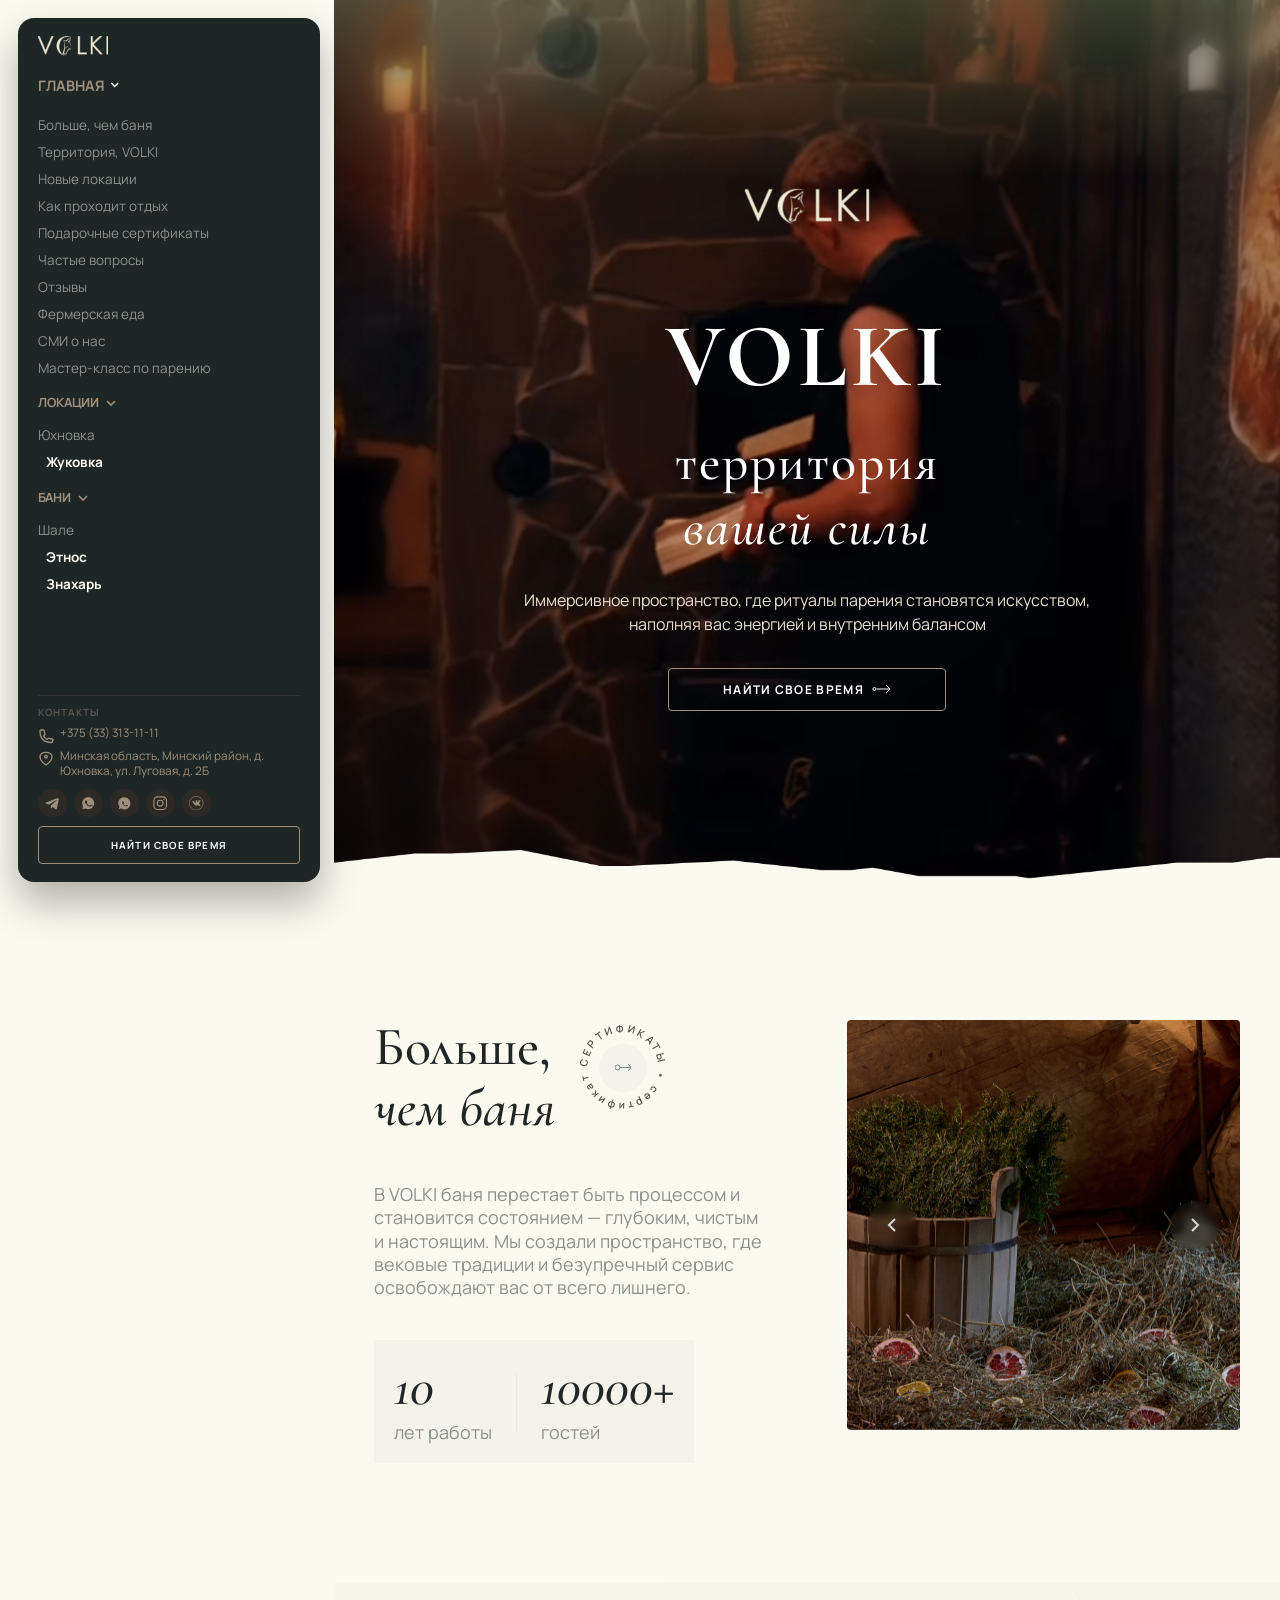
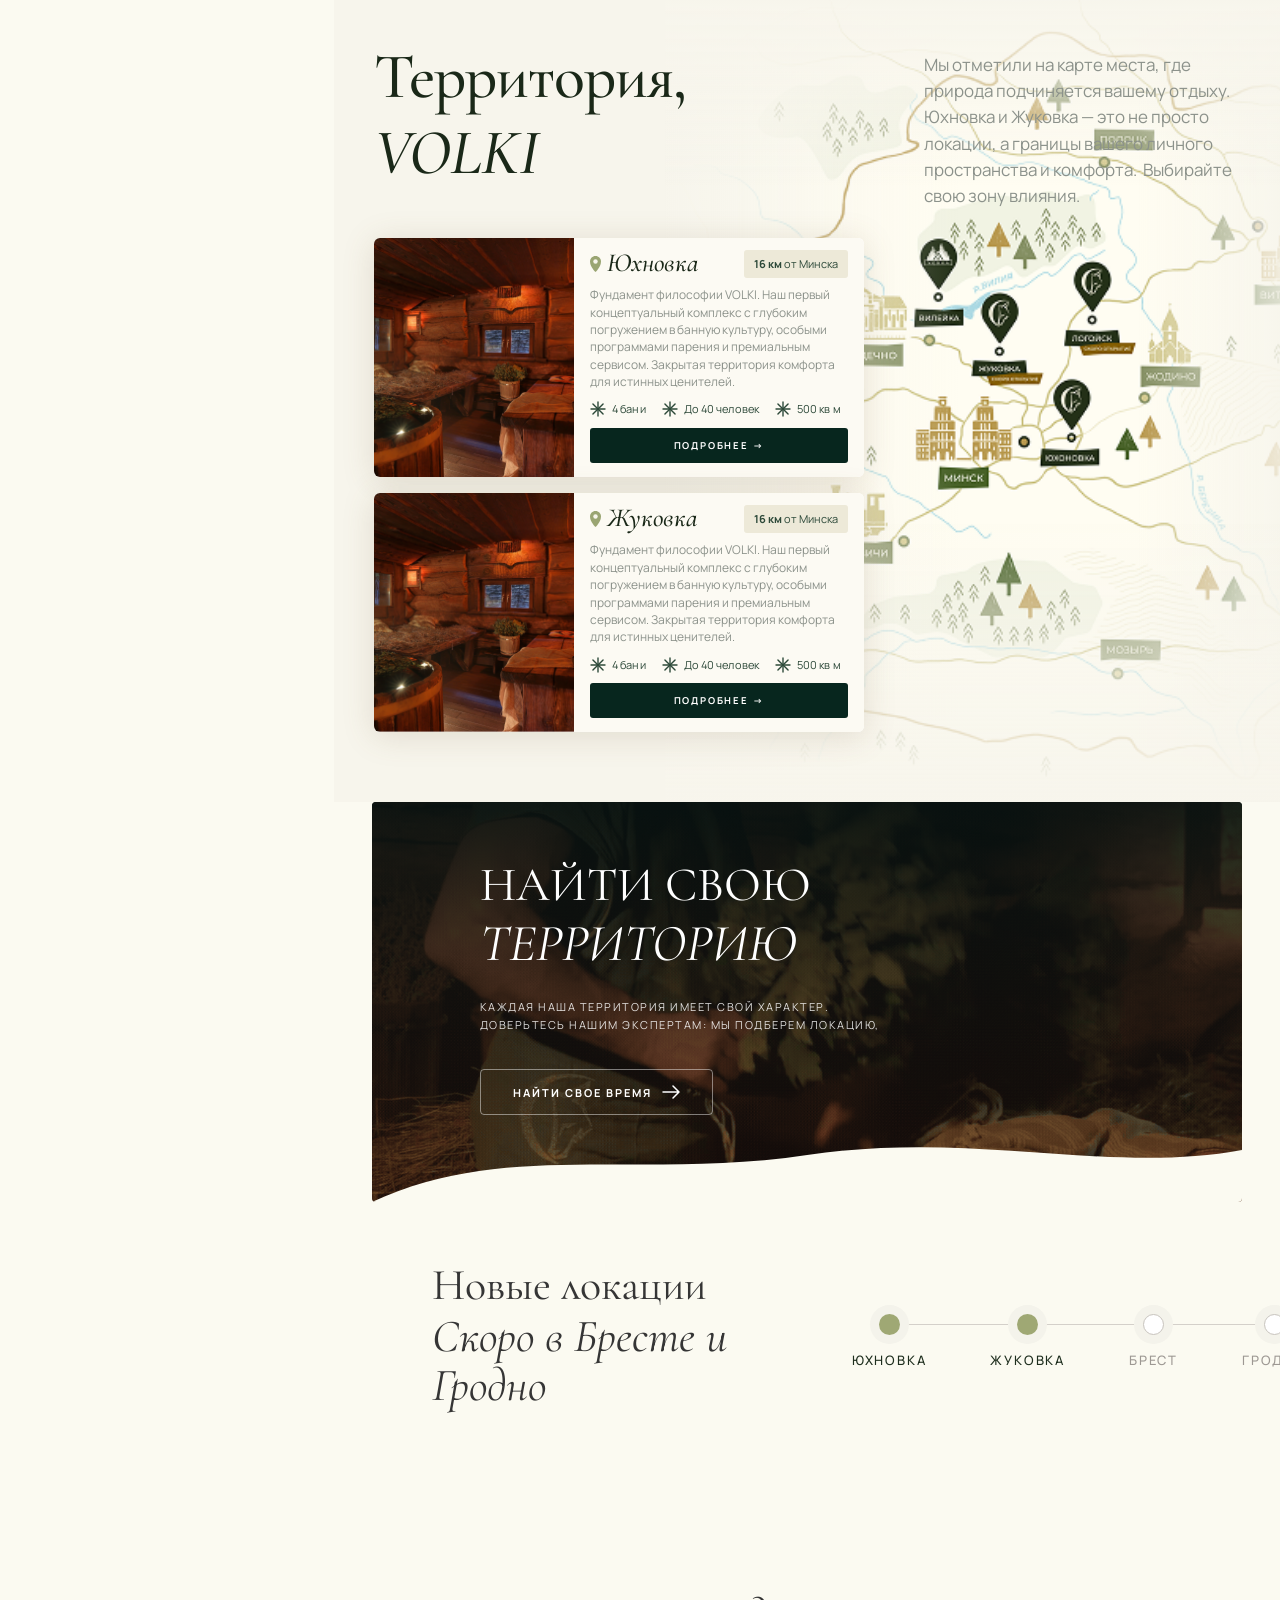
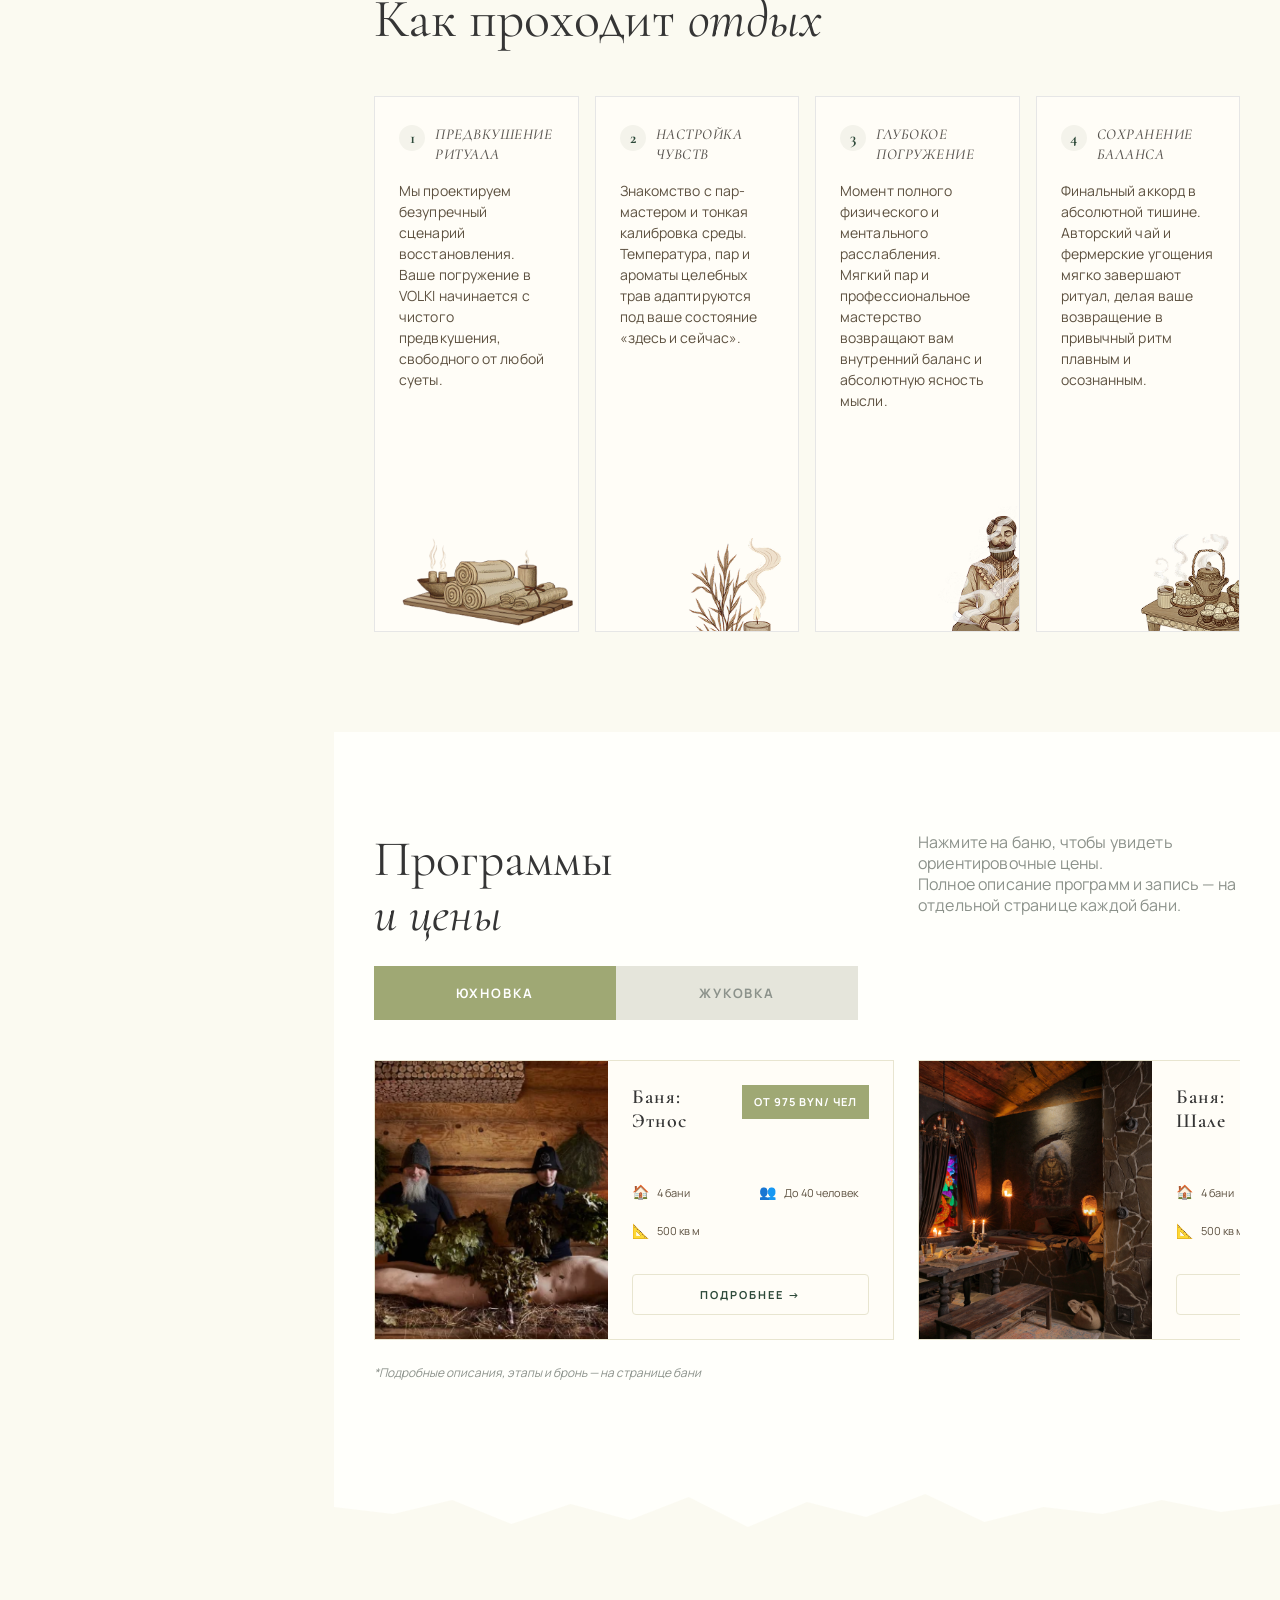
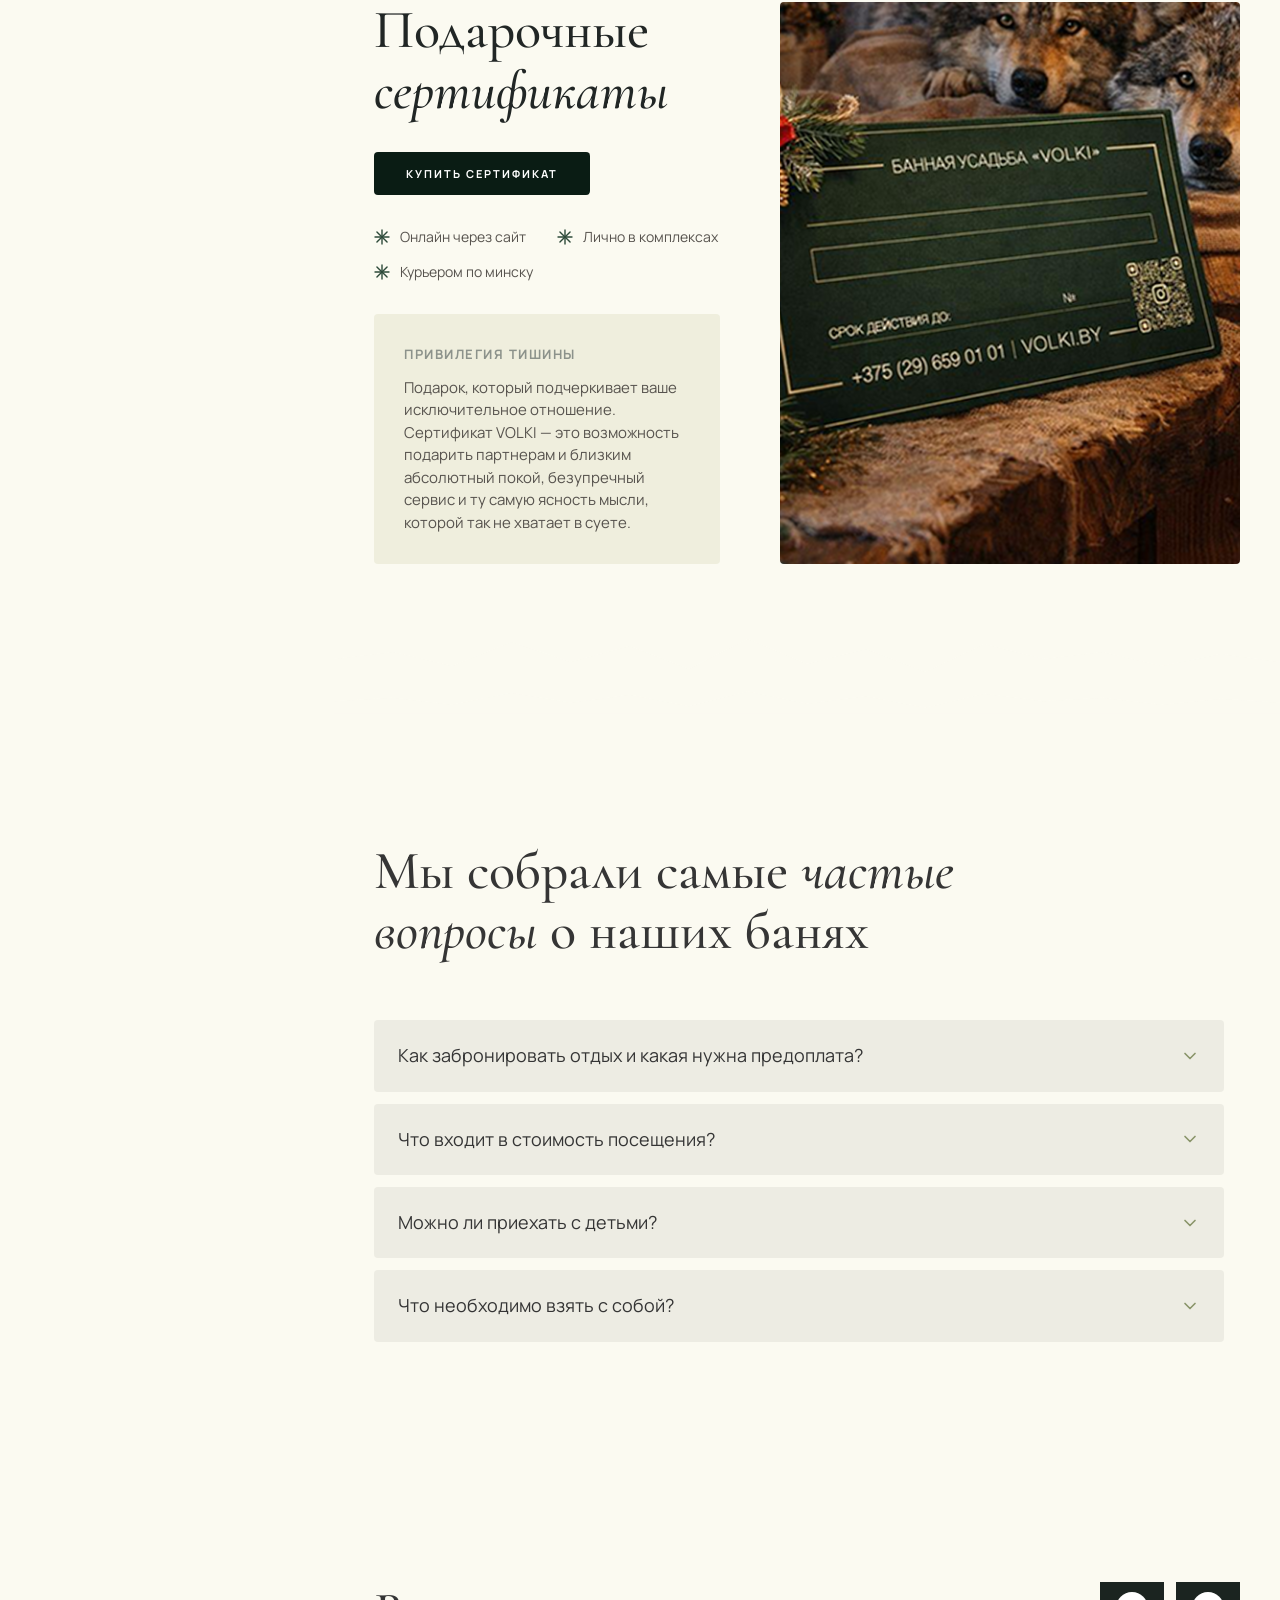
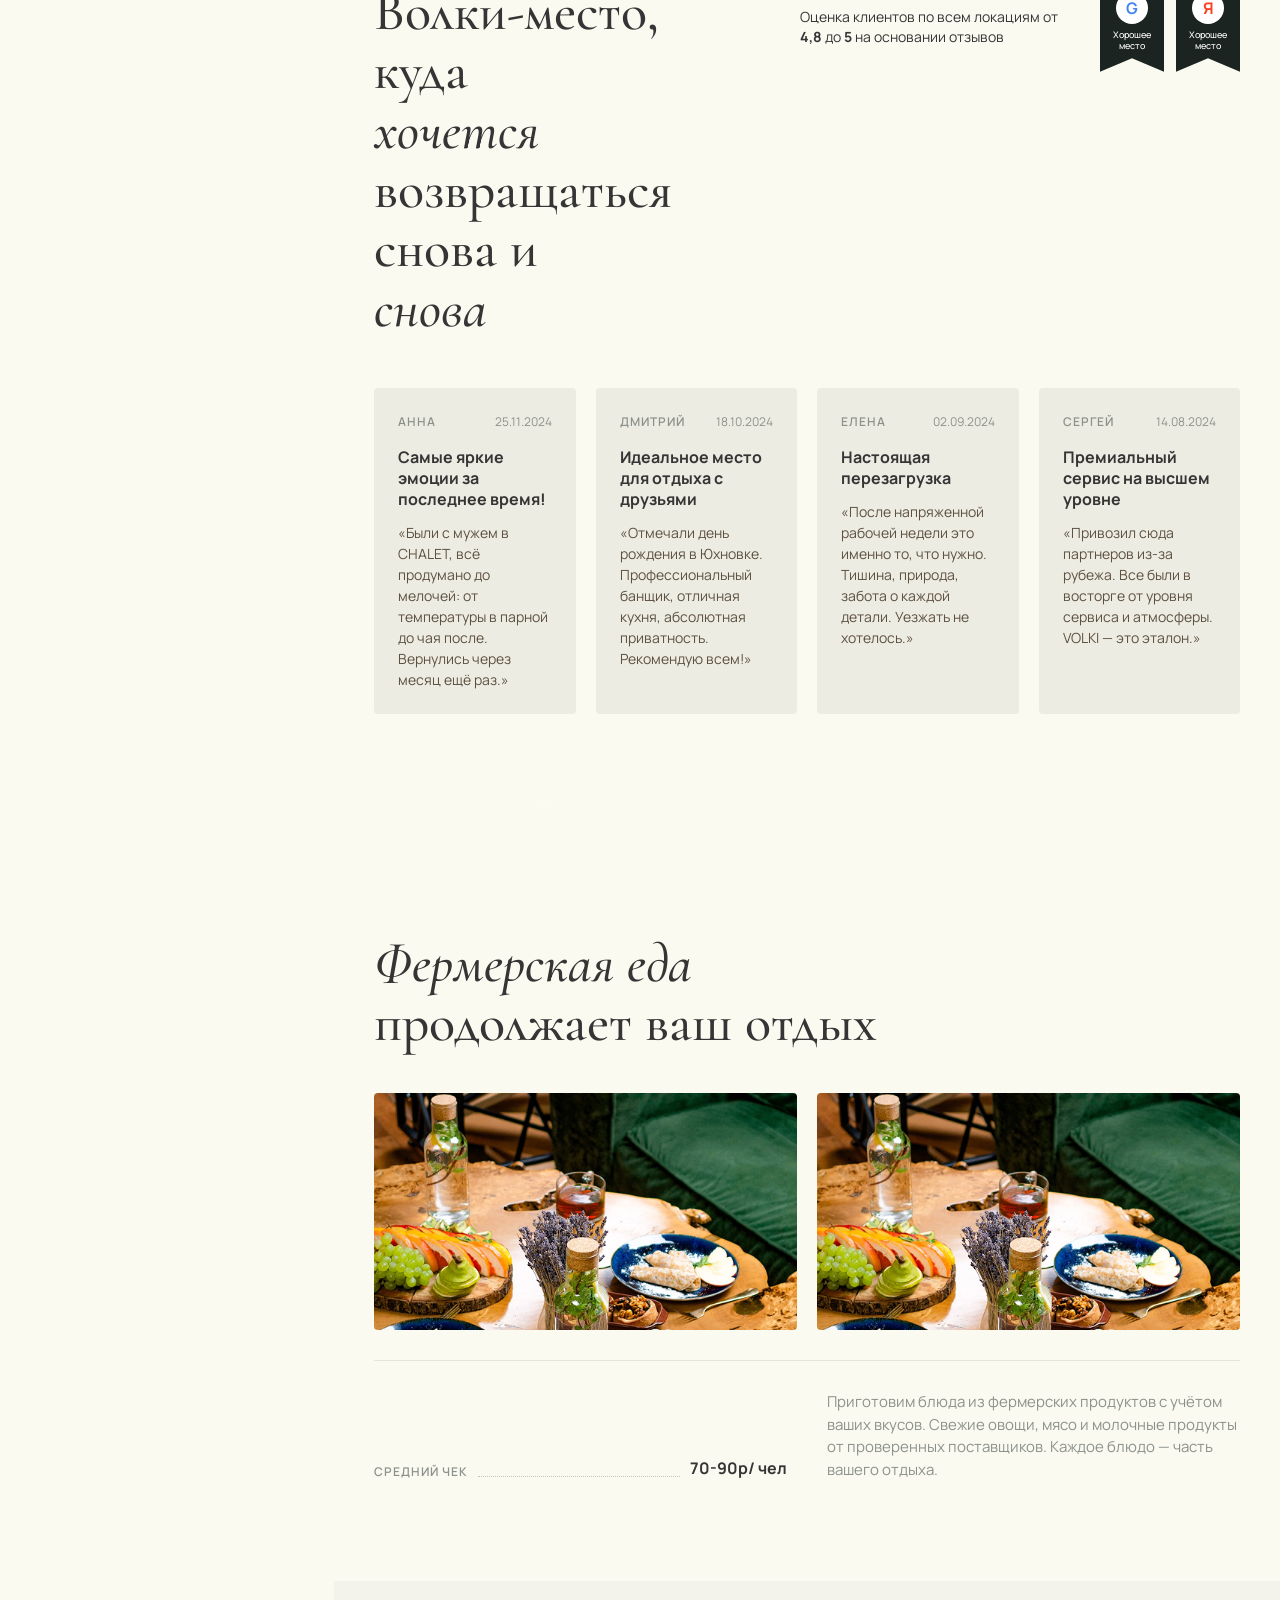
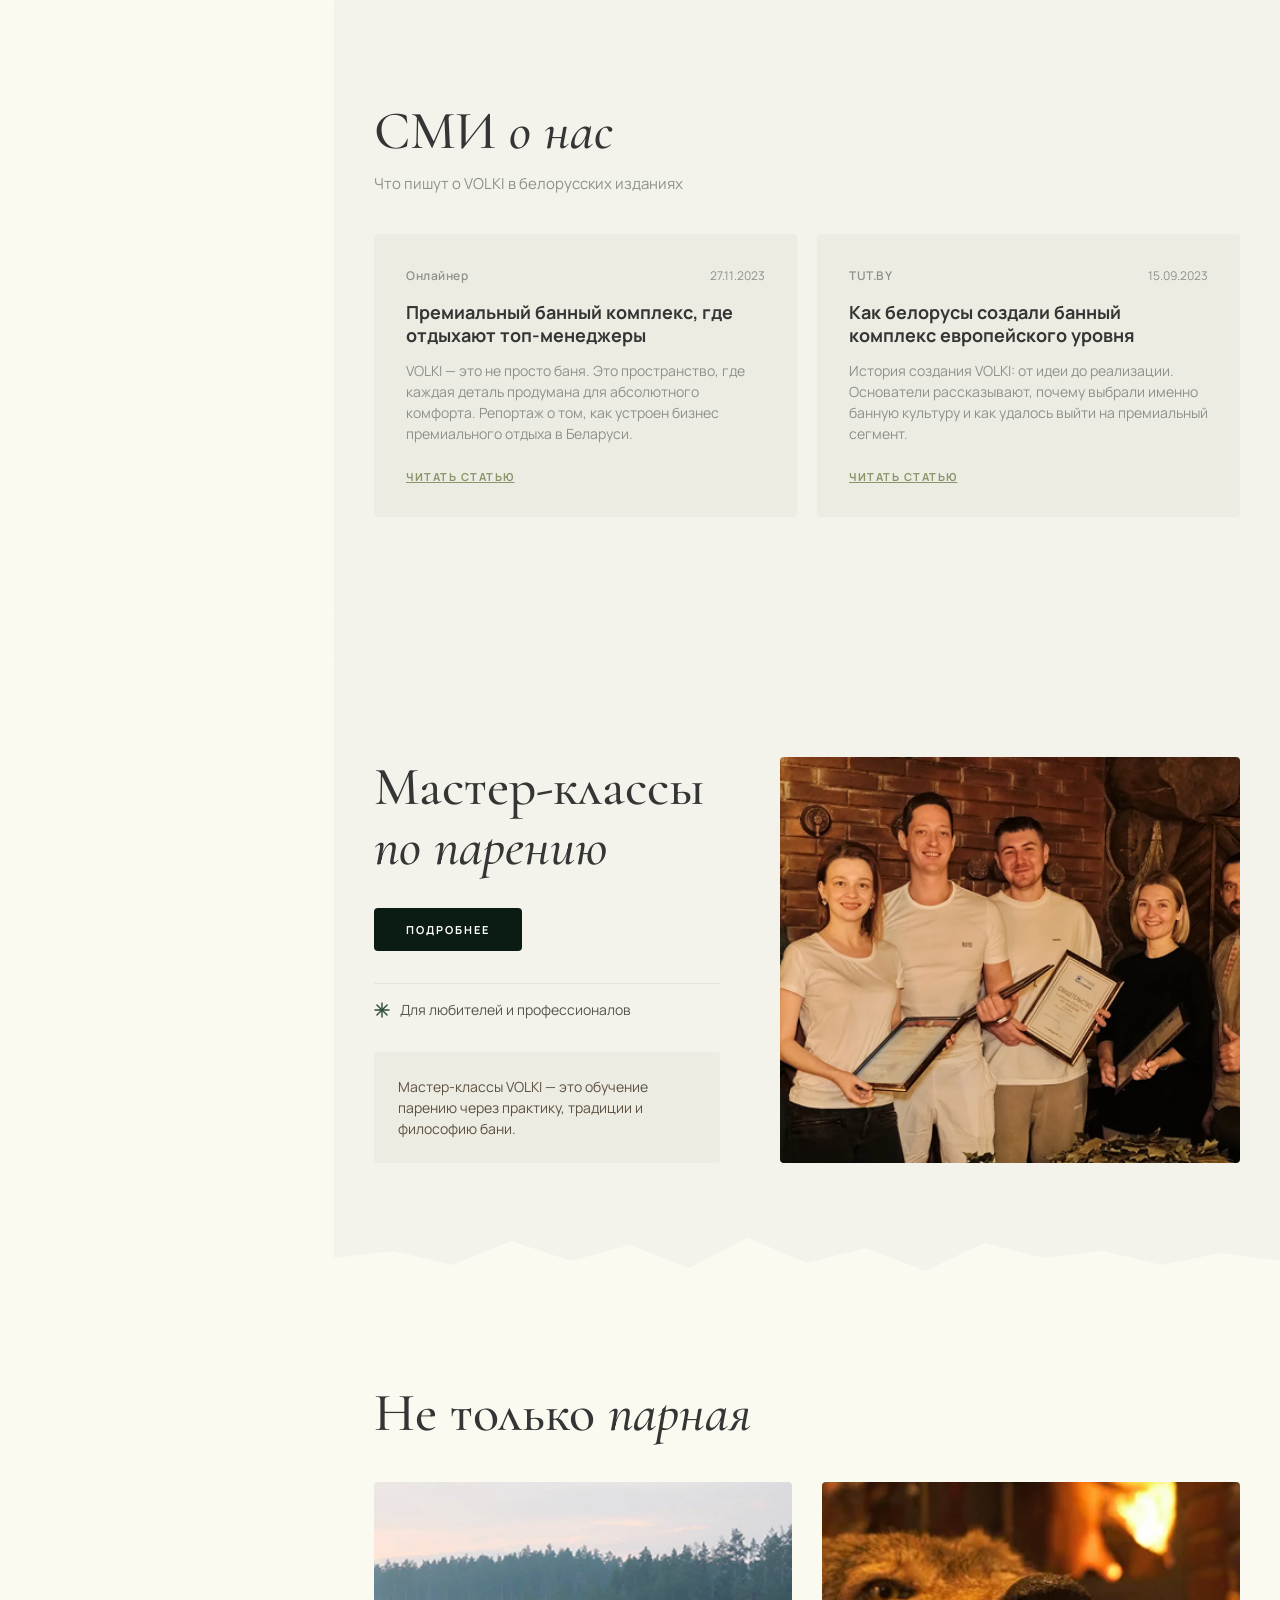
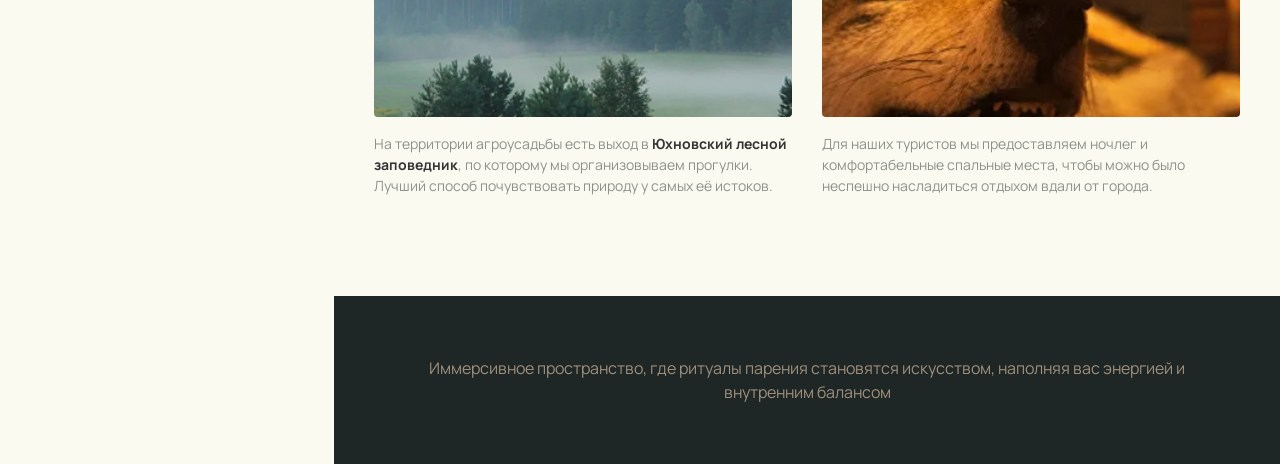
<file: index.html>
<!DOCTYPE html>
<html lang="ru">
<head>
    <meta charset="UTF-8">
    <meta name="viewport" content="width=device-width, initial-scale=1.0">
    <title>VOLKI - Территория вашей силы</title>
    <link rel="preconnect" href="https://fonts.googleapis.com">
    <link rel="preconnect" href="https://fonts.gstatic.com" crossorigin>
    <link href="https://fonts.googleapis.com/css2?family=Cormorant+Garamond:ital,wght@0,400;0,500;0,600;1,400;1,500;1,600&family=Manrope:wght@400;500;600;700&display=swap" rel="stylesheet">
    <link rel="stylesheet" href="css/home-styles.css">
    <link rel="stylesheet" href="css/sections/territory-section.css">
    <link rel="stylesheet" href="css/sections/certificates-section.css">
    <link rel="stylesheet" href="css/sections/faq-section.css">
    <link rel="stylesheet" href="css/sections/reviews-section.css">
    <link rel="stylesheet" href="css/sections/farm-food-section.css">
    <link rel="stylesheet" href="css/sections/media-section.css">
    <link rel="stylesheet" href="css/sections/masterclass-section.css">
    <link rel="stylesheet" href="css/sections/features-section.css">
</head>
<body>
    <!-- Mobile Menu Toggle -->
    <button class="menu-toggle" aria-label="Toggle menu">
        <span></span>
        <span></span>
        <span></span>
    </button>

    <!-- Left Sidebar Menu -->
    <aside class="sidebar-menu">
        <div class="sidebar-content">

            <div class="sidebar-top">
                <!-- Logo -->
                <div class="sidebar-logo">
                    <img src="assets/images/logo.png" alt="VOLKI">
                </div>

                <!-- Main Navigation -->
                <div class="sidebar-nav-header">
                    <span>ГЛАВНАЯ</span>
                    <svg width="16" height="16" viewBox="0 0 16 16" fill="none">
                        <path d="M4 6l4 4 4-4" stroke="#fbfaf1" stroke-width="1.67"/>
                    </svg>
                </div>

                <nav class="sidebar-nav">
                    <a href="#more-than-banya" class="nav-link">Больше, чем баня</a>
                    <a href="#territory" class="nav-link">Территория, VOLKI</a>
                    <a href="#new-locations" class="nav-link">Новые локации</a>
                    <a href="#rest-process" class="nav-link">Как проходит отдых</a>
                    <a href="#certificates" class="nav-link">Подарочные сертификаты</a>
                    <a href="#faq" class="nav-link">Частые вопросы</a>
                    <a href="#reviews" class="nav-link">Отзывы</a>
                    <a href="#farm-food" class="nav-link">Фермерская еда</a>
                    <a href="#media" class="nav-link">СМИ о нас</a>
                    <a href="#masterclass" class="nav-link">Мастер-класс по парению</a>
                </nav>

                <!-- Locations Section -->
                <div class="sidebar-section">
                    <div class="sidebar-section-header">
                        <span>ЛОКАЦИИ</span>
                        <svg width="16" height="16" viewBox="0 0 16 16" fill="none">
                            <path d="M4 6l4 4 4-4" stroke="#9d8f7b" stroke-width="1.67"/>
                        </svg>
                    </div>
                    <nav class="sidebar-nav" style="margin-top: 8px;">
                        <a href="location.html" class="nav-link">Юхновка</a>
                        <a href="#" class="nav-link">Жуковка</a>
                    </nav>
                </div>

                <!-- Banya Section -->
                <div class="sidebar-section">
                    <div class="sidebar-section-header">
                        <span>БАНИ</span>
                        <svg width="16" height="16" viewBox="0 0 16 16" fill="none">
                            <path d="M4 6l4 4 4-4" stroke="#9d8f7b" stroke-width="1.67"/>
                        </svg>
                    </div>
                    <nav class="sidebar-nav" style="margin-top: 8px;">
                        <a href="shale.html" class="nav-link">Шале</a>
                        <a href="#" class="nav-link">Этнос</a>
                        <a href="#" class="nav-link">Знахарь</a>
                    </nav>
                </div>
            </div>

            <!-- Bottom Section -->
            <div class="sidebar-bottom">
                <!-- Divider -->
                <div class="sidebar-divider"></div>

                <!-- Contacts -->
                <div class="sidebar-contacts">
                    <h4 class="contacts-title">Контакты</h4>

                    <a href="tel:+375333131111" class="contact-item">
                        <svg width="16" height="16" viewBox="0 0 16 16" fill="none">
                            <path d="M14.5 11.2v2.3c0 .6-.5 1-1 1-7.5 0-11.5-4-11.5-11.5 0-.6.5-1 1-1h2.3c.5 0 1 .4 1 1 0 1 .2 2 .5 2.8.2.4.1.9-.2 1.2l-1 1c.8 1.5 2 2.7 3.5 3.5l1-1c.3-.3.8-.4 1.2-.2.9.3 1.8.5 2.8.5.6 0 1 .4 1 .9z" stroke="#9d8f7b" stroke-width="1.33" fill="none"/>
                        </svg>
                        <span>+375 (33) 313-11-11</span>
                    </a>

                    <div class="contact-item">
                        <svg width="16" height="16" viewBox="0 0 16 16" fill="none">
                            <path d="M8 14s-6-4-6-8.5C2 3 4.7 1.3 8 1.3S14 3 14 5.5C14 10 8 14 8 14z" stroke="#9d8f7b" stroke-width="1.33" fill="none"/>
                            <circle cx="8" cy="5.7" r="1.3" stroke="#9d8f7b" stroke-width="1.33" fill="none"/>
                        </svg>
                        <span>Минская область, Минский район, д. Юхновка, ул. Луговая, д. 2Б</span>
                    </div>
                </div>

                <!-- Social Links -->
                <div class="sidebar-social">
                    <a href="#" class="social-link" aria-label="Telegram">
                        <svg width="20" height="20" viewBox="0 0 20 20" fill="none">
                            <path d="M18.4 2.6L1.6 9.2c-1.1.4-1.1 1.1-.2 1.4l4.3 1.3 10-6.3c.5-.3.9-.1.6.2l-8.1 7.3-.3 4.4c.4 0 .6-.2.8-.4l2-1.9 4.2 3.1c.8.4 1.3.2 1.5-.7l2.7-12.7c.3-1.1-.4-1.6-1.1-1.3z" fill="#9d8f7b"/>
                        </svg>
                    </a>
                    <a href="#" class="social-link" aria-label="WhatsApp">
                    <svg width="20" height="20" viewBox="0 0 20 20" fill="none">
                        <path d="M10 1.7C5.3 1.7 1.7 5.3 1.7 10c0 1.5.4 2.9 1.1 4.1L1.7 18.3l4.3-1.1c1.2.7 2.6 1.1 4 1.1 4.7 0 8.3-3.6 8.3-8.3S14.7 1.7 10 1.7zm4.8 11.8c-.2.6-1.2 1.1-1.6 1.2-.4 0-.9.1-2.8-.6-2.4-1-3.9-3.4-4-3.6-.1-.2-.9-1.2-.9-2.3s.6-1.6.8-1.8c.2-.2.4-.3.6-.3h.4c.2 0 .4 0 .6.4.2.5.7 1.7.8 1.8.1.1.1.3 0 .4-.1.2-.2.3-.3.4l-.4.5c-.1.1-.3.3-.1.6.2.3.7 1.2 1.6 1.9 1.1.9 2 1.2 2.3 1.3.3.1.4.1.6-.1.2-.2.7-.8.9-1.1.2-.3.4-.2.6-.1.2.1 1.3.6 1.5.7.2.1.4.2.4.3.1.2.1.9-.1 1.5z" fill="#9d8f7b"/>
                    </svg>
                </a>
                <a href="#" class="social-link" aria-label="Viber">
                    <svg width="20" height="20" viewBox="0 0 20 20" fill="none">
                        <path d="M10 1.8c-4.5 0-8.2 3.7-8.2 8.2 0 1.8.6 3.5 1.6 4.9l-1 3.3 3.4-1c1.4.9 3 1.4 4.7 1.4 4.5 0 8.2-3.7 8.2-8.2S14.5 1.8 10 1.8zm4.5 11.5c-.2.5-.9 1-1.3 1-.3 0-.7.1-2.2-.5-1.9-.8-3.1-2.7-3.2-2.8-.1-.1-.7-1-.7-1.8s.5-1.3.6-1.5c.2-.2.3-.2.5-.2h.3c.2 0 .3 0 .5.3.2.4.6 1.4.6 1.5.1.1.1.2 0 .3-.1.2-.2.2-.3.4l-.3.4c-.1.1-.2.2-.1.5.2.2.6 1 1.3 1.5.9.7 1.6 1 1.8 1 .2.1.3.1.5-.1.2-.2.6-.6.7-.9.2-.2.3-.2.5-.1.2.1 1 .5 1.2.6.2.1.3.2.3.2.1.2.1.7-.1 1.2z" fill="#9d8f7b"/>
                    </svg>
                </a>
                <a href="#" class="social-link" aria-label="Instagram">
                    <svg width="20" height="20" viewBox="0 0 20 20" fill="none">
                        <rect x="1.25" y="1.25" width="17.5" height="17.5" rx="5" stroke="#9d8f7b" stroke-width="1.5" fill="none"/>
                        <circle cx="10" cy="10" r="4" stroke="#9d8f7b" stroke-width="1.5" fill="none"/>
                        <circle cx="15.5" cy="4.5" r="1" fill="#9d8f7b"/>
                    </svg>
                </a>
                <a href="#" class="social-link" aria-label="VK">
                    <svg width="20" height="20" viewBox="0 0 20 20" fill="none">
                        <circle cx="10" cy="10" r="9.6" stroke="#9d8f7b" stroke-width="0.8" fill="none"/>
                        <path d="M10.5 13.8h.7s.2 0 .3-.1c.1-.1.1-.3.1-.3s0-1 .4-1.1c.4-.1 1 1 1.5 1.4.4.3.7.2.7.2l1.4-.1s.7 0 .4-.6c0-.1-.3-.6-1.4-1.7-1.2-1.1-1-1 .4-3 .8-1.2 1.2-2 1.1-2.3-.1-.3-.8-.2-.8-.2h-1.6s-.1 0-.2.1c-.1 0-.1.1-.1.1s-.3.7-.6 1.3c-.7 1.3-1 1.4-1.1 1.3-.3-.2-.2-.7-.2-1.1 0-1.2.2-1.7-.4-1.8-.2 0-.3-.1-.8-.1-.6 0-1.1 0-1.4.1-.2.1-.3.3-.2.3.1 0 .5.1.7.4.3.4.3 1.2.3 1.2s.2 1.4-.4 1.6c-.4.1-.9-.5-2-1.3-.3-.4-.5-.9-.5-.9s0-.1-.1-.2c-.1-.1-.2-.1-.2-.1h-1.5s-.2 0-.3.1c-.1.1 0 .2 0 .2s1.4 3.3 3 5c1.5 1.5 3.2 1.4 3.2 1.4z" fill="#9d8f7b"/>
                    </svg>
                </a>
            </div>

            <!-- CTA Button -->
            <button class="sidebar-cta">
                <span>Найти свое время</span>
            </button>
        </div>
    </div>
</aside>

    <!-- Main Content -->
    <main class="main-content">
    <!-- Hero Section -->
    <section class="hero">
        <video class="hero-video" autoplay muted loop playsinline preload="metadata" poster="assets/images/hero-poster.jpg">
            <source src="assets/images/IMG_5800.webm" type="video/webm">
            <source src="assets/images/IMG_5800.mp4" type="video/mp4">
            Ваш браузер не поддерживает видео HTML5.
        </video>
        <div class="hero-content">
            <div class="logo">
                <img src="assets/images/logo.png" alt="VOLKI">
            </div>
            <div class="hero-text">
                <h1 class="hero-title">VOLKI</h1>
                <h2 class="hero-subtitle">
                    <span class="title-regular">территория</span>
                    <span class="title-italic">вашей силы</span>
                </h2>
                <p class="hero-description">
                    Иммерсивное пространство, где ритуалы парения становятся искусством, наполняя вас энергией и внутренним балансом
                </p>
                <button class="cta-button">
                    <span>Найти свое время</span>
                    <svg width="19" height="16" viewBox="0 0 19 16" fill="none">
                        <circle cx="2.5" cy="8" r="1.5" stroke="white"/>
                        <path d="M5 8h13M14 4l4 4-4 4" stroke="white" stroke-width="1"/>
                    </svg>
                </button>
            </div>
        </div>
        <!-- Wave Divider -->
        <div class="wave-divider">
            <img src="assets/images/wave-divider.png" alt="">
        </div>
    </section>

    <!-- More Than Banya Section -->
    <section id="more-than-banya" class="more-than-banya-section">
        <div class="container">
            <div class="more-than-banya-content">
                <div class="more-than-banya-text">
                    <div class="title-with-badge">
                        <h2 class="section-title">
                            <span class="title-regular">Больше,</span>
                            <span class="title-italic">чем баня</span>
                        </h2>
                        <div class="rotating-badge">
                            <svg class="rotating-text" viewBox="0 0 100 100" width="95" height="95">
                                <defs>
                                    <path id="circlePath" d="M 50, 50 m -37, 0 a 37,37 0 1,1 74,0 a 37,37 0 1,1 -74,0"/>
                                </defs>
                                <text fill="#57534e" font-size="11" font-family="Manrope" font-weight="600" letter-spacing="3">
                                    <textPath href="#circlePath">СЕРТИФИКАТЫ • сертификат VOLKI • </textPath>
                                </text>
                            </svg>
                            <div class="badge-center">
                                <svg width="16" height="13" viewBox="0 0 16 13" fill="none">
                                    <circle cx="2.5" cy="6.5" r="2.5" fill="none" stroke="#2d4939" stroke-width="0.6"/>
                                    <path d="M5 6.5h11M13 3l3 3.5-3 3.5" stroke="#2d4939" stroke-width="0.6"/>
                                </svg>
                            </div>
                        </div>
                    </div>
                    <p class="section-description">
                        В VOLKI баня перестает быть процессом и становится состоянием — глубоким, чистым и настоящим. Мы создали пространство, где вековые традиции и безупречный сервис освобождают вас от всего лишнего.
                    </p>
                    <div class="stats-grid">
                        <div class="stat-item">
                            <div class="stat-number">10</div>
                            <div class="stat-label">лет работы</div>
                        </div>
                        <div class="stat-divider"></div>
                        <div class="stat-item">
                            <div class="stat-number">10000+</div>
                            <div class="stat-label">гостей</div>
                        </div>
                    </div>
                </div>
                <div class="more-than-banya-image">
                    <img src="assets/images/more-than-banya-bg.png" alt="VOLKI интерьер">
                    <button class="nav-btn prev-btn" aria-label="Previous">
                        <svg width="24" height="24" viewBox="0 0 24 24" fill="none">
                            <path d="M15 18l-6-6 6-6" stroke="#d9d9d9" stroke-width="2"/>
                        </svg>
                    </button>
                    <button class="nav-btn next-btn" aria-label="Next">
                        <svg width="24" height="24" viewBox="0 0 24 24" fill="none">
                            <path d="M9 18l6-6-6-6" stroke="#d9d9d9" stroke-width="2"/>
                        </svg>
                    </button>
                </div>
            </div>
        </div>
    </section>

    <!-- Territory Section -->
    <section id="territory" class="territory-section">

    <!-- ── MAP: static image ── -->
    <div class="territory-map-bg">
        <div class="map-container">
            <img src="assets/images/Karta3.png" alt="Карта территорий VOLKI">
        </div>
    </div>

    <!-- ── CONTENT ── -->
    <div class="container">
        <div class="territory-layout">

            <div class="territory-header">
                <h2 class="section-title">
                    <span class="title-regular">Территория,</span>
                    <span class="title-italic">VOLKI</span>
                </h2>
            </div>

            <div class="territory-description">
                <p>Мы отметили на карте места, где природа подчиняется вашему отдыху. Юхновка и Жуковка — это не просто локации, а границы вашего личного пространства и комфорта.&nbsp; Выбирайте свою зону влияния.</p>
            </div>

            <div class="territory-cards">

                <!-- Юхновка -->
                <div class="location-card">
                    <div class="location-image">
                        <img src="assets/images/yukhnovka-photo.png" alt="Юхновка">
                    </div>
                    <div class="location-info">
                        <div class="location-header">
                            <div class="location-title">
                                <svg class="location-icon" width="11" height="16" viewBox="0 0 11 16" fill="none">
                                    <path d="M5.5 0C2.46 0 0 2.46 0 5.5c0 5.5 5.5 10.5 5.5 10.5S11 11 11 5.5C11 2.46 8.54 0 5.5 0z" fill="#9aa572"/>
                                    <circle cx="5.5" cy="5.5" r="2.2" fill="#f7f5ec"/>
                                </svg>
                                <h3>Юхновка</h3>
                            </div>
                            <div class="location-distance"><strong>16 км</strong> от Минска</div>
                        </div>
                        <p class="location-description">Фундамент философии VOLKI. Наш первый концептуальный комплекс с глубоким погружением в банную культуру, особыми программами парения и премиальным сервисом. Закрытая территория комфорта для истинных ценителей.</p>
                        <div class="location-features">
                            <div class="feature-item">
                                <svg width="16" height="16" viewBox="0 0 16 16" fill="none" class="feature-icon">
                                    <line x1="8" y1="1" x2="8" y2="15" stroke="#2d4939" stroke-width="1.4" stroke-linecap="round"/>
                                    <line x1="1" y1="8" x2="15" y2="8" stroke="#2d4939" stroke-width="1.4" stroke-linecap="round"/>
                                    <line x1="2.93" y1="2.93" x2="13.07" y2="13.07" stroke="#2d4939" stroke-width="1.4" stroke-linecap="round"/>
                                    <line x1="13.07" y1="2.93" x2="2.93" y2="13.07" stroke="#2d4939" stroke-width="1.4" stroke-linecap="round"/>
                                </svg>
                                <span>4 бани</span>
                            </div>
                            <div class="feature-item">
                                <svg width="16" height="16" viewBox="0 0 16 16" fill="none" class="feature-icon">
                                    <line x1="8" y1="1" x2="8" y2="15" stroke="#2d4939" stroke-width="1.4" stroke-linecap="round"/>
                                    <line x1="1" y1="8" x2="15" y2="8" stroke="#2d4939" stroke-width="1.4" stroke-linecap="round"/>
                                    <line x1="2.93" y1="2.93" x2="13.07" y2="13.07" stroke="#2d4939" stroke-width="1.4" stroke-linecap="round"/>
                                    <line x1="13.07" y1="2.93" x2="2.93" y2="13.07" stroke="#2d4939" stroke-width="1.4" stroke-linecap="round"/>
                                </svg>
                                <span>До 40 человек</span>
                            </div>
                            <div class="feature-item">
                                <svg width="16" height="16" viewBox="0 0 16 16" fill="none" class="feature-icon">
                                    <line x1="8" y1="1" x2="8" y2="15" stroke="#2d4939" stroke-width="1.4" stroke-linecap="round"/>
                                    <line x1="1" y1="8" x2="15" y2="8" stroke="#2d4939" stroke-width="1.4" stroke-linecap="round"/>
                                    <line x1="2.93" y1="2.93" x2="13.07" y2="13.07" stroke="#2d4939" stroke-width="1.4" stroke-linecap="round"/>
                                    <line x1="13.07" y1="2.93" x2="2.93" y2="13.07" stroke="#2d4939" stroke-width="1.4" stroke-linecap="round"/>
                                </svg>
                                <span>500 кв м</span>
                            </div>
                        </div>
                        <button class="location-button" onclick="window.location.href='location.html'">Подробнее →</button>
                    </div>
                </div>

                <!-- Жуковка -->
                <div class="location-card">
                    <div class="location-image">
                        <img src="assets/images/zhukovka-photo.png" alt="Жуковка">
                    </div>
                    <div class="location-info">
                        <div class="location-header">
                            <div class="location-title">
                                <svg class="location-icon" width="11" height="16" viewBox="0 0 11 16" fill="none">
                                    <path d="M5.5 0C2.46 0 0 2.46 0 5.5c0 5.5 5.5 10.5 5.5 10.5S11 11 11 5.5C11 2.46 8.54 0 5.5 0z" fill="#9aa572"/>
                                    <circle cx="5.5" cy="5.5" r="2.2" fill="#f7f5ec"/>
                                </svg>
                                <h3>Жуковка</h3>
                            </div>
                            <div class="location-distance"><strong>16 км</strong> от Минска</div>
                        </div>
                        <p class="location-description">Фундамент философии VOLKI. Наш первый концептуальный комплекс с глубоким погружением в банную культуру, особыми программами парения и премиальным сервисом. Закрытая территория комфорта для истинных ценителей.</p>
                        <div class="location-features">
                            <div class="feature-item">
                                <svg width="16" height="16" viewBox="0 0 16 16" fill="none" class="feature-icon">
                                    <line x1="8" y1="1" x2="8" y2="15" stroke="#2d4939" stroke-width="1.4" stroke-linecap="round"/>
                                    <line x1="1" y1="8" x2="15" y2="8" stroke="#2d4939" stroke-width="1.4" stroke-linecap="round"/>
                                    <line x1="2.93" y1="2.93" x2="13.07" y2="13.07" stroke="#2d4939" stroke-width="1.4" stroke-linecap="round"/>
                                    <line x1="13.07" y1="2.93" x2="2.93" y2="13.07" stroke="#2d4939" stroke-width="1.4" stroke-linecap="round"/>
                                </svg>
                                <span>4 бани</span>
                            </div>
                            <div class="feature-item">
                                <svg width="16" height="16" viewBox="0 0 16 16" fill="none" class="feature-icon">
                                    <line x1="8" y1="1" x2="8" y2="15" stroke="#2d4939" stroke-width="1.4" stroke-linecap="round"/>
                                    <line x1="1" y1="8" x2="15" y2="8" stroke="#2d4939" stroke-width="1.4" stroke-linecap="round"/>
                                    <line x1="2.93" y1="2.93" x2="13.07" y2="13.07" stroke="#2d4939" stroke-width="1.4" stroke-linecap="round"/>
                                    <line x1="13.07" y1="2.93" x2="2.93" y2="13.07" stroke="#2d4939" stroke-width="1.4" stroke-linecap="round"/>
                                </svg>
                                <span>До 40 человек</span>
                            </div>
                            <div class="feature-item">
                                <svg width="16" height="16" viewBox="0 0 16 16" fill="none" class="feature-icon">
                                    <line x1="8" y1="1" x2="8" y2="15" stroke="#2d4939" stroke-width="1.4" stroke-linecap="round"/>
                                    <line x1="1" y1="8" x2="15" y2="8" stroke="#2d4939" stroke-width="1.4" stroke-linecap="round"/>
                                    <line x1="2.93" y1="2.93" x2="13.07" y2="13.07" stroke="#2d4939" stroke-width="1.4" stroke-linecap="round"/>
                                    <line x1="13.07" y1="2.93" x2="2.93" y2="13.07" stroke="#2d4939" stroke-width="1.4" stroke-linecap="round"/>
                                </svg>
                                <span>500 кв м</span>
                            </div>
                        </div>
                        <button class="location-button" onclick="window.location.href='location.html'">Подробнее →</button>
                    </div>
                </div>

            </div>

            <div class="territory-map-cell"></div>

        </div>
    </div>
</section>

    <!-- Find Territory Section -->
    <section id="new-locations" class="find-territory-section">
        <!-- Верхний блок с фоном и текстом -->
        <div class="find-territory-hero">
            <div class="hero-content">
                <h2 class="hero-title">
                    <span class="title-regular">Найти свою</span>
                    <span class="title-italic">территорию</span>
                </h2>
                <p class="hero-description">
                    Каждая наша территория имеет свой характер. Доверьтесь нашим экспертам: мы подберем локацию,
                </p>
                <button class="hero-button">
                    <span class="button-text">НАЙТИ СВОЕ ВРЕМЯ</span>
                    <svg class="button-icon" viewBox="0 0 18 14" fill="none" xmlns="http://www.w3.org/2000/svg">
                        <path d="M1 7h16M11 1l6 6-6 6" stroke="white" stroke-width="1.5" stroke-linecap="round" stroke-linejoin="round"/>
                    </svg>
                </button>
            </div>
            <svg class="hero-wave" viewBox="0 0 1300 82" fill="none" xmlns="http://www.w3.org/2000/svg" preserveAspectRatio="none">
                <path d="M0 82 C200 20 400 60 650 35 C900 10 1100 55 1300 30 L1300 82 Z" fill="#fbfaf1"/>
            </svg>
        </div>

        <!-- Нижний блок с городами -->
        <div class="find-territory-cities">
            <div class="cities-header">
                <h3 class="cities-title">
                    <span class="title-regular">Новые локации</span>
                    <span class="title-italic">Скоро в Бресте и Гродно</span>
                </h3>
            </div>

            <div class="cities-list">
                <!-- Timeline line -->
                <div class="cities-timeline"></div>

                <!-- Юхновка -->
                <div class="city-item active">
                    <div class="city-icon">
                        <div class="icon-circle">
                            <div class="icon-dot"></div>
                        </div>
                    </div>
                    <div class="city-name">ЮХНОВКА</div>
                </div>

                <!-- Жуковка -->
                <div class="city-item active">
                    <div class="city-icon">
                        <div class="icon-circle">
                            <div class="icon-dot"></div>
                        </div>
                    </div>
                    <div class="city-name">ЖУКОВКА</div>
                </div>

                <!-- Брест -->
                <div class="city-item upcoming">
                    <div class="city-icon">
                        <div class="icon-circle">
                            <div class="icon-dot empty"></div>
                        </div>
                    </div>
                    <div class="city-name">БРЕСТ</div>
                </div>

                <!-- Гродно -->
                <div class="city-item upcoming">
                    <div class="city-icon">
                        <div class="icon-circle">
                            <div class="icon-dot empty"></div>
                        </div>
                    </div>
                    <div class="city-name">ГРОДНО</div>
                </div>
            </div>
        </div>
    </section>

    <!-- How Rest Works Section -->
    <section class="rest-process-section">
        <div class="container">
            <h2 class="rest-section-title">
                <span class="title-regular">Как проходит </span><span class="title-italic">отдых</span>
            </h2>
            <div class="rest-cards">
                <div class="rest-card">
                    <div class="card-header">
                        <div class="card-number">1</div>
                        <h3 class="card-title-italic">ПРЕДВКУШЕНИЕ РИТУАЛА</h3>
                    </div>
                    <p class="card-description">Мы проектируем безупречный сценарий восстановления. Ваше погружение в VOLKI начинается с чистого предвкушения, свободного от любой суеты.</p>
                    <div class="card-spacer"></div>
                    <div class="card-image">
                        <img src="assets/images/rest-1.png" alt="Предвкушение ритуала">
                    </div>
                </div>
                <div class="rest-card">
                    <div class="card-header">
                        <div class="card-number">2</div>
                        <h3 class="card-title-italic">НАСТРОЙКА ЧУВСТВ</h3>
                    </div>
                    <p class="card-description">Знакомство с пар-мастером и тонкая калибровка среды. Температура, пар и ароматы целебных трав адаптируются под ваше состояние «здесь и сейчас».</p>
                    <div class="card-spacer"></div>
                    <div class="card-image">
                        <img src="assets/images/rest-2.png" alt="Настройка чувств">
                    </div>
                </div>
                <div class="rest-card">
                    <div class="card-header">
                        <div class="card-number">3</div>
                        <h3 class="card-title-italic">ГЛУБОКОЕ ПОГРУЖЕНИЕ</h3>
                    </div>
                    <p class="card-description">Момент полного физического и ментального расслабления. Мягкий пар и профессиональное мастерство возвращают вам внутренний баланс и абсолютную ясность мысли.</p>
                    <div class="card-spacer"></div>
                    <div class="card-image">
                        <img src="assets/images/rest-3.png" alt="Глубокое погружение">
                    </div>
                </div>
                <div class="rest-card">
                    <div class="card-header">
                        <div class="card-number">4</div>
                        <h3 class="card-title-italic">СОХРАНЕНИЕ БАЛАНСА</h3>
                    </div>
                    <p class="card-description">Финальный аккорд в абсолютной тишине. Авторский чай и фермерские угощения мягко завершают ритуал, делая ваше возвращение в привычный ритм плавным и осознанным.</p>
                    <div class="card-spacer"></div>
                    <div class="card-image">
                        <img src="assets/images/rest-4.png" alt="Сохранение баланса">
                    </div>
                </div>
            </div>
        </div>
    </section>

    <!-- Programs and Prices Section -->
    <section class="programs-section">
        <div class="container">
            <div class="programs-header">
                <div class="programs-header-left">
                    <h2 class="section-title-left">
                        <span class="title-regular">Программы</span>
                        <span class="title-italic">и цены</span>
                    </h2>
                    <div class="location-tabs">
                        <button class="tab-button active">Юхновка</button>
                        <button class="tab-button">Жуковка</button>
                    </div>
                </div>
                <p class="section-description-right">
                    Нажмите на баню, чтобы увидеть ориентировочные цены.<br>
                    Полное описание программ и запись — на отдельной странице каждой бани.
                </p>
            </div>

            <div class="banya-cards">
                <div class="banya-card">
                    <img src="assets/images/banya-etnos.png" alt="Баня Этнос" class="banya-image">
                    <div class="banya-info">
                        <div class="banya-info-header">
                            <h3 class="banya-name">Баня:<br>Этнос</h3>
                            <div class="price-tag">от 975 BYN/ чел</div>
                        </div>
                        <div class="banya-features">
                            <div class="feature">
                                <span class="feature-icon">🏠</span>
                                <span>4 бани</span>
                            </div>
                            <div class="feature">
                                <span class="feature-icon">👥</span>
                                <span>До 40 человек</span>
                            </div>
                            <div class="feature">
                                <span class="feature-icon">📐</span>
                                <span>500 кв м</span>
                            </div>
                        </div>
                        <button class="details-button">ПОДРОБНЕЕ →</button>
                    </div>
                </div>
                <div class="banya-card">
                    <img src="assets/images/banya-shale.png" alt="Баня Шале" class="banya-image">
                    <div class="banya-info">
                        <div class="banya-info-header">
                            <h3 class="banya-name">Баня:<br>Шале</h3>
                            <div class="price-tag">от 975 BYN/ чел</div>
                        </div>
                        <div class="banya-features">
                            <div class="feature">
                                <span class="feature-icon">🏠</span>
                                <span>4 бани</span>
                            </div>
                            <div class="feature">
                                <span class="feature-icon">👥</span>
                                <span>До 40 человек</span>
                            </div>
                            <div class="feature">
                                <span class="feature-icon">📐</span>
                                <span>500 кв м</span>
                            </div>
                        </div>
                        <button class="details-button">ПОДРОБНЕЕ →</button>
                    </div>
                </div>
                <div class="banya-card">
                    <img src="assets/images/banya-znahar.png" alt="Баня Знахарь" class="banya-image">
                    <div class="banya-info">
                        <div class="banya-info-header">
                            <h3 class="banya-name">Баня:<br>Знахарь</h3>
                            <div class="price-tag">от 975 BYN/ чел</div>
                        </div>
                        <div class="banya-features">
                            <div class="feature">
                                <span class="feature-icon">🏠</span>
                                <span>4 бани</span>
                            </div>
                            <div class="feature">
                                <span class="feature-icon">👥</span>
                                <span>До 40 человек</span>
                            </div>
                            <div class="feature">
                                <span class="feature-icon">📐</span>
                                <span>500 кв м</span>
                            </div>
                        </div>
                        <button class="details-button">ПОДРОБНЕЕ →</button>
                    </div>
                </div>
            </div>
            <p class="banya-cards-note">*Подробные описания, этапы и бронь — на странице бани</p>
        </div>
    </section>

    <!-- Certificates Section -->
    <section id="certificates" class="certificates-section">
        <!-- Верхний горный разделитель -->
        <svg class="certificates-divider certificates-divider-top" viewBox="0 0 1920 60" fill="none" xmlns="http://www.w3.org/2000/svg" preserveAspectRatio="none">
            <path d="M0 60 L0 35 L120 28 L240 42 L360 18 L480 38 L600 22 L720 45 L840 15 L960 40 L1080 25 L1200 48 L1320 20 L1440 35 L1560 28 L1680 42 L1800 30 L1920 38 L1920 60 Z" fill="#fffffb"/>
        </svg>

        <div class="container">
            <div class="certificates-content">
                <!-- Левая колонка -->
                <div class="certificates-left">
                    <!-- Заголовок -->
                    <h2 class="certificates-title">
                        <span class="title-regular">Подарочные</span>
                        <span class="title-italic">сертификаты</span>
                    </h2>

                    <!-- Кнопка -->
                    <button class="certificates-button">КУПИТЬ СЕРТИФИКАТ</button>

                    <!-- Список способов доставки -->
                    <div class="delivery-list">
                        <div class="delivery-item">
                            <svg class="delivery-icon" width="16" height="16" viewBox="0 0 16 16" fill="none" xmlns="http://www.w3.org/2000/svg">
                                <line x1="8" y1="1" x2="8" y2="15" stroke="#2d4939" stroke-width="1.4" stroke-linecap="round"/>
                                <line x1="1" y1="8" x2="15" y2="8" stroke="#2d4939" stroke-width="1.4" stroke-linecap="round"/>
                                <line x1="2.93" y1="2.93" x2="13.07" y2="13.07" stroke="#2d4939" stroke-width="1.4" stroke-linecap="round"/>
                                <line x1="13.07" y1="2.93" x2="2.93" y2="13.07" stroke="#2d4939" stroke-width="1.4" stroke-linecap="round"/>
                            </svg>
                            <span class="delivery-text">Онлайн через сайт</span>
                        </div>
                        <div class="delivery-item">
                            <svg class="delivery-icon" width="16" height="16" viewBox="0 0 16 16" fill="none" xmlns="http://www.w3.org/2000/svg">
                                <line x1="8" y1="1" x2="8" y2="15" stroke="#2d4939" stroke-width="1.4" stroke-linecap="round"/>
                                <line x1="1" y1="8" x2="15" y2="8" stroke="#2d4939" stroke-width="1.4" stroke-linecap="round"/>
                                <line x1="2.93" y1="2.93" x2="13.07" y2="13.07" stroke="#2d4939" stroke-width="1.4" stroke-linecap="round"/>
                                <line x1="13.07" y1="2.93" x2="2.93" y2="13.07" stroke="#2d4939" stroke-width="1.4" stroke-linecap="round"/>
                            </svg>
                            <span class="delivery-text">Лично в комплексах</span>
                        </div>
                        <div class="delivery-item">
                            <svg class="delivery-icon" width="16" height="16" viewBox="0 0 16 16" fill="none" xmlns="http://www.w3.org/2000/svg">
                                <line x1="8" y1="1" x2="8" y2="15" stroke="#2d4939" stroke-width="1.4" stroke-linecap="round"/>
                                <line x1="1" y1="8" x2="15" y2="8" stroke="#2d4939" stroke-width="1.4" stroke-linecap="round"/>
                                <line x1="2.93" y1="2.93" x2="13.07" y2="13.07" stroke="#2d4939" stroke-width="1.4" stroke-linecap="round"/>
                                <line x1="13.07" y1="2.93" x2="2.93" y2="13.07" stroke="#2d4939" stroke-width="1.4" stroke-linecap="round"/>
                            </svg>
                            <span class="delivery-text">Курьером по минску</span>
                        </div>
                    </div>

                    <!-- Инфо-блок -->
                    <div class="certificates-info-box">
                        <h3 class="info-box-subtitle">ПРИВИЛЕГИЯ ТИШИНЫ</h3>
                        <p class="info-box-text">Подарок, который подчеркивает ваше исключительное отношение. Сертификат VOLKI — это возможность подарить партнерам и близким абсолютный покой, безупречный сервис и ту самую ясность мысли, которой так не хватает в суете.</p>
                    </div>
                </div>

                <!-- Правая колонка (картинка) -->
                <div class="certificates-right">
                    <img src="assets/images/sertificat.png" alt="Подарочный сертификат VOLKI" class="certificates-image">
                </div>
            </div>
        </div>

        <!-- Нижний горный разделитель -->
        <svg class="certificates-divider certificates-divider-bottom" viewBox="0 0 1920 60" fill="none" xmlns="http://www.w3.org/2000/svg" preserveAspectRatio="none">
            <path d="M0 60 L0 35 L120 28 L240 42 L360 18 L480 38 L600 22 L720 45 L840 15 L960 40 L1080 25 L1200 48 L1320 20 L1440 35 L1560 28 L1680 42 L1800 30 L1920 38 L1920 60 Z" fill="#fbfaf1"/>
        </svg>
    </section>

    <!-- FAQ Section -->
    <section id="faq" class="faq-section">
        <!-- Верхний горный разделитель -->
        <svg class="faq-divider faq-divider-top" viewBox="0 0 1920 60" fill="none" xmlns="http://www.w3.org/2000/svg" preserveAspectRatio="none">
            <path d="M0 60 L0 35 L120 28 L240 42 L360 18 L480 38 L600 22 L720 45 L840 15 L960 40 L1080 25 L1200 48 L1320 20 L1440 35 L1560 28 L1680 42 L1800 30 L1920 38 L1920 60 Z" fill="#fbfaf1"/>
        </svg>

        <div class="container">
            <h2 class="faq-title">
                <span class="title-regular">Мы собрали самые </span><span class="title-italic">частые</span><br>
                <span class="title-italic">вопросы</span><span class="title-regular"> о наших банях</span>
            </h2>

            <div class="faq-list">
                <div class="faq-item">
                    <button class="faq-question">
                        <span>Как забронировать отдых и какая нужна предоплата?</span>
                        <svg class="faq-icon" width="20" height="20" viewBox="0 0 20 20" fill="none" xmlns="http://www.w3.org/2000/svg">
                            <path d="M5 7.5l5 5 5-5" stroke="#8a956a" stroke-width="1.67" stroke-linecap="round" stroke-linejoin="round"/>
                        </svg>
                    </button>
                    <div class="faq-answer">
                        <p>Для бронирования свяжитесь с нами по телефону или через форму на сайте. Предоплата составляет 30% от стоимости.</p>
                    </div>
                </div>

                <div class="faq-item">
                    <button class="faq-question">
                        <span>Что входит в стоимость посещения?</span>
                        <svg class="faq-icon" width="20" height="20" viewBox="0 0 20 20" fill="none" xmlns="http://www.w3.org/2000/svg">
                            <path d="M5 7.5l5 5 5-5" stroke="#8a956a" stroke-width="1.67" stroke-linecap="round" stroke-linejoin="round"/>
                        </svg>
                    </button>
                    <div class="faq-answer">
                        <p>В стоимость входит аренда бани, услуги банщика, веники, чай и легкие закуски.</p>
                    </div>
                </div>

                <div class="faq-item">
                    <button class="faq-question">
                        <span>Можно ли приехать с детьми?</span>
                        <svg class="faq-icon" width="20" height="20" viewBox="0 0 20 20" fill="none" xmlns="http://www.w3.org/2000/svg">
                            <path d="M5 7.5l5 5 5-5" stroke="#8a956a" stroke-width="1.67" stroke-linecap="round" stroke-linejoin="round"/>
                        </svg>
                    </button>
                    <div class="faq-answer">
                        <p>Да, дети приветствуются. Рекомендуемый возраст от 7 лет.</p>
                    </div>
                </div>

                <div class="faq-item">
                    <button class="faq-question">
                        <span>Что необходимо взять с собой?</span>
                        <svg class="faq-icon" width="20" height="20" viewBox="0 0 20 20" fill="none" xmlns="http://www.w3.org/2000/svg">
                            <path d="M5 7.5l5 5 5-5" stroke="#8a956a" stroke-width="1.67" stroke-linecap="round" stroke-linejoin="round"/>
                        </svg>
                    </button>
                    <div class="faq-answer">
                        <p>Возьмите купальные принадлежности, сменную обувь и хорошее настроение. Остальное мы предоставим.</p>
                    </div>
                </div>
            </div>
        </div>
    </section>

    <!-- Reviews Section -->
    <section id="reviews" class="reviews-section">
        <div class="container">
            <!-- Шапка секции -->
            <div class="reviews-header">
                <!-- Заголовок -->
                <h2 class="reviews-title">
                    <span class="title-regular">Волки-место, куда</span>
                    <span class="title-italic">хочется</span>
                    <span class="title-regular">возвращаться снова и</span>
                    <span class="title-italic">снова</span>
                </h2>

                <!-- Рейтинг и бейджи -->
                <div class="reviews-rating">
                    <p class="reviews-rating-text">
                        Оценка клиентов по всем локациям от <strong>4,8</strong> до <strong>5</strong> на основании отзывов
                    </p>
                    <div class="reviews-badges">
                        <!-- Google Badge -->
                        <div class="reviews-badge">
                            <div class="badge-icon">
                                <span class="badge-icon-text badge-icon-google">G</span>
                            </div>
                            <div class="badge-text">Хорошее<br>место</div>
                        </div>
                        <!-- Yandex Badge -->
                        <div class="reviews-badge">
                            <div class="badge-icon">
                                <span class="badge-icon-text badge-icon-yandex">Я</span>
                            </div>
                            <div class="badge-text">Хорошее<br>место</div>
                        </div>
                    </div>
                </div>
            </div>

            <!-- Сетка карточек отзывов -->
            <div class="reviews-grid">
                <!-- Карточка 1 -->
                <div class="review-card">
                    <div class="review-card-header">
                        <span class="review-card-name">АННА</span>
                        <span class="review-card-date">25.11.2024</span>
                    </div>
                    <h3 class="review-card-title">Самые яркие эмоции за последнее время!</h3>
                    <p class="review-card-text">Были с мужем в CHALET, всё продумано до мелочей: от температуры в парной до чая после. Вернулись через месяц ещё раз.</p>
                </div>

                <!-- Карточка 2 -->
                <div class="review-card">
                    <div class="review-card-header">
                        <span class="review-card-name">ДМИТРИЙ</span>
                        <span class="review-card-date">18.10.2024</span>
                    </div>
                    <h3 class="review-card-title">Идеальное место для отдыха с друзьями</h3>
                    <p class="review-card-text">Отмечали день рождения в Юхновке. Профессиональный банщик, отличная кухня, абсолютная приватность. Рекомендую всем!</p>
                </div>

                <!-- Карточка 3 -->
                <div class="review-card">
                    <div class="review-card-header">
                        <span class="review-card-name">ЕЛЕНА</span>
                        <span class="review-card-date">02.09.2024</span>
                    </div>
                    <h3 class="review-card-title">Настоящая перезагрузка</h3>
                    <p class="review-card-text">После напряженной рабочей недели это именно то, что нужно. Тишина, природа, забота о каждой детали. Уезжать не хотелось.</p>
                </div>

                <!-- Карточка 4 -->
                <div class="review-card">
                    <div class="review-card-header">
                        <span class="review-card-name">СЕРГЕЙ</span>
                        <span class="review-card-date">14.08.2024</span>
                    </div>
                    <h3 class="review-card-title">Премиальный сервис на высшем уровне</h3>
                    <p class="review-card-text">Привозил сюда партнеров из-за рубежа. Все были в восторге от уровня сервиса и атмосферы. VOLKI — это эталон.</p>
                </div>
            </div>
        </div>

        <!-- Нижний горный разделитель -->
        <svg class="reviews-divider reviews-divider-bottom" viewBox="0 0 1920 60" fill="none" xmlns="http://www.w3.org/2000/svg" preserveAspectRatio="none">
            <path d="M0 60 L0 35 L120 28 L240 42 L360 18 L480 38 L600 22 L720 45 L840 15 L960 40 L1080 25 L1200 48 L1320 20 L1440 35 L1560 28 L1680 42 L1800 30 L1920 38 L1920 60 Z" fill="#fbfaf1"/>
        </svg>
    </section>

    <!-- Farm Food Section -->
    <section id="farm-food" class="farm-food-section">
        <div class="container">
            <!-- Заголовок -->
            <h2 class="farm-food-title">
                <span class="title-italic">Фермерская еда</span>
                <span class="title-regular">продолжает ваш отдых</span>
            </h2>

            <!-- Фотографии -->
            <div class="farm-food-images">
                <img src="assets/images/foog.png" alt="Фермерская еда" class="farm-food-image">
                <img src="assets/images/foog.png" alt="Фермерская еда" class="farm-food-image">
            </div>

            <!-- Подвал секции -->
            <div class="farm-food-footer">
                <!-- Левая колонка (Цена) -->
                <div class="farm-food-price">
                    <span class="farm-food-price-label">СРЕДНИЙ ЧЕК</span>
                    <span class="farm-food-price-dots"></span>
                    <span class="farm-food-price-value">70-90р/ чел</span>
                </div>

                <!-- Правая колонка (Описание) -->
                <p class="farm-food-description">
                    Приготовим блюда из фермерских продуктов с учётом ваших вкусов. Свежие овощи, мясо и молочные продукты от проверенных поставщиков. Каждое блюдо — часть вашего отдыха.
                </p>
            </div>
        </div>
    </section>

    <!-- Media Section -->
    <section id="media" class="media-section">
        <!-- Верхний горный разделитель -->
        <svg class="media-divider media-divider-top" viewBox="0 0 1920 60" fill="none" xmlns="http://www.w3.org/2000/svg" preserveAspectRatio="none">
            <path d="M0 60 L0 35 L120 28 L240 42 L360 18 L480 38 L600 22 L720 45 L840 15 L960 40 L1080 25 L1200 48 L1320 20 L1440 35 L1560 28 L1680 42 L1800 30 L1920 38 L1920 60 Z" fill="#f4f3eb"/>
        </svg>

        <div class="container">
            <!-- Заголовок -->
            <h2 class="media-title">
                <span class="title-regular">СМИ </span><span class="title-italic">о нас</span>
            </h2>

            <!-- Подзаголовок -->
            <p class="media-subtitle">Что пишут о VOLKI в белорусских изданиях</p>

            <!-- Сетка карточек -->
            <div class="media-grid">
                <!-- Карточка 1 -->
                <article class="media-card">
                    <div class="media-card-header">
                        <span class="media-card-source">Онлайнер</span>
                        <span class="media-card-date">27.11.2023</span>
                    </div>
                    <h3 class="media-card-title">Премиальный банный комплекс, где отдыхают топ-менеджеры</h3>
                    <p class="media-card-text">
                        VOLKI — это не просто баня. Это пространство, где каждая деталь продумана для абсолютного комфорта. Репортаж о том, как устроен бизнес премиального отдыха в Беларуси.
                    </p>
                    <a href="#" class="media-card-link">ЧИТАТЬ СТАТЬЮ</a>
                </article>

                <!-- Карточка 2 -->
                <article class="media-card">
                    <div class="media-card-header">
                        <span class="media-card-source">TUT.BY</span>
                        <span class="media-card-date">15.09.2023</span>
                    </div>
                    <h3 class="media-card-title">Как белорусы создали банный комплекс европейского уровня</h3>
                    <p class="media-card-text">
                        История создания VOLKI: от идеи до реализации. Основатели рассказывают, почему выбрали именно банную культуру и как удалось выйти на премиальный сегмент.
                    </p>
                    <a href="#" class="media-card-link">ЧИТАТЬ СТАТЬЮ</a>
                </article>
            </div>
        </div>

        <!-- Нижний горный разделитель -->
        <svg class="media-divider media-divider-bottom" viewBox="0 0 1920 60" fill="none" xmlns="http://www.w3.org/2000/svg" preserveAspectRatio="none">
            <path d="M0 60 L0 35 L120 28 L240 42 L360 18 L480 38 L600 22 L720 45 L840 15 L960 40 L1080 25 L1200 48 L1320 20 L1440 35 L1560 28 L1680 42 L1800 30 L1920 38 L1920 60 Z" fill="#f4f3eb"/>
        </svg>
    </section>

    <!-- Masterclass Section -->
    <section id="masterclass" class="masterclass-section">
        <!-- Верхний горный разделитель -->
        <svg class="masterclass-divider masterclass-divider-top" viewBox="0 0 1920 60" fill="none" xmlns="http://www.w3.org/2000/svg" preserveAspectRatio="none">
            <path d="M0 60 L0 35 L120 28 L240 42 L360 18 L480 38 L600 22 L720 45 L840 15 L960 40 L1080 25 L1200 48 L1320 20 L1440 35 L1560 28 L1680 42 L1800 30 L1920 38 L1920 60 Z" fill="#f4f3eb"/>
        </svg>

        <div class="container">
            <div class="masterclass-content">
                <!-- Левая колонка -->
                <div class="masterclass-left">
                    <!-- Заголовок -->
                    <h2 class="masterclass-title">
                        <span class="title-regular">Мастер-классы</span>
                        <span class="title-italic">по парению</span>
                    </h2>

                    <!-- Кнопка -->
                    <button class="masterclass-button">ПОДРОБНЕЕ</button>

                    <!-- Элемент списка -->
                    <div class="masterclass-feature">
                        <svg class="masterclass-feature-icon" width="16" height="16" viewBox="0 0 16 16" fill="none" xmlns="http://www.w3.org/2000/svg">
                            <line x1="8" y1="1" x2="8" y2="15" stroke="#2d4939" stroke-width="1.4" stroke-linecap="round"/>
                            <line x1="1" y1="8" x2="15" y2="8" stroke="#2d4939" stroke-width="1.4" stroke-linecap="round"/>
                            <line x1="2.93" y1="2.93" x2="13.07" y2="13.07" stroke="#2d4939" stroke-width="1.4" stroke-linecap="round"/>
                            <line x1="13.07" y1="2.93" x2="2.93" y2="13.07" stroke="#2d4939" stroke-width="1.4" stroke-linecap="round"/>
                        </svg>
                        <span class="masterclass-feature-text">Для любителей и профессионалов</span>
                    </div>

                    <!-- Инфо-блок -->
                    <div class="masterclass-info-box">
                        <p class="masterclass-info-text">Мастер-классы VOLKI — это обучение парению через практику, традиции и философию бани.</p>
                    </div>
                </div>

                <!-- Правая колонка (картинка) -->
                <div class="masterclass-right">
                    <img src="assets/images/команда.png" alt="Мастер-классы по парению" class="masterclass-image">
                </div>
            </div>
        </div>

        <!-- Нижний горный разделитель -->
        <svg class="masterclass-divider masterclass-divider-bottom" viewBox="0 0 1920 60" fill="none" xmlns="http://www.w3.org/2000/svg" preserveAspectRatio="none">
            <path d="M0 60 L0 35 L120 28 L240 42 L360 18 L480 38 L600 22 L720 45 L840 15 L960 40 L1080 25 L1200 48 L1320 20 L1440 35 L1560 28 L1680 42 L1800 30 L1920 38 L1920 60 Z" fill="#fbfaf1"/>
        </svg>
    </section>

    <!-- Features Section -->
    <section class="features-section">
        <div class="container">
            <!-- Заголовок -->
            <h2 class="features-title">
                <span class="title-regular">Не только </span><span class="title-italic">парная</span>
            </h2>

            <!-- Сетка карточек -->
            <div class="features-grid">
                <!-- Левая карточка -->
                <div class="features-card">
                    <img src="assets/images/туман.png" alt="Юхновский лесной заповедник" class="features-card-image">
                    <p class="features-card-text">
                        На территории агроусадьбы есть выход в <strong>Юхновский лесной заповедник</strong>, по которому мы организовываем прогулки. Лучший способ почувствовать природу у самых её истоков.
                    </p>
                </div>

                <!-- Правая карточка -->
                <div class="features-card">
                    <img src="assets/images/волкпоследний.png" alt="Комфортабельные спальные места" class="features-card-image">
                    <p class="features-card-text">
                        Для наших туристов мы предоставляем ночлег и комфортабельные спальные места, чтобы можно было неспешно насладиться отдыхом вдали от города.
                    </p>
                </div>
            </div>
        </div>
    </section>

    <!-- Footer -->
    <footer class="footer-section">
        <div class="container">
            <p class="footer-text">Иммерсивное пространство, где ритуалы парения становятся искусством, наполняя вас энергией и внутренним балансом</p>
        </div>
    </footer>


    <script src="js/home-script.js"></script>
</main>
</body>
</html>
</file>
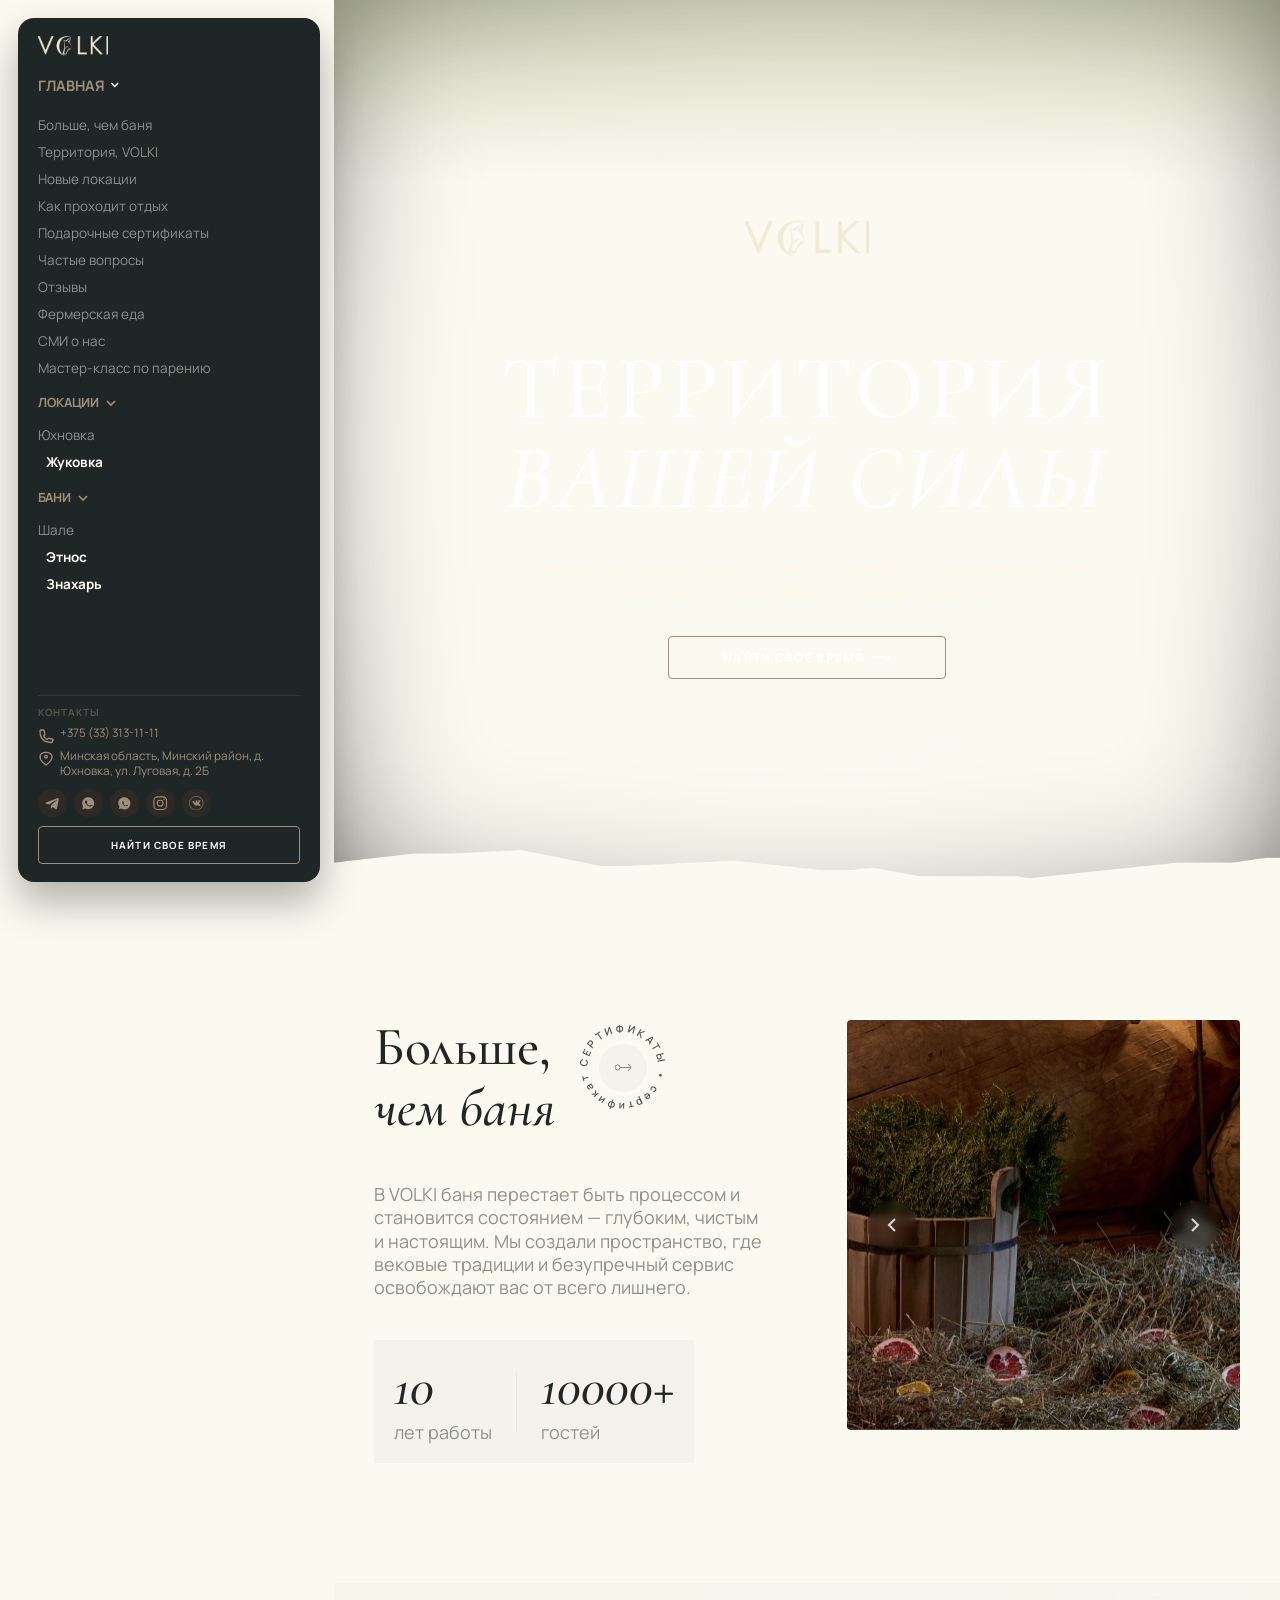
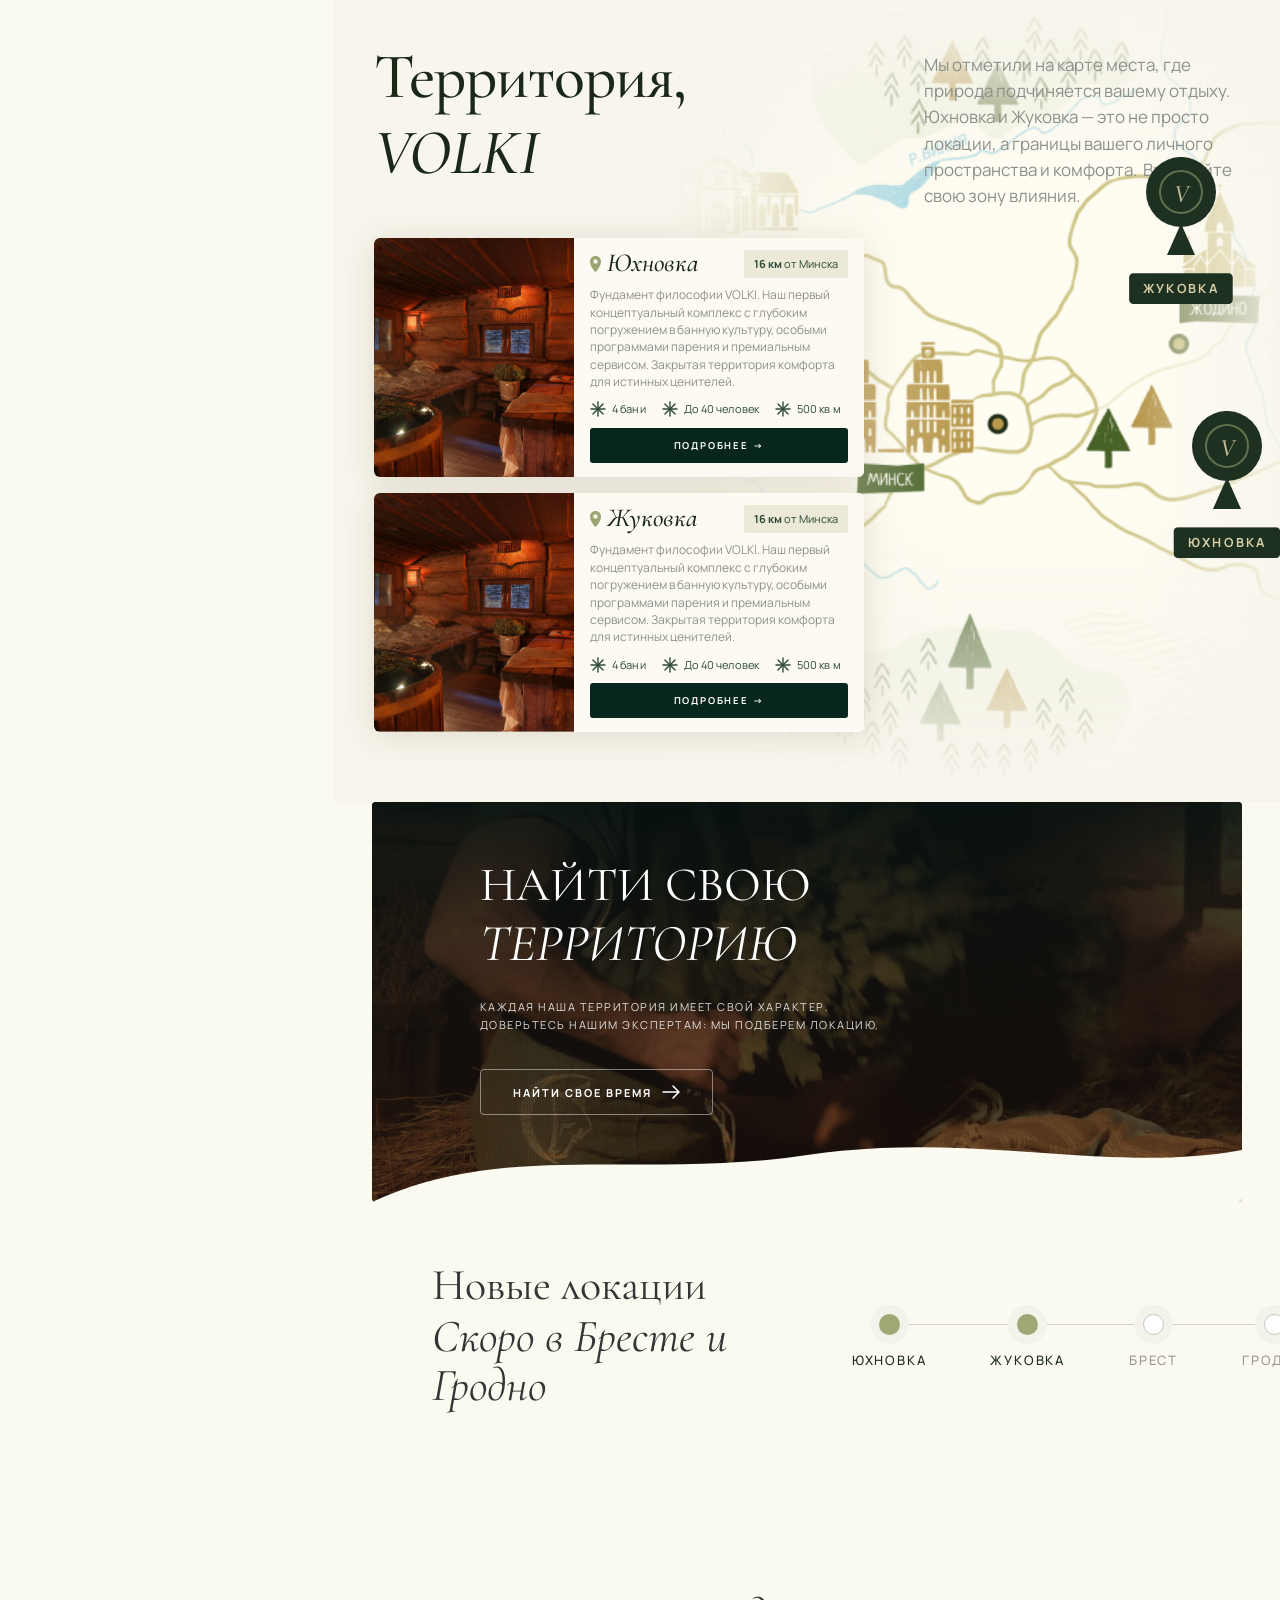
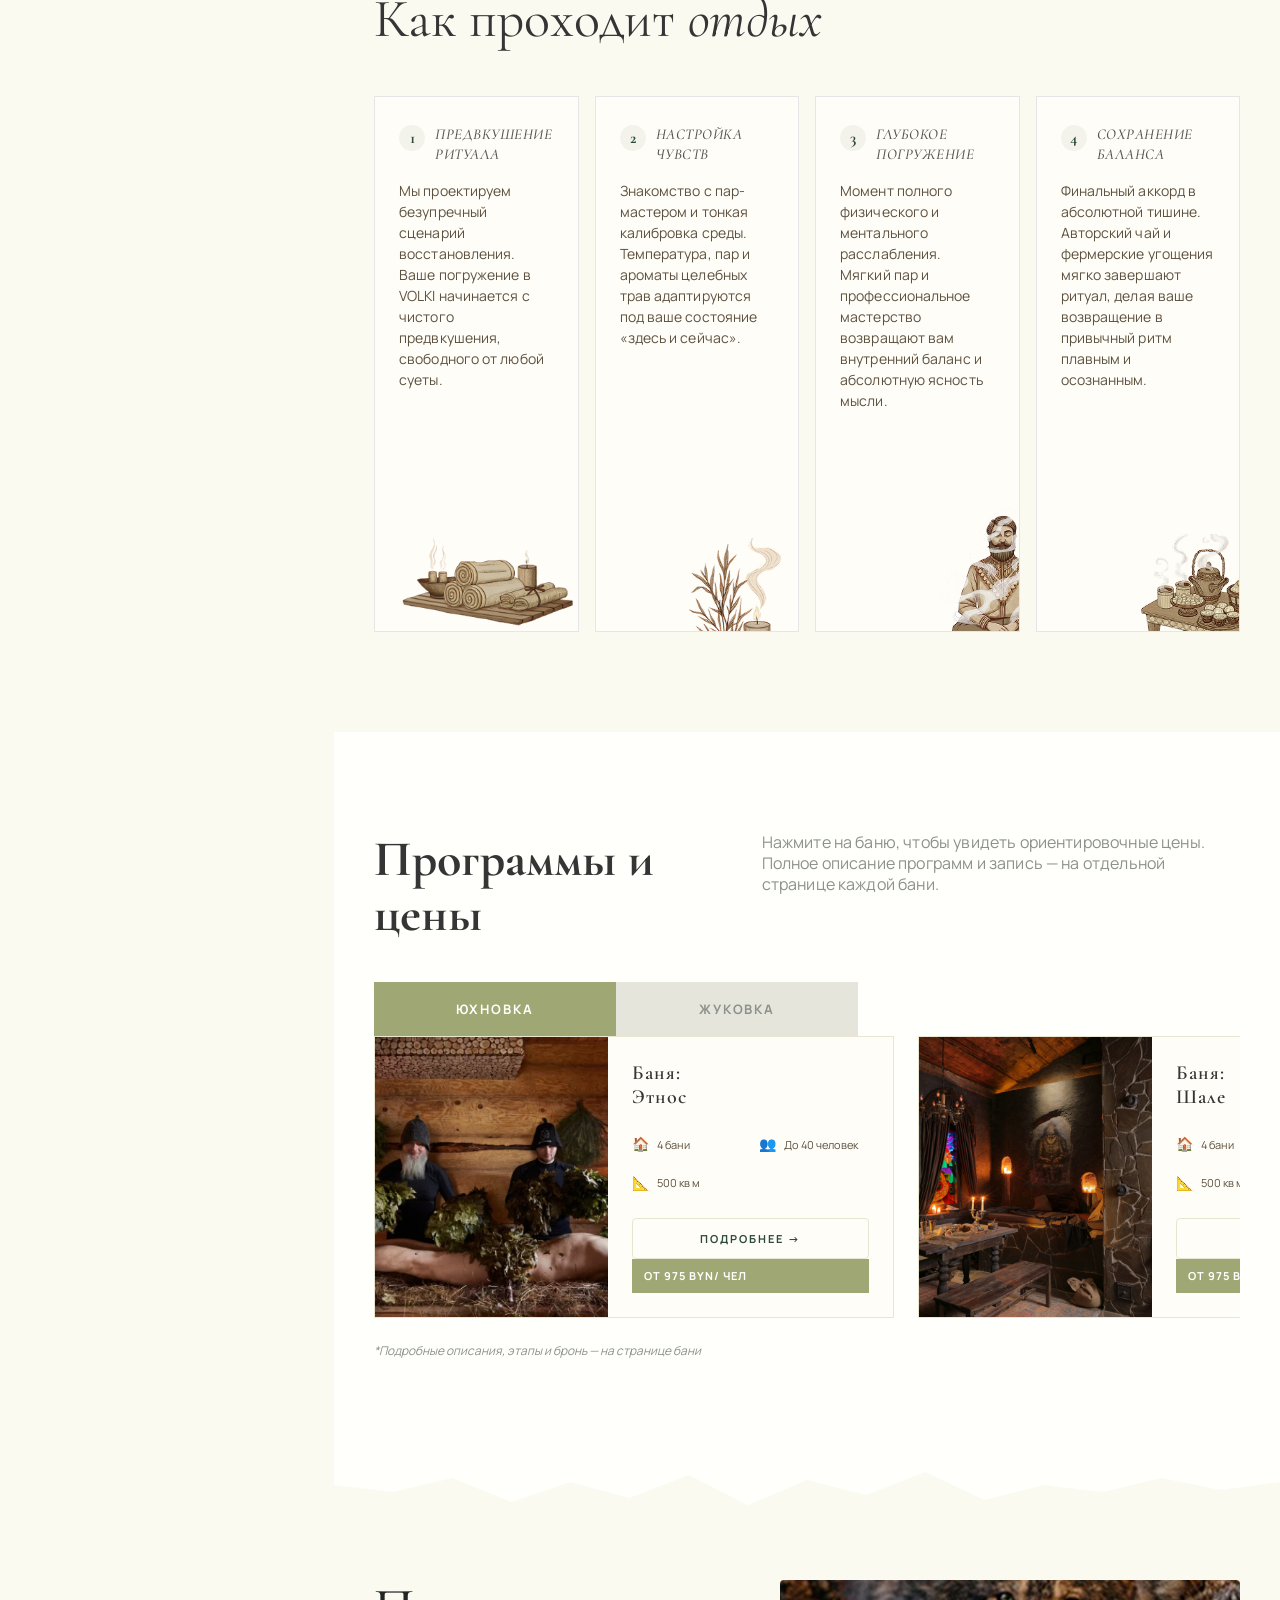
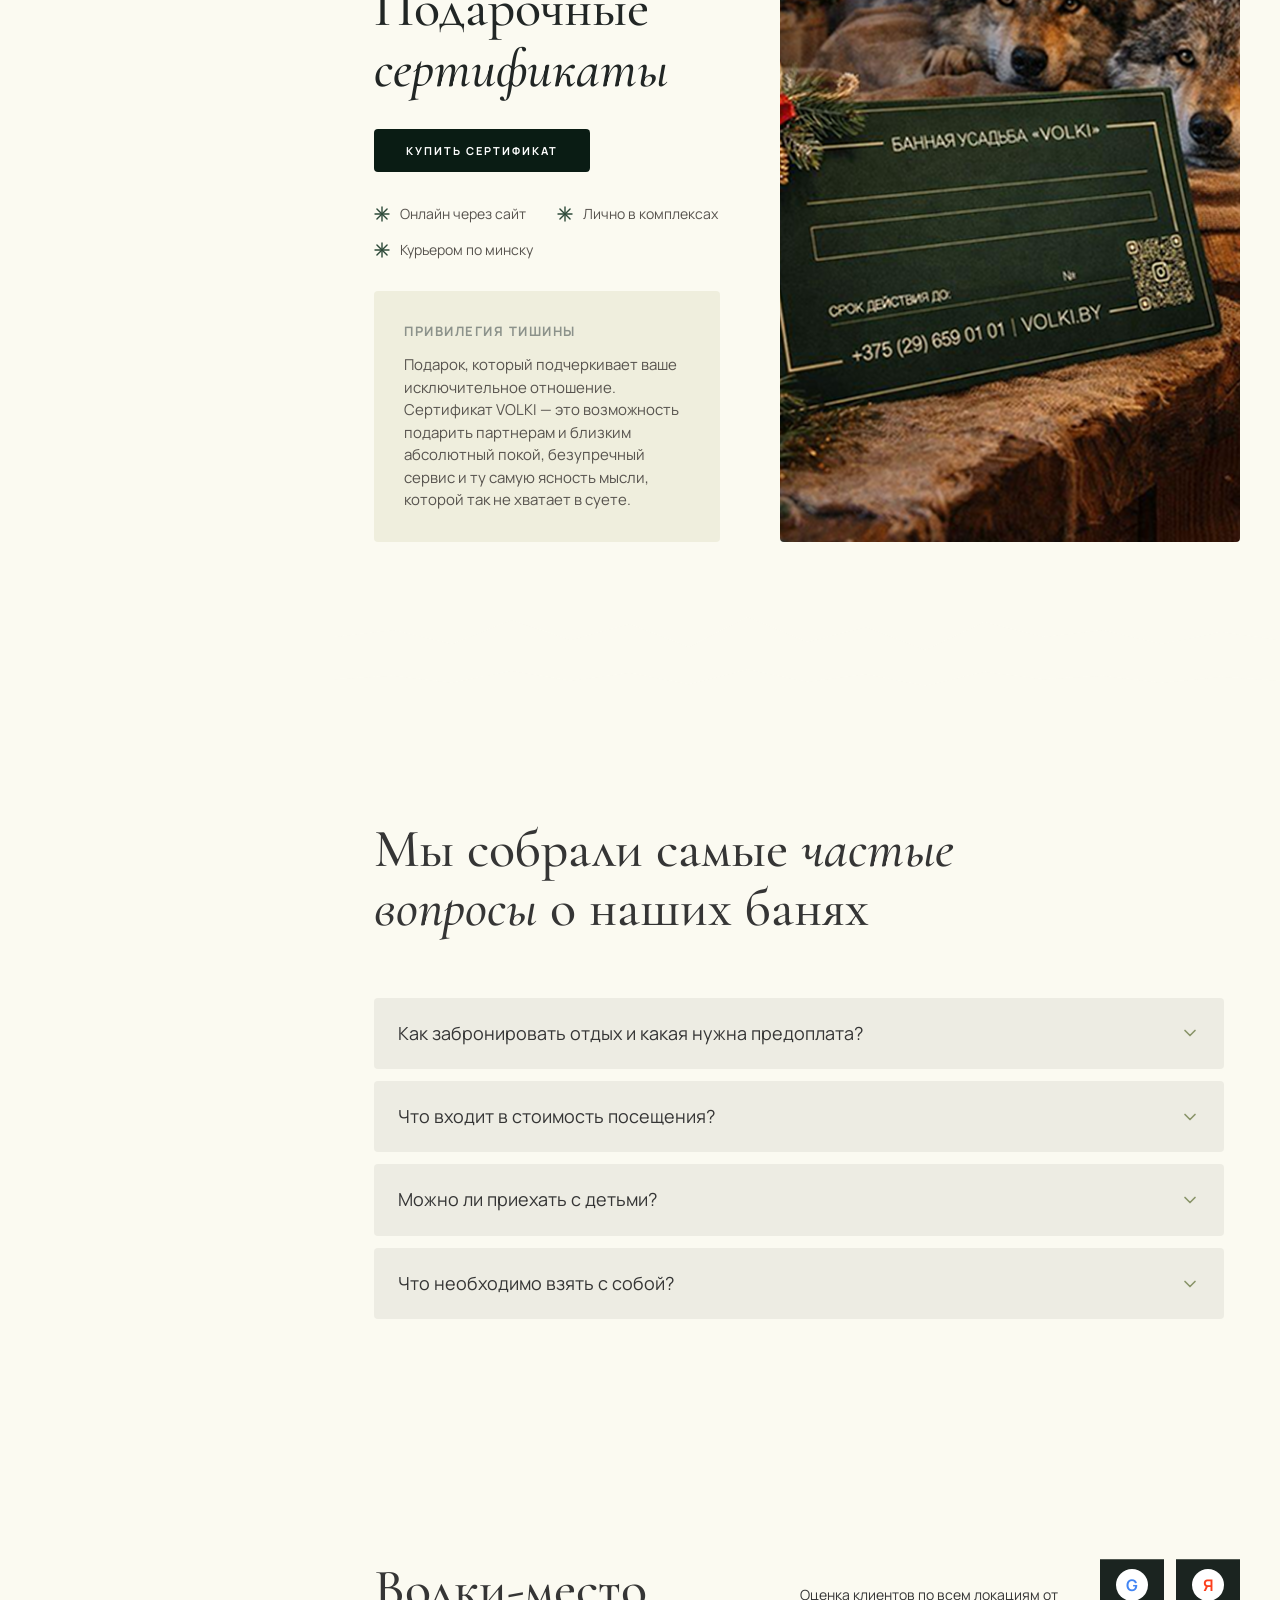
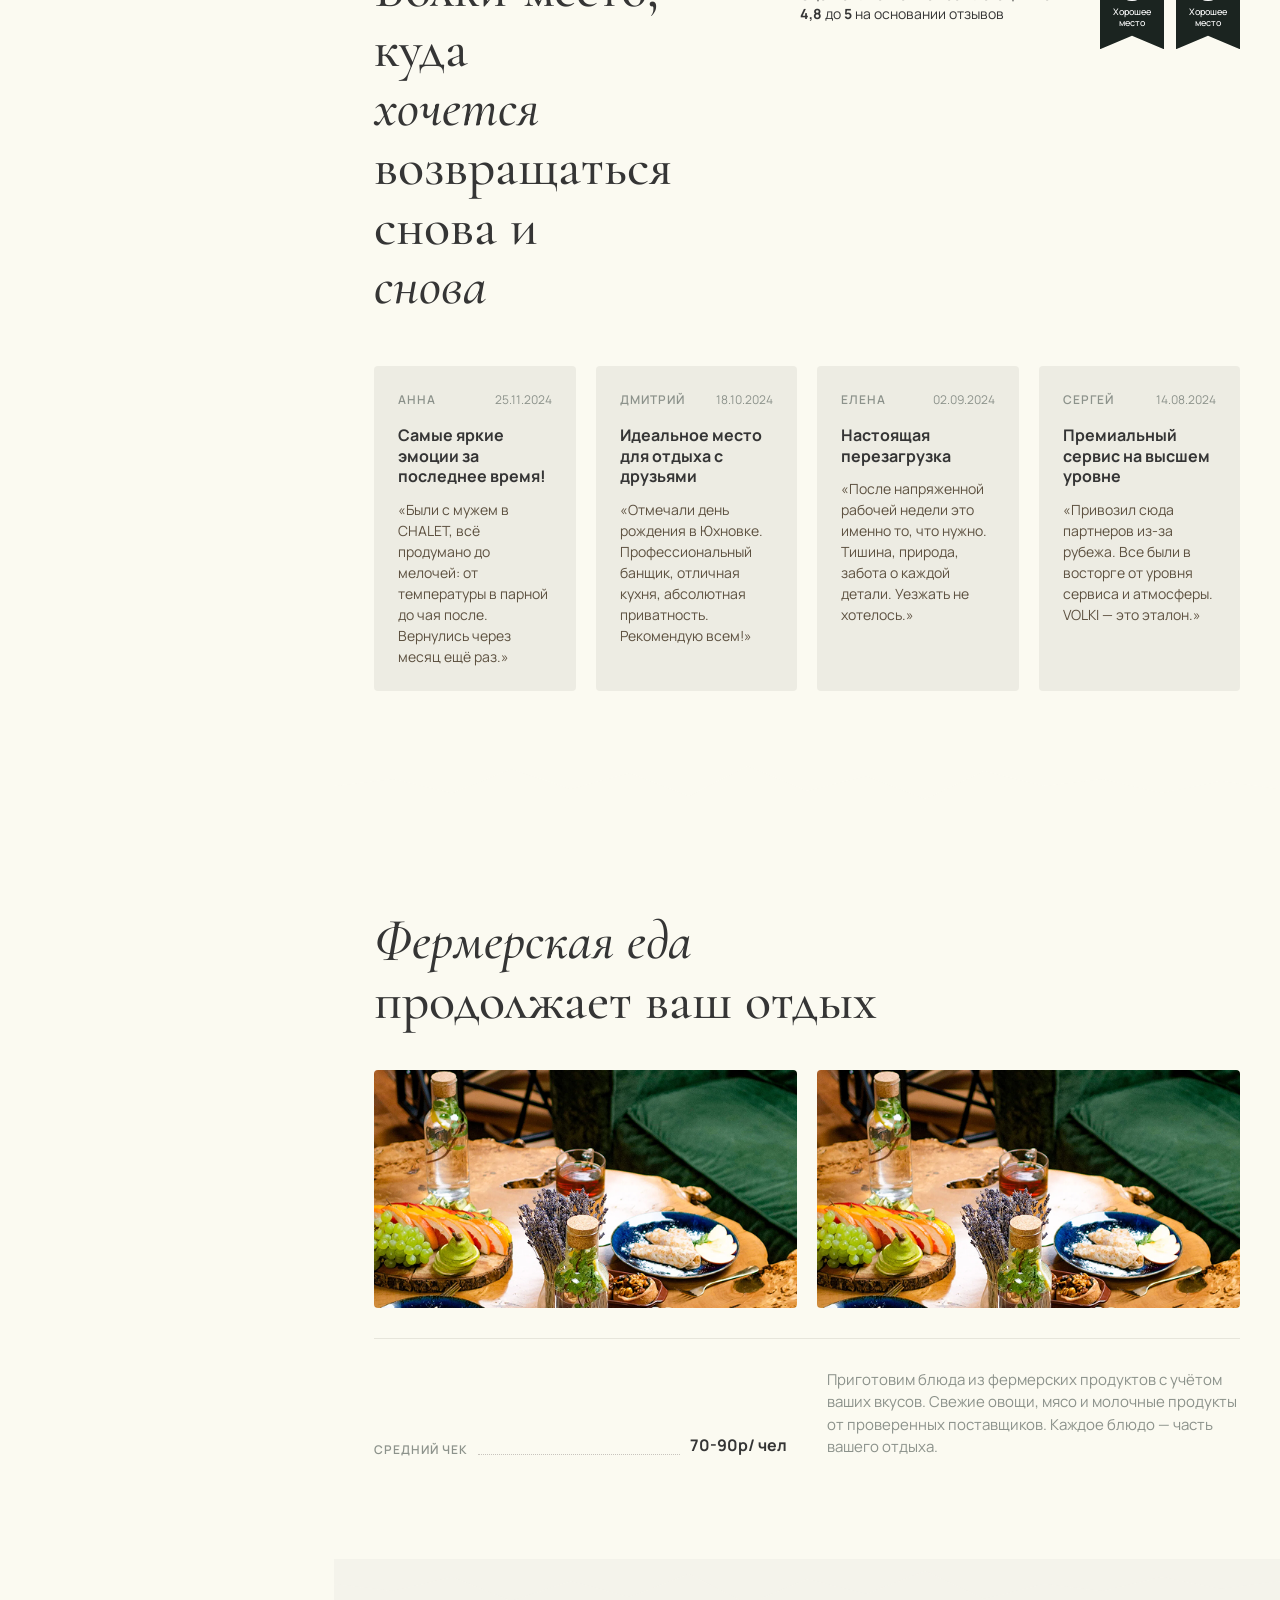
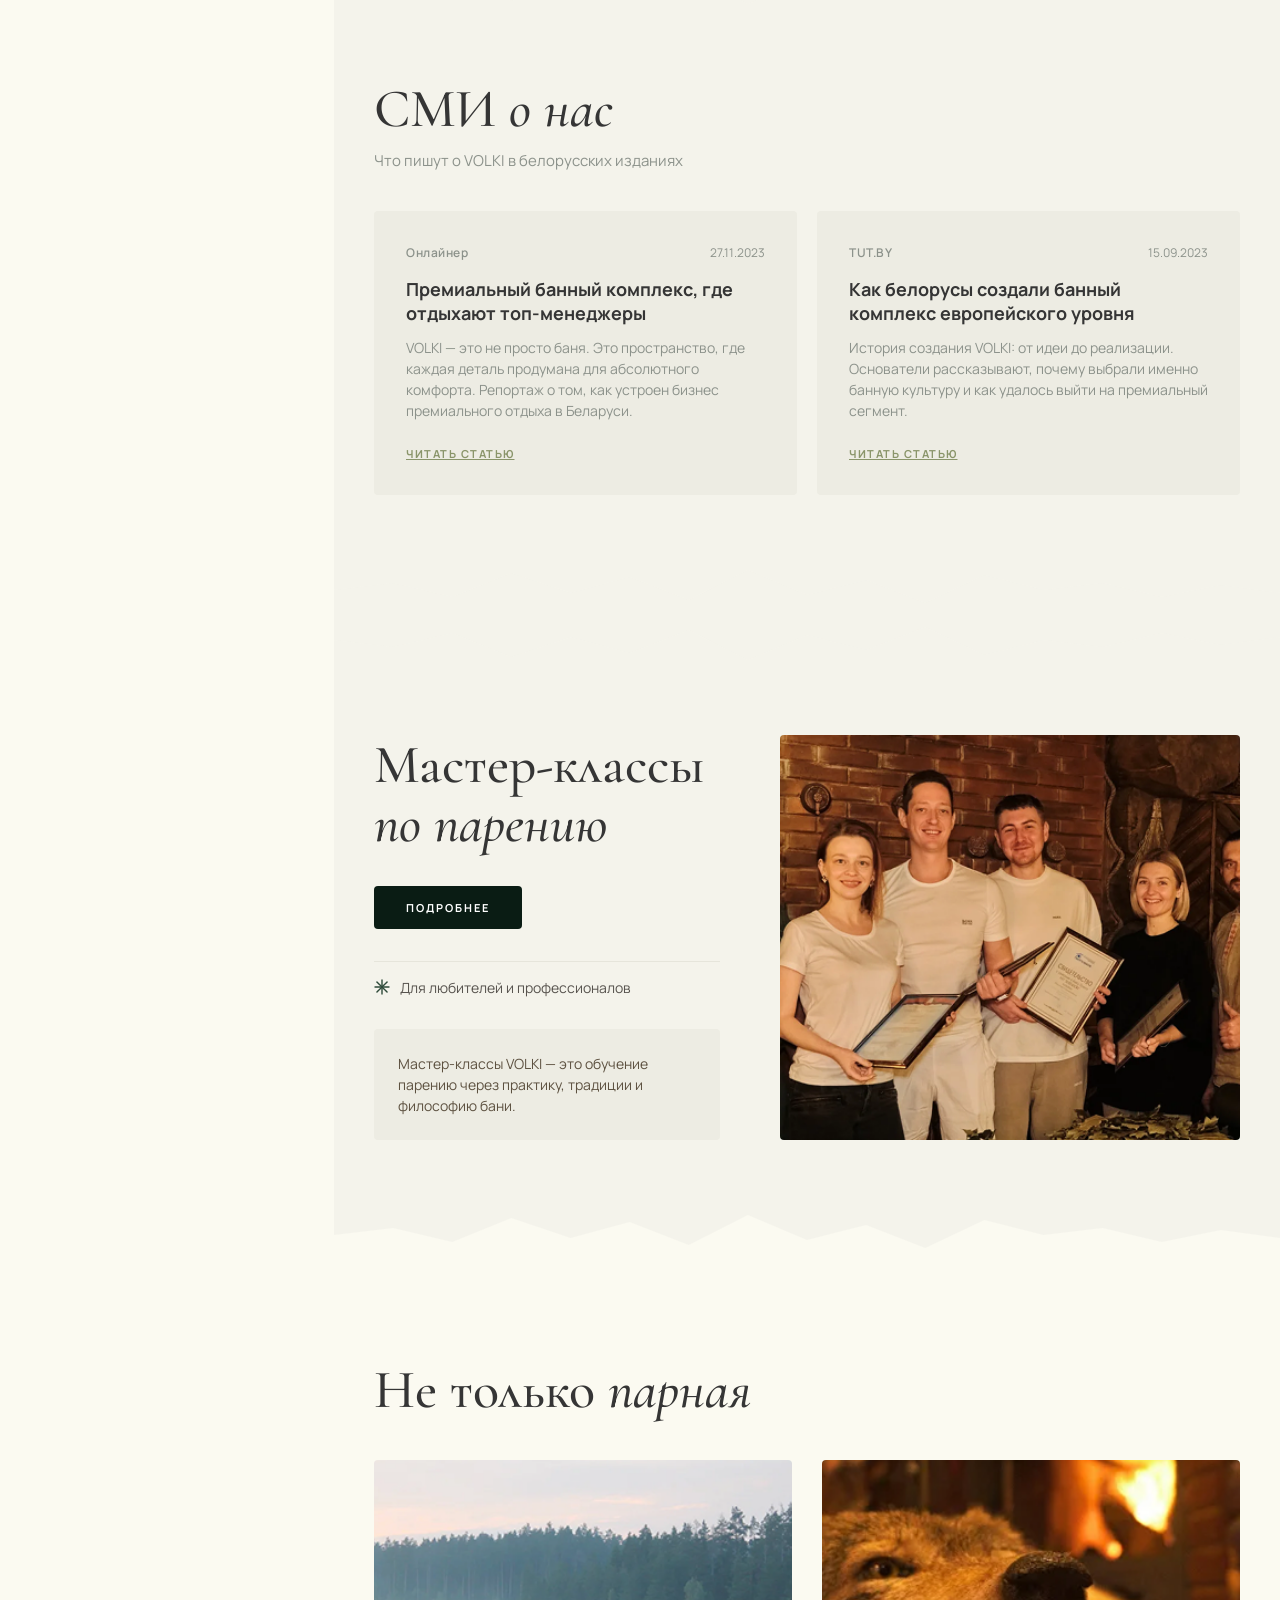
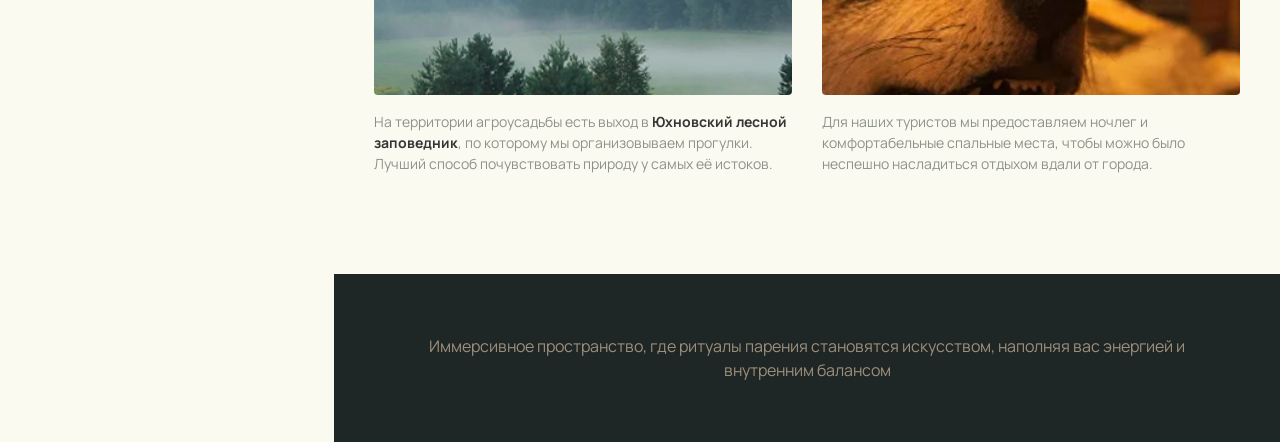
<file: home.html>
<!DOCTYPE html>
<html lang="ru">
<head>
    <meta charset="UTF-8">
    <meta name="viewport" content="width=device-width, initial-scale=1.0">
    <title>VOLKI - Территория вашей силы</title>
    <link rel="preconnect" href="https://fonts.googleapis.com">
    <link rel="preconnect" href="https://fonts.gstatic.com" crossorigin>
    <link href="https://fonts.googleapis.com/css2?family=Cormorant+Garamond:ital,wght@0,400;0,500;0,600;1,400;1,500;1,600&family=Manrope:wght@400;500;600;700&display=swap" rel="stylesheet">
    <link rel="stylesheet" href="css/home-styles.css">
    <link rel="stylesheet" href="css/sections/territory-section.css">
    <link rel="stylesheet" href="css/sections/certificates-section.css">
    <link rel="stylesheet" href="css/sections/faq-section.css">
    <link rel="stylesheet" href="css/sections/reviews-section.css">
    <link rel="stylesheet" href="css/sections/farm-food-section.css">
    <link rel="stylesheet" href="css/sections/media-section.css">
    <link rel="stylesheet" href="css/sections/masterclass-section.css">
    <link rel="stylesheet" href="css/sections/features-section.css">
</head>
<body>
    <!-- Mobile Menu Toggle -->
    <button class="menu-toggle" aria-label="Toggle menu">
        <span></span>
        <span></span>
        <span></span>
    </button>

    <!-- Left Sidebar Menu -->
    <aside class="sidebar-menu">
        <div class="sidebar-content">
            <!-- Top Section -->
            <div class="sidebar-top">
                <!-- Logo -->
                <div class="sidebar-logo">
                    <img src="assets/images/logo.png" alt="VOLKI">
                </div>

                <!-- Main Navigation -->
                <div class="sidebar-nav-header">
                    <span>ГЛАВНАЯ</span>
                    <svg width="16" height="16" viewBox="0 0 16 16" fill="none">
                        <path d="M4 6l4 4 4-4" stroke="#fbfaf1" stroke-width="1.67"/>
                    </svg>
                </div>

                <nav class="sidebar-nav">
                    <a href="#more-than-banya" class="nav-link">Больше, чем баня</a>
                    <a href="#territory" class="nav-link">Территория, VOLKI</a>
                    <a href="#new-locations" class="nav-link">Новые локации</a>
                    <a href="#rest-process" class="nav-link">Как проходит отдых</a>
                    <a href="#certificates" class="nav-link">Подарочные сертификаты</a>
                    <a href="#faq" class="nav-link">Частые вопросы</a>
                    <a href="#reviews" class="nav-link">Отзывы</a>
                    <a href="#farm-food" class="nav-link">Фермерская еда</a>
                    <a href="#media" class="nav-link">СМИ о нас</a>
                    <a href="#masterclass" class="nav-link">Мастер-класс по парению</a>
                </nav>

                <!-- Locations Section -->
                <div class="sidebar-section">
                    <div class="sidebar-section-header">
                        <span>ЛОКАЦИИ</span>
                        <svg width="16" height="16" viewBox="0 0 16 16" fill="none">
                            <path d="M4 6l4 4 4-4" stroke="#9d8f7b" stroke-width="1.67"/>
                        </svg>
                    </div>
                    <nav class="sidebar-nav" style="margin-top: 8px;">
                        <a href="location.html" class="nav-link">Юхновка</a>
                        <a href="#" class="nav-link">Жуковка</a>
                    </nav>
                </div>

                <!-- Banya Section -->
                <div class="sidebar-section">
                    <div class="sidebar-section-header">
                        <span>БАНИ</span>
                        <svg width="16" height="16" viewBox="0 0 16 16" fill="none">
                            <path d="M4 6l4 4 4-4" stroke="#9d8f7b" stroke-width="1.67"/>
                        </svg>
                    </div>
                    <nav class="sidebar-nav" style="margin-top: 8px;">
                        <a href="shale.html" class="nav-link">Шале</a>
                        <a href="#" class="nav-link">Этнос</a>
                        <a href="#" class="nav-link">Знахарь</a>
                    </nav>
                </div>
            </div>

            <!-- Bottom Section -->
            <div class="sidebar-bottom">
                <!-- Divider -->
                <div class="sidebar-divider"></div>

                <!-- Contacts -->
                <div class="sidebar-contacts">
                    <h4 class="contacts-title">Контакты</h4>

                    <a href="tel:+375333131111" class="contact-item">
                        <svg width="16" height="16" viewBox="0 0 16 16" fill="none">
                            <path d="M14.5 11.2v2.3c0 .6-.5 1-1 1-7.5 0-11.5-4-11.5-11.5 0-.6.5-1 1-1h2.3c.5 0 1 .4 1 1 0 1 .2 2 .5 2.8.2.4.1.9-.2 1.2l-1 1c.8 1.5 2 2.7 3.5 3.5l1-1c.3-.3.8-.4 1.2-.2.9.3 1.8.5 2.8.5.6 0 1 .4 1 .9z" stroke="#9d8f7b" stroke-width="1.33" fill="none"/>
                        </svg>
                        <span>+375 (33) 313-11-11</span>
                    </a>

                    <div class="contact-item">
                        <svg width="16" height="16" viewBox="0 0 16 16" fill="none">
                            <path d="M8 14s-6-4-6-8.5C2 3 4.7 1.3 8 1.3S14 3 14 5.5C14 10 8 14 8 14z" stroke="#9d8f7b" stroke-width="1.33" fill="none"/>
                            <circle cx="8" cy="5.7" r="1.3" stroke="#9d8f7b" stroke-width="1.33" fill="none"/>
                        </svg>
                        <span>Минская область, Минский район, д. Юхновка, ул. Луговая, д. 2Б</span>
                    </div>
                </div>

                <!-- Social Links -->
                <div class="sidebar-social">
                    <a href="#" class="social-link" aria-label="Telegram">
                        <svg width="20" height="20" viewBox="0 0 20 20" fill="none">
                            <path d="M18.4 2.6L1.6 9.2c-1.1.4-1.1 1.1-.2 1.4l4.3 1.3 10-6.3c.5-.3.9-.1.6.2l-8.1 7.3-.3 4.4c.4 0 .6-.2.8-.4l2-1.9 4.2 3.1c.8.4 1.3.2 1.5-.7l2.7-12.7c.3-1.1-.4-1.6-1.1-1.3z" fill="#9d8f7b"/>
                        </svg>
                    </a>
                    <a href="#" class="social-link" aria-label="WhatsApp">
                    <svg width="20" height="20" viewBox="0 0 20 20" fill="none">
                        <path d="M10 1.7C5.3 1.7 1.7 5.3 1.7 10c0 1.5.4 2.9 1.1 4.1L1.7 18.3l4.3-1.1c1.2.7 2.6 1.1 4 1.1 4.7 0 8.3-3.6 8.3-8.3S14.7 1.7 10 1.7zm4.8 11.8c-.2.6-1.2 1.1-1.6 1.2-.4 0-.9.1-2.8-.6-2.4-1-3.9-3.4-4-3.6-.1-.2-.9-1.2-.9-2.3s.6-1.6.8-1.8c.2-.2.4-.3.6-.3h.4c.2 0 .4 0 .6.4.2.5.7 1.7.8 1.8.1.1.1.3 0 .4-.1.2-.2.3-.3.4l-.4.5c-.1.1-.3.3-.1.6.2.3.7 1.2 1.6 1.9 1.1.9 2 1.2 2.3 1.3.3.1.4.1.6-.1.2-.2.7-.8.9-1.1.2-.3.4-.2.6-.1.2.1 1.3.6 1.5.7.2.1.4.2.4.3.1.2.1.9-.1 1.5z" fill="#9d8f7b"/>
                    </svg>
                </a>
                <a href="#" class="social-link" aria-label="Viber">
                    <svg width="20" height="20" viewBox="0 0 20 20" fill="none">
                        <path d="M10 1.8c-4.5 0-8.2 3.7-8.2 8.2 0 1.8.6 3.5 1.6 4.9l-1 3.3 3.4-1c1.4.9 3 1.4 4.7 1.4 4.5 0 8.2-3.7 8.2-8.2S14.5 1.8 10 1.8zm4.5 11.5c-.2.5-.9 1-1.3 1-.3 0-.7.1-2.2-.5-1.9-.8-3.1-2.7-3.2-2.8-.1-.1-.7-1-.7-1.8s.5-1.3.6-1.5c.2-.2.3-.2.5-.2h.3c.2 0 .3 0 .5.3.2.4.6 1.4.6 1.5.1.1.1.2 0 .3-.1.2-.2.2-.3.4l-.3.4c-.1.1-.2.2-.1.5.2.2.6 1 1.3 1.5.9.7 1.6 1 1.8 1 .2.1.3.1.5-.1.2-.2.6-.6.7-.9.2-.2.3-.2.5-.1.2.1 1 .5 1.2.6.2.1.3.2.3.2.1.2.1.7-.1 1.2z" fill="#9d8f7b"/>
                    </svg>
                </a>
                <a href="#" class="social-link" aria-label="Instagram">
                    <svg width="20" height="20" viewBox="0 0 20 20" fill="none">
                        <rect x="1.25" y="1.25" width="17.5" height="17.5" rx="5" stroke="#9d8f7b" stroke-width="1.5" fill="none"/>
                        <circle cx="10" cy="10" r="4" stroke="#9d8f7b" stroke-width="1.5" fill="none"/>
                        <circle cx="15.5" cy="4.5" r="1" fill="#9d8f7b"/>
                    </svg>
                </a>
                <a href="#" class="social-link" aria-label="VK">
                    <svg width="20" height="20" viewBox="0 0 20 20" fill="none">
                        <circle cx="10" cy="10" r="9.6" stroke="#9d8f7b" stroke-width="0.8" fill="none"/>
                        <path d="M10.5 13.8h.7s.2 0 .3-.1c.1-.1.1-.3.1-.3s0-1 .4-1.1c.4-.1 1 1 1.5 1.4.4.3.7.2.7.2l1.4-.1s.7 0 .4-.6c0-.1-.3-.6-1.4-1.7-1.2-1.1-1-1 .4-3 .8-1.2 1.2-2 1.1-2.3-.1-.3-.8-.2-.8-.2h-1.6s-.1 0-.2.1c-.1 0-.1.1-.1.1s-.3.7-.6 1.3c-.7 1.3-1 1.4-1.1 1.3-.3-.2-.2-.7-.2-1.1 0-1.2.2-1.7-.4-1.8-.2 0-.3-.1-.8-.1-.6 0-1.1 0-1.4.1-.2.1-.3.3-.2.3.1 0 .5.1.7.4.3.4.3 1.2.3 1.2s.2 1.4-.4 1.6c-.4.1-.9-.5-2-1.3-.3-.4-.5-.9-.5-.9s0-.1-.1-.2c-.1-.1-.2-.1-.2-.1h-1.5s-.2 0-.3.1c-.1.1 0 .2 0 .2s1.4 3.3 3 5c1.5 1.5 3.2 1.4 3.2 1.4z" fill="#9d8f7b"/>
                    </svg>
                </a>
            </div>

            <!-- CTA Button -->
            <button class="sidebar-cta">
                <span>Найти свое время</span>
            </button>
        </div>
    </div>
</aside>

    <!-- Main Content -->
    <main class="main-content">
    <!-- Hero Section -->
    <section class="hero">
        <div class="hero-content">
            <div class="logo">
                <img src="assets/images/logo.png" alt="VOLKI">
            </div>
            <div class="hero-text">
                <h1 class="hero-title">
                    <span class="title-regular">территория</span>
                    <span class="title-italic">вашей силы</span>
                </h1>
                <p class="hero-description">
                    Иммерсивное пространство, где ритуалы парения становятся искусством, наполняя вас энергией и внутренним балансом
                </p>
                <button class="cta-button">
                    <span>Найти свое время</span>
                    <svg width="19" height="16" viewBox="0 0 19 16" fill="none">
                        <circle cx="2.5" cy="8" r="1.5" stroke="white"/>
                        <path d="M5 8h13M14 4l4 4-4 4" stroke="white" stroke-width="1"/>
                    </svg>
                </button>
            </div>
        </div>
        <!-- Wave Divider -->
        <div class="wave-divider">
            <img src="assets/images/wave-divider.png" alt="">
        </div>
    </section>

    <!-- More Than Banya Section -->
    <section id="more-than-banya" class="more-than-banya-section">
        <div class="container">
            <div class="more-than-banya-content">
                <div class="more-than-banya-text">
                    <div class="title-with-badge">
                        <h2 class="section-title">
                            <span class="title-regular">Больше,</span>
                            <span class="title-italic">чем баня</span>
                        </h2>
                        <div class="rotating-badge">
                            <svg class="rotating-text" viewBox="0 0 100 100" width="95" height="95">
                                <defs>
                                    <path id="circlePath" d="M 50, 50 m -37, 0 a 37,37 0 1,1 74,0 a 37,37 0 1,1 -74,0"/>
                                </defs>
                                <text fill="#57534e" font-size="11" font-family="Manrope" font-weight="600" letter-spacing="3">
                                    <textPath href="#circlePath">СЕРТИФИКАТЫ • сертификат VOLKI • </textPath>
                                </text>
                            </svg>
                            <div class="badge-center">
                                <svg width="16" height="13" viewBox="0 0 16 13" fill="none">
                                    <circle cx="2.5" cy="6.5" r="2.5" fill="none" stroke="#2d4939" stroke-width="0.6"/>
                                    <path d="M5 6.5h11M13 3l3 3.5-3 3.5" stroke="#2d4939" stroke-width="0.6"/>
                                </svg>
                            </div>
                        </div>
                    </div>
                    <p class="section-description">
                        В VOLKI баня перестает быть процессом и становится состоянием — глубоким, чистым и настоящим. Мы создали пространство, где вековые традиции и безупречный сервис освобождают вас от всего лишнего.
                    </p>
                    <div class="stats-grid">
                        <div class="stat-item">
                            <div class="stat-number">10</div>
                            <div class="stat-label">лет работы</div>
                        </div>
                        <div class="stat-divider"></div>
                        <div class="stat-item">
                            <div class="stat-number">10000+</div>
                            <div class="stat-label">гостей</div>
                        </div>
                    </div>
                </div>
                <div class="more-than-banya-image">
                    <img src="assets/images/more-than-banya-bg.png" alt="VOLKI интерьер">
                    <button class="nav-btn prev-btn" aria-label="Previous">
                        <svg width="24" height="24" viewBox="0 0 24 24" fill="none">
                            <path d="M15 18l-6-6 6-6" stroke="#d9d9d9" stroke-width="2"/>
                        </svg>
                    </button>
                    <button class="nav-btn next-btn" aria-label="Next">
                        <svg width="24" height="24" viewBox="0 0 24 24" fill="none">
                            <path d="M9 18l6-6-6-6" stroke="#d9d9d9" stroke-width="2"/>
                        </svg>
                    </button>
                </div>
            </div>
        </div>
    </section>

    <!-- Territory Section -->
    <section id="territory" class="territory-section">

    <!-- ── MAP: relative container with absolute markers ── -->
    <div class="territory-map-bg">
        <div class="map-container">
            <img src="assets/images/territory-map-clean.png" alt="Карта территорий VOLKI">
        </div>
    </div>

    <!-- ── MAP MARKERS: отдельный слой поверх карты ── -->
    <div class="map-markers-layer">

        <!-- ЖУКОВКА -->
        <div class="map-marker marker-zhukovka">
            <!-- Tooltip-карточка -->
            <div class="marker-tooltip">
                <div class="marker-tooltip-title">Жуковка</div>
                <div class="marker-tooltip-meta">16 км от Минска</div>
                <div class="marker-tooltip-desc">Первый концептуальный комплекс. 4 бани · до 40 гостей</div>
            </div>
            <svg width="50" height="70" viewBox="0 0 50 70" fill="none" xmlns="http://www.w3.org/2000/svg">
                <circle cx="25" cy="25" r="25" fill="#1e3020"/>
                <path d="M25 47.5 L15 70 L35 70 Z" fill="#1e3020"/>
                <circle cx="25" cy="25" r="15" fill="#1e3020" stroke="rgba(154,165,114,0.55)" stroke-width="1.5"/>
                <text x="25" y="32" text-anchor="middle" fill="#c8be9e"
                      font-size="18" font-family="Cormorant Garamond, serif"
                      font-style="italic" font-weight="500">V</text>
            </svg>
            <div class="marker-label">ЖУКОВКА</div>
        </div>

        <!-- ЮХНОВКА -->
        <div class="map-marker marker-yukhnovka">
            <!-- Tooltip-карточка -->
            <div class="marker-tooltip">
                <div class="marker-tooltip-title">Юхновка</div>
                <div class="marker-tooltip-meta">16 км от Минска</div>
                <div class="marker-tooltip-desc">Философия VOLKI в действии. 4 бани · до 40 гостей</div>
            </div>
            <svg width="50" height="70" viewBox="0 0 50 70" fill="none" xmlns="http://www.w3.org/2000/svg">
                <circle cx="25" cy="25" r="25" fill="#1e3020"/>
                <path d="M25 47.5 L15 70 L35 70 Z" fill="#1e3020"/>
                <circle cx="25" cy="25" r="15" fill="#1e3020" stroke="rgba(154,165,114,0.55)" stroke-width="1.5"/>
                <text x="25" y="32" text-anchor="middle" fill="#c8be9e"
                      font-size="18" font-family="Cormorant Garamond, serif"
                      font-style="italic" font-weight="500">V</text>
            </svg>
            <div class="marker-label">ЮХНОВКА</div>
        </div>

    </div>

    <!-- ── CONTENT ── -->
    <div class="container">
        <div class="territory-layout">

            <div class="territory-header">
                <h2 class="section-title">
                    <span class="title-regular">Территория,</span>
                    <span class="title-italic">VOLKI</span>
                </h2>
            </div>

            <div class="territory-description">
                <p>Мы отметили на карте места, где природа подчиняется вашему отдыху. Юхновка и Жуковка — это не просто локации, а границы вашего личного пространства и комфорта.&nbsp; Выбирайте свою зону влияния.</p>
            </div>

            <div class="territory-cards">

                <!-- Юхновка -->
                <div class="location-card">
                    <div class="location-image">
                        <img src="assets/images/yukhnovka-photo.png" alt="Юхновка">
                    </div>
                    <div class="location-info">
                        <div class="location-header">
                            <div class="location-title">
                                <svg class="location-icon" width="11" height="16" viewBox="0 0 11 16" fill="none">
                                    <path d="M5.5 0C2.46 0 0 2.46 0 5.5c0 5.5 5.5 10.5 5.5 10.5S11 11 11 5.5C11 2.46 8.54 0 5.5 0z" fill="#9aa572"/>
                                    <circle cx="5.5" cy="5.5" r="2.2" fill="#f7f5ec"/>
                                </svg>
                                <h3>Юхновка</h3>
                            </div>
                            <div class="location-distance"><strong>16 км</strong> от Минска</div>
                        </div>
                        <p class="location-description">Фундамент философии VOLKI. Наш первый концептуальный комплекс с глубоким погружением в банную культуру, особыми программами парения и премиальным сервисом. Закрытая территория комфорта для истинных ценителей.</p>
                        <div class="location-features">
                            <div class="feature-item">
                                <svg width="16" height="16" viewBox="0 0 16 16" fill="none" class="feature-icon">
                                    <line x1="8" y1="1" x2="8" y2="15" stroke="#2d4939" stroke-width="1.4" stroke-linecap="round"/>
                                    <line x1="1" y1="8" x2="15" y2="8" stroke="#2d4939" stroke-width="1.4" stroke-linecap="round"/>
                                    <line x1="2.93" y1="2.93" x2="13.07" y2="13.07" stroke="#2d4939" stroke-width="1.4" stroke-linecap="round"/>
                                    <line x1="13.07" y1="2.93" x2="2.93" y2="13.07" stroke="#2d4939" stroke-width="1.4" stroke-linecap="round"/>
                                </svg>
                                <span>4 бани</span>
                            </div>
                            <div class="feature-item">
                                <svg width="16" height="16" viewBox="0 0 16 16" fill="none" class="feature-icon">
                                    <line x1="8" y1="1" x2="8" y2="15" stroke="#2d4939" stroke-width="1.4" stroke-linecap="round"/>
                                    <line x1="1" y1="8" x2="15" y2="8" stroke="#2d4939" stroke-width="1.4" stroke-linecap="round"/>
                                    <line x1="2.93" y1="2.93" x2="13.07" y2="13.07" stroke="#2d4939" stroke-width="1.4" stroke-linecap="round"/>
                                    <line x1="13.07" y1="2.93" x2="2.93" y2="13.07" stroke="#2d4939" stroke-width="1.4" stroke-linecap="round"/>
                                </svg>
                                <span>До 40 человек</span>
                            </div>
                            <div class="feature-item">
                                <svg width="16" height="16" viewBox="0 0 16 16" fill="none" class="feature-icon">
                                    <line x1="8" y1="1" x2="8" y2="15" stroke="#2d4939" stroke-width="1.4" stroke-linecap="round"/>
                                    <line x1="1" y1="8" x2="15" y2="8" stroke="#2d4939" stroke-width="1.4" stroke-linecap="round"/>
                                    <line x1="2.93" y1="2.93" x2="13.07" y2="13.07" stroke="#2d4939" stroke-width="1.4" stroke-linecap="round"/>
                                    <line x1="13.07" y1="2.93" x2="2.93" y2="13.07" stroke="#2d4939" stroke-width="1.4" stroke-linecap="round"/>
                                </svg>
                                <span>500 кв м</span>
                            </div>
                        </div>
                        <button class="location-button" onclick="window.location.href='location.html'">Подробнее →</button>
                    </div>
                </div>

                <!-- Жуковка -->
                <div class="location-card">
                    <div class="location-image">
                        <img src="assets/images/zhukovka-photo.png" alt="Жуковка">
                    </div>
                    <div class="location-info">
                        <div class="location-header">
                            <div class="location-title">
                                <svg class="location-icon" width="11" height="16" viewBox="0 0 11 16" fill="none">
                                    <path d="M5.5 0C2.46 0 0 2.46 0 5.5c0 5.5 5.5 10.5 5.5 10.5S11 11 11 5.5C11 2.46 8.54 0 5.5 0z" fill="#9aa572"/>
                                    <circle cx="5.5" cy="5.5" r="2.2" fill="#f7f5ec"/>
                                </svg>
                                <h3>Жуковка</h3>
                            </div>
                            <div class="location-distance"><strong>16 км</strong> от Минска</div>
                        </div>
                        <p class="location-description">Фундамент философии VOLKI. Наш первый концептуальный комплекс с глубоким погружением в банную культуру, особыми программами парения и премиальным сервисом. Закрытая территория комфорта для истинных ценителей.</p>
                        <div class="location-features">
                            <div class="feature-item">
                                <svg width="16" height="16" viewBox="0 0 16 16" fill="none" class="feature-icon">
                                    <line x1="8" y1="1" x2="8" y2="15" stroke="#2d4939" stroke-width="1.4" stroke-linecap="round"/>
                                    <line x1="1" y1="8" x2="15" y2="8" stroke="#2d4939" stroke-width="1.4" stroke-linecap="round"/>
                                    <line x1="2.93" y1="2.93" x2="13.07" y2="13.07" stroke="#2d4939" stroke-width="1.4" stroke-linecap="round"/>
                                    <line x1="13.07" y1="2.93" x2="2.93" y2="13.07" stroke="#2d4939" stroke-width="1.4" stroke-linecap="round"/>
                                </svg>
                                <span>4 бани</span>
                            </div>
                            <div class="feature-item">
                                <svg width="16" height="16" viewBox="0 0 16 16" fill="none" class="feature-icon">
                                    <line x1="8" y1="1" x2="8" y2="15" stroke="#2d4939" stroke-width="1.4" stroke-linecap="round"/>
                                    <line x1="1" y1="8" x2="15" y2="8" stroke="#2d4939" stroke-width="1.4" stroke-linecap="round"/>
                                    <line x1="2.93" y1="2.93" x2="13.07" y2="13.07" stroke="#2d4939" stroke-width="1.4" stroke-linecap="round"/>
                                    <line x1="13.07" y1="2.93" x2="2.93" y2="13.07" stroke="#2d4939" stroke-width="1.4" stroke-linecap="round"/>
                                </svg>
                                <span>До 40 человек</span>
                            </div>
                            <div class="feature-item">
                                <svg width="16" height="16" viewBox="0 0 16 16" fill="none" class="feature-icon">
                                    <line x1="8" y1="1" x2="8" y2="15" stroke="#2d4939" stroke-width="1.4" stroke-linecap="round"/>
                                    <line x1="1" y1="8" x2="15" y2="8" stroke="#2d4939" stroke-width="1.4" stroke-linecap="round"/>
                                    <line x1="2.93" y1="2.93" x2="13.07" y2="13.07" stroke="#2d4939" stroke-width="1.4" stroke-linecap="round"/>
                                    <line x1="13.07" y1="2.93" x2="2.93" y2="13.07" stroke="#2d4939" stroke-width="1.4" stroke-linecap="round"/>
                                </svg>
                                <span>500 кв м</span>
                            </div>
                        </div>
                        <button class="location-button" onclick="window.location.href='location.html'">Подробнее →</button>
                    </div>
                </div>

            </div>

            <div class="territory-map-cell"></div>

        </div>
    </div>
</section>

    <!-- Find Territory Section -->
    <section id="new-locations" class="find-territory-section">
        <!-- Верхний блок с фоном и текстом -->
        <div class="find-territory-hero">
            <div class="hero-content">
                <h2 class="hero-title">
                    <span class="title-regular">Найти свою</span>
                    <span class="title-italic">территорию</span>
                </h2>
                <p class="hero-description">
                    Каждая наша территория имеет свой характер. Доверьтесь нашим экспертам: мы подберем локацию,
                </p>
                <button class="hero-button">
                    <span class="button-text">НАЙТИ СВОЕ ВРЕМЯ</span>
                    <svg class="button-icon" viewBox="0 0 18 14" fill="none" xmlns="http://www.w3.org/2000/svg">
                        <path d="M1 7h16M11 1l6 6-6 6" stroke="white" stroke-width="1.5" stroke-linecap="round" stroke-linejoin="round"/>
                    </svg>
                </button>
            </div>
            <svg class="hero-wave" viewBox="0 0 1300 82" fill="none" xmlns="http://www.w3.org/2000/svg" preserveAspectRatio="none">
                <path d="M0 82 C200 20 400 60 650 35 C900 10 1100 55 1300 30 L1300 82 Z" fill="#fbfaf1"/>
            </svg>
        </div>

        <!-- Нижний блок с городами -->
        <div class="find-territory-cities">
            <div class="cities-header">
                <h3 class="cities-title">
                    <span class="title-regular">Новые локации</span>
                    <span class="title-italic">Скоро в Бресте и Гродно</span>
                </h3>
            </div>

            <div class="cities-list">
                <!-- Timeline line -->
                <div class="cities-timeline"></div>

                <!-- Юхновка -->
                <div class="city-item active">
                    <div class="city-icon">
                        <div class="icon-circle">
                            <div class="icon-dot"></div>
                        </div>
                    </div>
                    <div class="city-name">ЮХНОВКА</div>
                </div>

                <!-- Жуковка -->
                <div class="city-item active">
                    <div class="city-icon">
                        <div class="icon-circle">
                            <div class="icon-dot"></div>
                        </div>
                    </div>
                    <div class="city-name">ЖУКОВКА</div>
                </div>

                <!-- Брест -->
                <div class="city-item upcoming">
                    <div class="city-icon">
                        <div class="icon-circle">
                            <div class="icon-dot empty"></div>
                        </div>
                    </div>
                    <div class="city-name">БРЕСТ</div>
                </div>

                <!-- Гродно -->
                <div class="city-item upcoming">
                    <div class="city-icon">
                        <div class="icon-circle">
                            <div class="icon-dot empty"></div>
                        </div>
                    </div>
                    <div class="city-name">ГРОДНО</div>
                </div>
            </div>
        </div>
    </section>

    <!-- How Rest Works Section -->
    <section class="rest-process-section">
        <div class="container">
            <h2 class="rest-section-title">
                <span class="title-regular">Как проходит </span><span class="title-italic">отдых</span>
            </h2>
            <div class="rest-cards">
                <div class="rest-card">
                    <div class="card-header">
                        <div class="card-number">1</div>
                        <h3 class="card-title-italic">ПРЕДВКУШЕНИЕ РИТУАЛА</h3>
                    </div>
                    <p class="card-description">Мы проектируем безупречный сценарий восстановления. Ваше погружение в VOLKI начинается с чистого предвкушения, свободного от любой суеты.</p>
                    <div class="card-spacer"></div>
                    <div class="card-image">
                        <img src="assets/images/rest-1.png" alt="Предвкушение ритуала">
                    </div>
                </div>
                <div class="rest-card">
                    <div class="card-header">
                        <div class="card-number">2</div>
                        <h3 class="card-title-italic">НАСТРОЙКА ЧУВСТВ</h3>
                    </div>
                    <p class="card-description">Знакомство с пар-мастером и тонкая калибровка среды. Температура, пар и ароматы целебных трав адаптируются под ваше состояние «здесь и сейчас».</p>
                    <div class="card-spacer"></div>
                    <div class="card-image">
                        <img src="assets/images/rest-2.png" alt="Настройка чувств">
                    </div>
                </div>
                <div class="rest-card">
                    <div class="card-header">
                        <div class="card-number">3</div>
                        <h3 class="card-title-italic">ГЛУБОКОЕ ПОГРУЖЕНИЕ</h3>
                    </div>
                    <p class="card-description">Момент полного физического и ментального расслабления. Мягкий пар и профессиональное мастерство возвращают вам внутренний баланс и абсолютную ясность мысли.</p>
                    <div class="card-spacer"></div>
                    <div class="card-image">
                        <img src="assets/images/rest-3.png" alt="Глубокое погружение">
                    </div>
                </div>
                <div class="rest-card">
                    <div class="card-header">
                        <div class="card-number">4</div>
                        <h3 class="card-title-italic">СОХРАНЕНИЕ БАЛАНСА</h3>
                    </div>
                    <p class="card-description">Финальный аккорд в абсолютной тишине. Авторский чай и фермерские угощения мягко завершают ритуал, делая ваше возвращение в привычный ритм плавным и осознанным.</p>
                    <div class="card-spacer"></div>
                    <div class="card-image">
                        <img src="assets/images/rest-4.png" alt="Сохранение баланса">
                    </div>
                </div>
            </div>
        </div>
    </section>

    <!-- Programs and Prices Section -->
    <section class="programs-section">
        <div class="container">
            <div class="programs-header">
                <h2 class="section-title-left">Программы и цены</h2>
                <p class="section-description-right">
                    Нажмите на баню, чтобы увидеть ориентировочные цены.<br>
                    Полное описание программ и запись — на отдельной странице каждой бани.
                </p>
            </div>
            <div class="location-tabs">
                <button class="tab-button active">Юхновка</button>
                <button class="tab-button">Жуковка</button>
            </div>
            <div class="banya-cards">
                <div class="banya-card">
                    <img src="assets/images/banya-etnos.png" alt="Баня Этнос" class="banya-image">
                    <div class="banya-info">
                        <h3 class="banya-name">Баня:<br>Этнос</h3>
                        <div class="banya-features">
                            <div class="feature">
                                <span class="feature-icon">🏠</span>
                                <span>4 бани</span>
                            </div>
                            <div class="feature">
                                <span class="feature-icon">👥</span>
                                <span>До 40 человек</span>
                            </div>
                            <div class="feature">
                                <span class="feature-icon">📐</span>
                                <span>500 кв м</span>
                            </div>
                        </div>
                        <button class="details-button">ПОдробнее →</button>
                        <div class="price-tag">от 975 BYN/ чел</div>
                    </div>
                </div>
                <div class="banya-card">
                    <img src="assets/images/banya-shale.png" alt="Баня Шале" class="banya-image">
                    <div class="banya-info">
                        <h3 class="banya-name">Баня:<br>Шале</h3>
                        <div class="banya-features">
                            <div class="feature">
                                <span class="feature-icon">🏠</span>
                                <span>4 бани</span>
                            </div>
                            <div class="feature">
                                <span class="feature-icon">👥</span>
                                <span>До 40 человек</span>
                            </div>
                            <div class="feature">
                                <span class="feature-icon">📐</span>
                                <span>500 кв м</span>
                            </div>
                        </div>
                        <button class="details-button">ПОдробнее →</button>
                        <div class="price-tag">от 975 BYN/ чел</div>
                    </div>
                </div>
                <div class="banya-card">
                    <img src="assets/images/banya-znahar.png" alt="Баня Знахарь" class="banya-image">
                    <div class="banya-info">
                        <h3 class="banya-name">Баня:<br>Знахарь</h3>
                        <div class="banya-features">
                            <div class="feature">
                                <span class="feature-icon">🏠</span>
                                <span>4 бани</span>
                            </div>
                            <div class="feature">
                                <span class="feature-icon">👥</span>
                                <span>До 40 человек</span>
                            </div>
                            <div class="feature">
                                <span class="feature-icon">📐</span>
                                <span>500 кв м</span>
                            </div>
                        </div>
                        <button class="details-button">ПОдробнее →</button>
                        <div class="price-tag">от 975 BYN/ чел</div>
                    </div>
                </div>
            </div>
            <p class="banya-cards-note">*Подробные описания, этапы и бронь — на странице бани</p>
        </div>
    </section>

    <!-- Certificates Section -->
    <section id="certificates" class="certificates-section">
        <!-- Верхний горный разделитель -->
        <svg class="certificates-divider certificates-divider-top" viewBox="0 0 1920 60" fill="none" xmlns="http://www.w3.org/2000/svg" preserveAspectRatio="none">
            <path d="M0 60 L0 35 L120 28 L240 42 L360 18 L480 38 L600 22 L720 45 L840 15 L960 40 L1080 25 L1200 48 L1320 20 L1440 35 L1560 28 L1680 42 L1800 30 L1920 38 L1920 60 Z" fill="#fffffb"/>
        </svg>

        <div class="container">
            <div class="certificates-content">
                <!-- Левая колонка -->
                <div class="certificates-left">
                    <!-- Заголовок -->
                    <h2 class="certificates-title">
                        <span class="title-regular">Подарочные</span>
                        <span class="title-italic">сертификаты</span>
                    </h2>

                    <!-- Кнопка -->
                    <button class="certificates-button">КУПИТЬ СЕРТИФИКАТ</button>

                    <!-- Список способов доставки -->
                    <div class="delivery-list">
                        <div class="delivery-item">
                            <svg class="delivery-icon" width="16" height="16" viewBox="0 0 16 16" fill="none" xmlns="http://www.w3.org/2000/svg">
                                <line x1="8" y1="1" x2="8" y2="15" stroke="#2d4939" stroke-width="1.4" stroke-linecap="round"/>
                                <line x1="1" y1="8" x2="15" y2="8" stroke="#2d4939" stroke-width="1.4" stroke-linecap="round"/>
                                <line x1="2.93" y1="2.93" x2="13.07" y2="13.07" stroke="#2d4939" stroke-width="1.4" stroke-linecap="round"/>
                                <line x1="13.07" y1="2.93" x2="2.93" y2="13.07" stroke="#2d4939" stroke-width="1.4" stroke-linecap="round"/>
                            </svg>
                            <span class="delivery-text">Онлайн через сайт</span>
                        </div>
                        <div class="delivery-item">
                            <svg class="delivery-icon" width="16" height="16" viewBox="0 0 16 16" fill="none" xmlns="http://www.w3.org/2000/svg">
                                <line x1="8" y1="1" x2="8" y2="15" stroke="#2d4939" stroke-width="1.4" stroke-linecap="round"/>
                                <line x1="1" y1="8" x2="15" y2="8" stroke="#2d4939" stroke-width="1.4" stroke-linecap="round"/>
                                <line x1="2.93" y1="2.93" x2="13.07" y2="13.07" stroke="#2d4939" stroke-width="1.4" stroke-linecap="round"/>
                                <line x1="13.07" y1="2.93" x2="2.93" y2="13.07" stroke="#2d4939" stroke-width="1.4" stroke-linecap="round"/>
                            </svg>
                            <span class="delivery-text">Лично в комплексах</span>
                        </div>
                        <div class="delivery-item">
                            <svg class="delivery-icon" width="16" height="16" viewBox="0 0 16 16" fill="none" xmlns="http://www.w3.org/2000/svg">
                                <line x1="8" y1="1" x2="8" y2="15" stroke="#2d4939" stroke-width="1.4" stroke-linecap="round"/>
                                <line x1="1" y1="8" x2="15" y2="8" stroke="#2d4939" stroke-width="1.4" stroke-linecap="round"/>
                                <line x1="2.93" y1="2.93" x2="13.07" y2="13.07" stroke="#2d4939" stroke-width="1.4" stroke-linecap="round"/>
                                <line x1="13.07" y1="2.93" x2="2.93" y2="13.07" stroke="#2d4939" stroke-width="1.4" stroke-linecap="round"/>
                            </svg>
                            <span class="delivery-text">Курьером по минску</span>
                        </div>
                    </div>

                    <!-- Инфо-блок -->
                    <div class="certificates-info-box">
                        <h3 class="info-box-subtitle">ПРИВИЛЕГИЯ ТИШИНЫ</h3>
                        <p class="info-box-text">Подарок, который подчеркивает ваше исключительное отношение. Сертификат VOLKI — это возможность подарить партнерам и близким абсолютный покой, безупречный сервис и ту самую ясность мысли, которой так не хватает в суете.</p>
                    </div>
                </div>

                <!-- Правая колонка (картинка) -->
                <div class="certificates-right">
                    <img src="assets/images/sertificat.png" alt="Подарочный сертификат VOLKI" class="certificates-image">
                </div>
            </div>
        </div>

        <!-- Нижний горный разделитель -->
        <svg class="certificates-divider certificates-divider-bottom" viewBox="0 0 1920 60" fill="none" xmlns="http://www.w3.org/2000/svg" preserveAspectRatio="none">
            <path d="M0 60 L0 35 L120 28 L240 42 L360 18 L480 38 L600 22 L720 45 L840 15 L960 40 L1080 25 L1200 48 L1320 20 L1440 35 L1560 28 L1680 42 L1800 30 L1920 38 L1920 60 Z" fill="#fbfaf1"/>
        </svg>
    </section>

    <!-- FAQ Section -->
    <section id="faq" class="faq-section">
        <!-- Верхний горный разделитель -->
        <svg class="faq-divider faq-divider-top" viewBox="0 0 1920 60" fill="none" xmlns="http://www.w3.org/2000/svg" preserveAspectRatio="none">
            <path d="M0 60 L0 35 L120 28 L240 42 L360 18 L480 38 L600 22 L720 45 L840 15 L960 40 L1080 25 L1200 48 L1320 20 L1440 35 L1560 28 L1680 42 L1800 30 L1920 38 L1920 60 Z" fill="#fbfaf1"/>
        </svg>

        <div class="container">
            <h2 class="faq-title">
                <span class="title-regular">Мы собрали самые </span><span class="title-italic">частые</span><br>
                <span class="title-italic">вопросы</span><span class="title-regular"> о наших банях</span>
            </h2>

            <div class="faq-list">
                <div class="faq-item">
                    <button class="faq-question">
                        <span>Как забронировать отдых и какая нужна предоплата?</span>
                        <svg class="faq-icon" width="20" height="20" viewBox="0 0 20 20" fill="none" xmlns="http://www.w3.org/2000/svg">
                            <path d="M5 7.5l5 5 5-5" stroke="#8a956a" stroke-width="1.67" stroke-linecap="round" stroke-linejoin="round"/>
                        </svg>
                    </button>
                    <div class="faq-answer">
                        <p>Для бронирования свяжитесь с нами по телефону или через форму на сайте. Предоплата составляет 30% от стоимости.</p>
                    </div>
                </div>

                <div class="faq-item">
                    <button class="faq-question">
                        <span>Что входит в стоимость посещения?</span>
                        <svg class="faq-icon" width="20" height="20" viewBox="0 0 20 20" fill="none" xmlns="http://www.w3.org/2000/svg">
                            <path d="M5 7.5l5 5 5-5" stroke="#8a956a" stroke-width="1.67" stroke-linecap="round" stroke-linejoin="round"/>
                        </svg>
                    </button>
                    <div class="faq-answer">
                        <p>В стоимость входит аренда бани, услуги банщика, веники, чай и легкие закуски.</p>
                    </div>
                </div>

                <div class="faq-item">
                    <button class="faq-question">
                        <span>Можно ли приехать с детьми?</span>
                        <svg class="faq-icon" width="20" height="20" viewBox="0 0 20 20" fill="none" xmlns="http://www.w3.org/2000/svg">
                            <path d="M5 7.5l5 5 5-5" stroke="#8a956a" stroke-width="1.67" stroke-linecap="round" stroke-linejoin="round"/>
                        </svg>
                    </button>
                    <div class="faq-answer">
                        <p>Да, дети приветствуются. Рекомендуемый возраст от 7 лет.</p>
                    </div>
                </div>

                <div class="faq-item">
                    <button class="faq-question">
                        <span>Что необходимо взять с собой?</span>
                        <svg class="faq-icon" width="20" height="20" viewBox="0 0 20 20" fill="none" xmlns="http://www.w3.org/2000/svg">
                            <path d="M5 7.5l5 5 5-5" stroke="#8a956a" stroke-width="1.67" stroke-linecap="round" stroke-linejoin="round"/>
                        </svg>
                    </button>
                    <div class="faq-answer">
                        <p>Возьмите купальные принадлежности, сменную обувь и хорошее настроение. Остальное мы предоставим.</p>
                    </div>
                </div>
            </div>
        </div>
    </section>

    <!-- Reviews Section -->
    <section id="reviews" class="reviews-section">
        <div class="container">
            <!-- Шапка секции -->
            <div class="reviews-header">
                <!-- Заголовок -->
                <h2 class="reviews-title">
                    <span class="title-regular">Волки-место, куда</span>
                    <span class="title-italic">хочется</span>
                    <span class="title-regular">возвращаться снова и</span>
                    <span class="title-italic">снова</span>
                </h2>

                <!-- Рейтинг и бейджи -->
                <div class="reviews-rating">
                    <p class="reviews-rating-text">
                        Оценка клиентов по всем локациям от <strong>4,8</strong> до <strong>5</strong> на основании отзывов
                    </p>
                    <div class="reviews-badges">
                        <!-- Google Badge -->
                        <div class="reviews-badge">
                            <div class="badge-icon">
                                <span class="badge-icon-text badge-icon-google">G</span>
                            </div>
                            <div class="badge-text">Хорошее<br>место</div>
                        </div>
                        <!-- Yandex Badge -->
                        <div class="reviews-badge">
                            <div class="badge-icon">
                                <span class="badge-icon-text badge-icon-yandex">Я</span>
                            </div>
                            <div class="badge-text">Хорошее<br>место</div>
                        </div>
                    </div>
                </div>
            </div>

            <!-- Сетка карточек отзывов -->
            <div class="reviews-grid">
                <!-- Карточка 1 -->
                <div class="review-card">
                    <div class="review-card-header">
                        <span class="review-card-name">АННА</span>
                        <span class="review-card-date">25.11.2024</span>
                    </div>
                    <h3 class="review-card-title">Самые яркие эмоции за последнее время!</h3>
                    <p class="review-card-text">Были с мужем в CHALET, всё продумано до мелочей: от температуры в парной до чая после. Вернулись через месяц ещё раз.</p>
                </div>

                <!-- Карточка 2 -->
                <div class="review-card">
                    <div class="review-card-header">
                        <span class="review-card-name">ДМИТРИЙ</span>
                        <span class="review-card-date">18.10.2024</span>
                    </div>
                    <h3 class="review-card-title">Идеальное место для отдыха с друзьями</h3>
                    <p class="review-card-text">Отмечали день рождения в Юхновке. Профессиональный банщик, отличная кухня, абсолютная приватность. Рекомендую всем!</p>
                </div>

                <!-- Карточка 3 -->
                <div class="review-card">
                    <div class="review-card-header">
                        <span class="review-card-name">ЕЛЕНА</span>
                        <span class="review-card-date">02.09.2024</span>
                    </div>
                    <h3 class="review-card-title">Настоящая перезагрузка</h3>
                    <p class="review-card-text">После напряженной рабочей недели это именно то, что нужно. Тишина, природа, забота о каждой детали. Уезжать не хотелось.</p>
                </div>

                <!-- Карточка 4 -->
                <div class="review-card">
                    <div class="review-card-header">
                        <span class="review-card-name">СЕРГЕЙ</span>
                        <span class="review-card-date">14.08.2024</span>
                    </div>
                    <h3 class="review-card-title">Премиальный сервис на высшем уровне</h3>
                    <p class="review-card-text">Привозил сюда партнеров из-за рубежа. Все были в восторге от уровня сервиса и атмосферы. VOLKI — это эталон.</p>
                </div>
            </div>
        </div>

        <!-- Нижний горный разделитель -->
        <svg class="reviews-divider reviews-divider-bottom" viewBox="0 0 1920 60" fill="none" xmlns="http://www.w3.org/2000/svg" preserveAspectRatio="none">
            <path d="M0 60 L0 35 L120 28 L240 42 L360 18 L480 38 L600 22 L720 45 L840 15 L960 40 L1080 25 L1200 48 L1320 20 L1440 35 L1560 28 L1680 42 L1800 30 L1920 38 L1920 60 Z" fill="#fbfaf1"/>
        </svg>
    </section>

    <!-- Farm Food Section -->
    <section id="farm-food" class="farm-food-section">
        <div class="container">
            <!-- Заголовок -->
            <h2 class="farm-food-title">
                <span class="title-italic">Фермерская еда</span>
                <span class="title-regular">продолжает ваш отдых</span>
            </h2>

            <!-- Фотографии -->
            <div class="farm-food-images">
                <img src="assets/images/foog.png" alt="Фермерская еда" class="farm-food-image">
                <img src="assets/images/foog.png" alt="Фермерская еда" class="farm-food-image">
            </div>

            <!-- Подвал секции -->
            <div class="farm-food-footer">
                <!-- Левая колонка (Цена) -->
                <div class="farm-food-price">
                    <span class="farm-food-price-label">СРЕДНИЙ ЧЕК</span>
                    <span class="farm-food-price-dots"></span>
                    <span class="farm-food-price-value">70-90р/ чел</span>
                </div>

                <!-- Правая колонка (Описание) -->
                <p class="farm-food-description">
                    Приготовим блюда из фермерских продуктов с учётом ваших вкусов. Свежие овощи, мясо и молочные продукты от проверенных поставщиков. Каждое блюдо — часть вашего отдыха.
                </p>
            </div>
        </div>
    </section>

    <!-- Media Section -->
    <section id="media" class="media-section">
        <!-- Верхний горный разделитель -->
        <svg class="media-divider media-divider-top" viewBox="0 0 1920 60" fill="none" xmlns="http://www.w3.org/2000/svg" preserveAspectRatio="none">
            <path d="M0 60 L0 35 L120 28 L240 42 L360 18 L480 38 L600 22 L720 45 L840 15 L960 40 L1080 25 L1200 48 L1320 20 L1440 35 L1560 28 L1680 42 L1800 30 L1920 38 L1920 60 Z" fill="#f4f3eb"/>
        </svg>

        <div class="container">
            <!-- Заголовок -->
            <h2 class="media-title">
                <span class="title-regular">СМИ </span><span class="title-italic">о нас</span>
            </h2>

            <!-- Подзаголовок -->
            <p class="media-subtitle">Что пишут о VOLKI в белорусских изданиях</p>

            <!-- Сетка карточек -->
            <div class="media-grid">
                <!-- Карточка 1 -->
                <article class="media-card">
                    <div class="media-card-header">
                        <span class="media-card-source">Онлайнер</span>
                        <span class="media-card-date">27.11.2023</span>
                    </div>
                    <h3 class="media-card-title">Премиальный банный комплекс, где отдыхают топ-менеджеры</h3>
                    <p class="media-card-text">
                        VOLKI — это не просто баня. Это пространство, где каждая деталь продумана для абсолютного комфорта. Репортаж о том, как устроен бизнес премиального отдыха в Беларуси.
                    </p>
                    <a href="#" class="media-card-link">ЧИТАТЬ СТАТЬЮ</a>
                </article>

                <!-- Карточка 2 -->
                <article class="media-card">
                    <div class="media-card-header">
                        <span class="media-card-source">TUT.BY</span>
                        <span class="media-card-date">15.09.2023</span>
                    </div>
                    <h3 class="media-card-title">Как белорусы создали банный комплекс европейского уровня</h3>
                    <p class="media-card-text">
                        История создания VOLKI: от идеи до реализации. Основатели рассказывают, почему выбрали именно банную культуру и как удалось выйти на премиальный сегмент.
                    </p>
                    <a href="#" class="media-card-link">ЧИТАТЬ СТАТЬЮ</a>
                </article>
            </div>
        </div>

        <!-- Нижний горный разделитель -->
        <svg class="media-divider media-divider-bottom" viewBox="0 0 1920 60" fill="none" xmlns="http://www.w3.org/2000/svg" preserveAspectRatio="none">
            <path d="M0 60 L0 35 L120 28 L240 42 L360 18 L480 38 L600 22 L720 45 L840 15 L960 40 L1080 25 L1200 48 L1320 20 L1440 35 L1560 28 L1680 42 L1800 30 L1920 38 L1920 60 Z" fill="#f4f3eb"/>
        </svg>
    </section>

    <!-- Masterclass Section -->
    <section id="masterclass" class="masterclass-section">
        <!-- Верхний горный разделитель -->
        <svg class="masterclass-divider masterclass-divider-top" viewBox="0 0 1920 60" fill="none" xmlns="http://www.w3.org/2000/svg" preserveAspectRatio="none">
            <path d="M0 60 L0 35 L120 28 L240 42 L360 18 L480 38 L600 22 L720 45 L840 15 L960 40 L1080 25 L1200 48 L1320 20 L1440 35 L1560 28 L1680 42 L1800 30 L1920 38 L1920 60 Z" fill="#f4f3eb"/>
        </svg>

        <div class="container">
            <div class="masterclass-content">
                <!-- Левая колонка -->
                <div class="masterclass-left">
                    <!-- Заголовок -->
                    <h2 class="masterclass-title">
                        <span class="title-regular">Мастер-классы</span>
                        <span class="title-italic">по парению</span>
                    </h2>

                    <!-- Кнопка -->
                    <button class="masterclass-button">ПОДРОБНЕЕ</button>

                    <!-- Элемент списка -->
                    <div class="masterclass-feature">
                        <svg class="masterclass-feature-icon" width="16" height="16" viewBox="0 0 16 16" fill="none" xmlns="http://www.w3.org/2000/svg">
                            <line x1="8" y1="1" x2="8" y2="15" stroke="#2d4939" stroke-width="1.4" stroke-linecap="round"/>
                            <line x1="1" y1="8" x2="15" y2="8" stroke="#2d4939" stroke-width="1.4" stroke-linecap="round"/>
                            <line x1="2.93" y1="2.93" x2="13.07" y2="13.07" stroke="#2d4939" stroke-width="1.4" stroke-linecap="round"/>
                            <line x1="13.07" y1="2.93" x2="2.93" y2="13.07" stroke="#2d4939" stroke-width="1.4" stroke-linecap="round"/>
                        </svg>
                        <span class="masterclass-feature-text">Для любителей и профессионалов</span>
                    </div>

                    <!-- Инфо-блок -->
                    <div class="masterclass-info-box">
                        <p class="masterclass-info-text">Мастер-классы VOLKI — это обучение парению через практику, традиции и философию бани.</p>
                    </div>
                </div>

                <!-- Правая колонка (картинка) -->
                <div class="masterclass-right">
                    <img src="assets/images/команда.png" alt="Мастер-классы по парению" class="masterclass-image">
                </div>
            </div>
        </div>

        <!-- Нижний горный разделитель -->
        <svg class="masterclass-divider masterclass-divider-bottom" viewBox="0 0 1920 60" fill="none" xmlns="http://www.w3.org/2000/svg" preserveAspectRatio="none">
            <path d="M0 60 L0 35 L120 28 L240 42 L360 18 L480 38 L600 22 L720 45 L840 15 L960 40 L1080 25 L1200 48 L1320 20 L1440 35 L1560 28 L1680 42 L1800 30 L1920 38 L1920 60 Z" fill="#fbfaf1"/>
        </svg>
    </section>

    <!-- Features Section -->
    <section class="features-section">
        <div class="container">
            <!-- Заголовок -->
            <h2 class="features-title">
                <span class="title-regular">Не только </span><span class="title-italic">парная</span>
            </h2>

            <!-- Сетка карточек -->
            <div class="features-grid">
                <!-- Левая карточка -->
                <div class="features-card">
                    <img src="assets/images/туман.png" alt="Юхновский лесной заповедник" class="features-card-image">
                    <p class="features-card-text">
                        На территории агроусадьбы есть выход в <strong>Юхновский лесной заповедник</strong>, по которому мы организовываем прогулки. Лучший способ почувствовать природу у самых её истоков.
                    </p>
                </div>

                <!-- Правая карточка -->
                <div class="features-card">
                    <img src="assets/images/волкпоследний.png" alt="Комфортабельные спальные места" class="features-card-image">
                    <p class="features-card-text">
                        Для наших туристов мы предоставляем ночлег и комфортабельные спальные места, чтобы можно было неспешно насладиться отдыхом вдали от города.
                    </p>
                </div>
            </div>
        </div>
    </section>

    <!-- Footer -->
    <footer class="footer-section">
        <div class="container">
            <p class="footer-text">Иммерсивное пространство, где ритуалы парения становятся искусством, наполняя вас энергией и внутренним балансом</p>
        </div>
    </footer>


    <script src="js/home-script.js"></script>
</main>
</body>
</html>
</file>
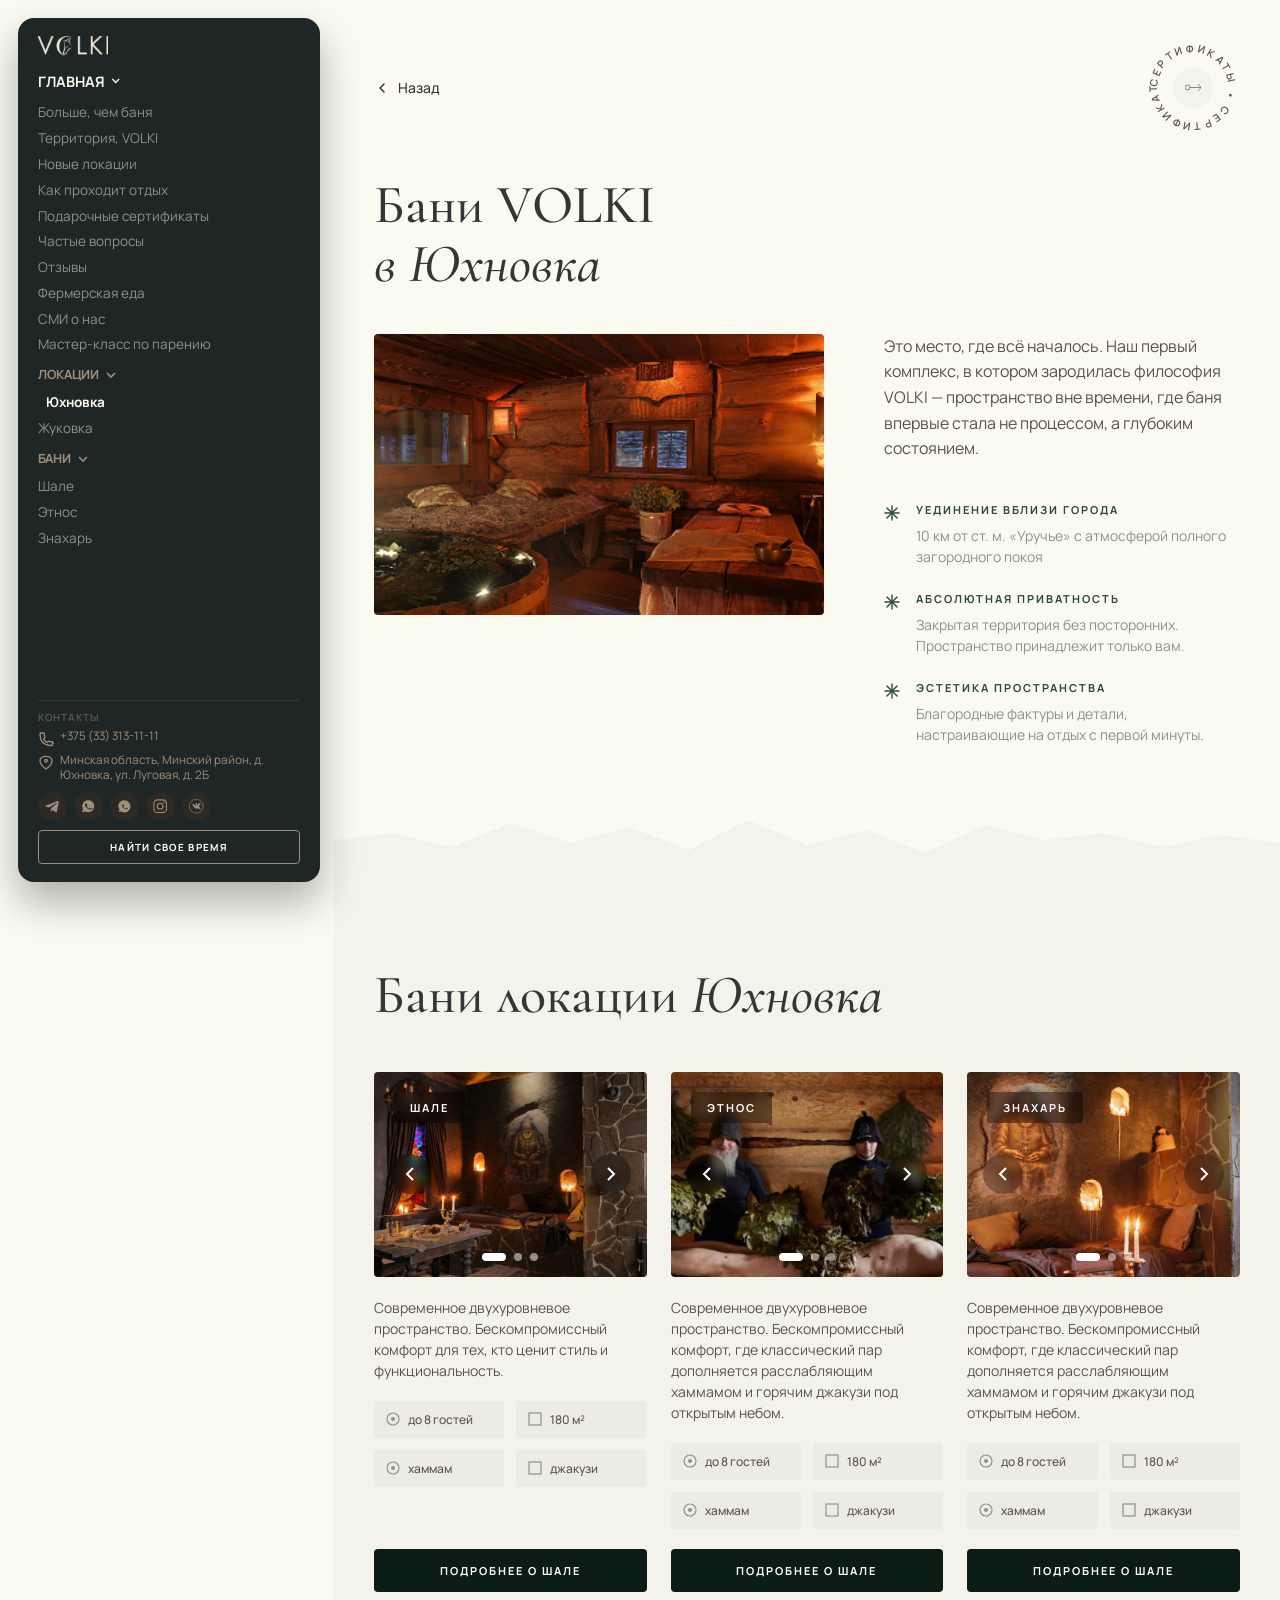
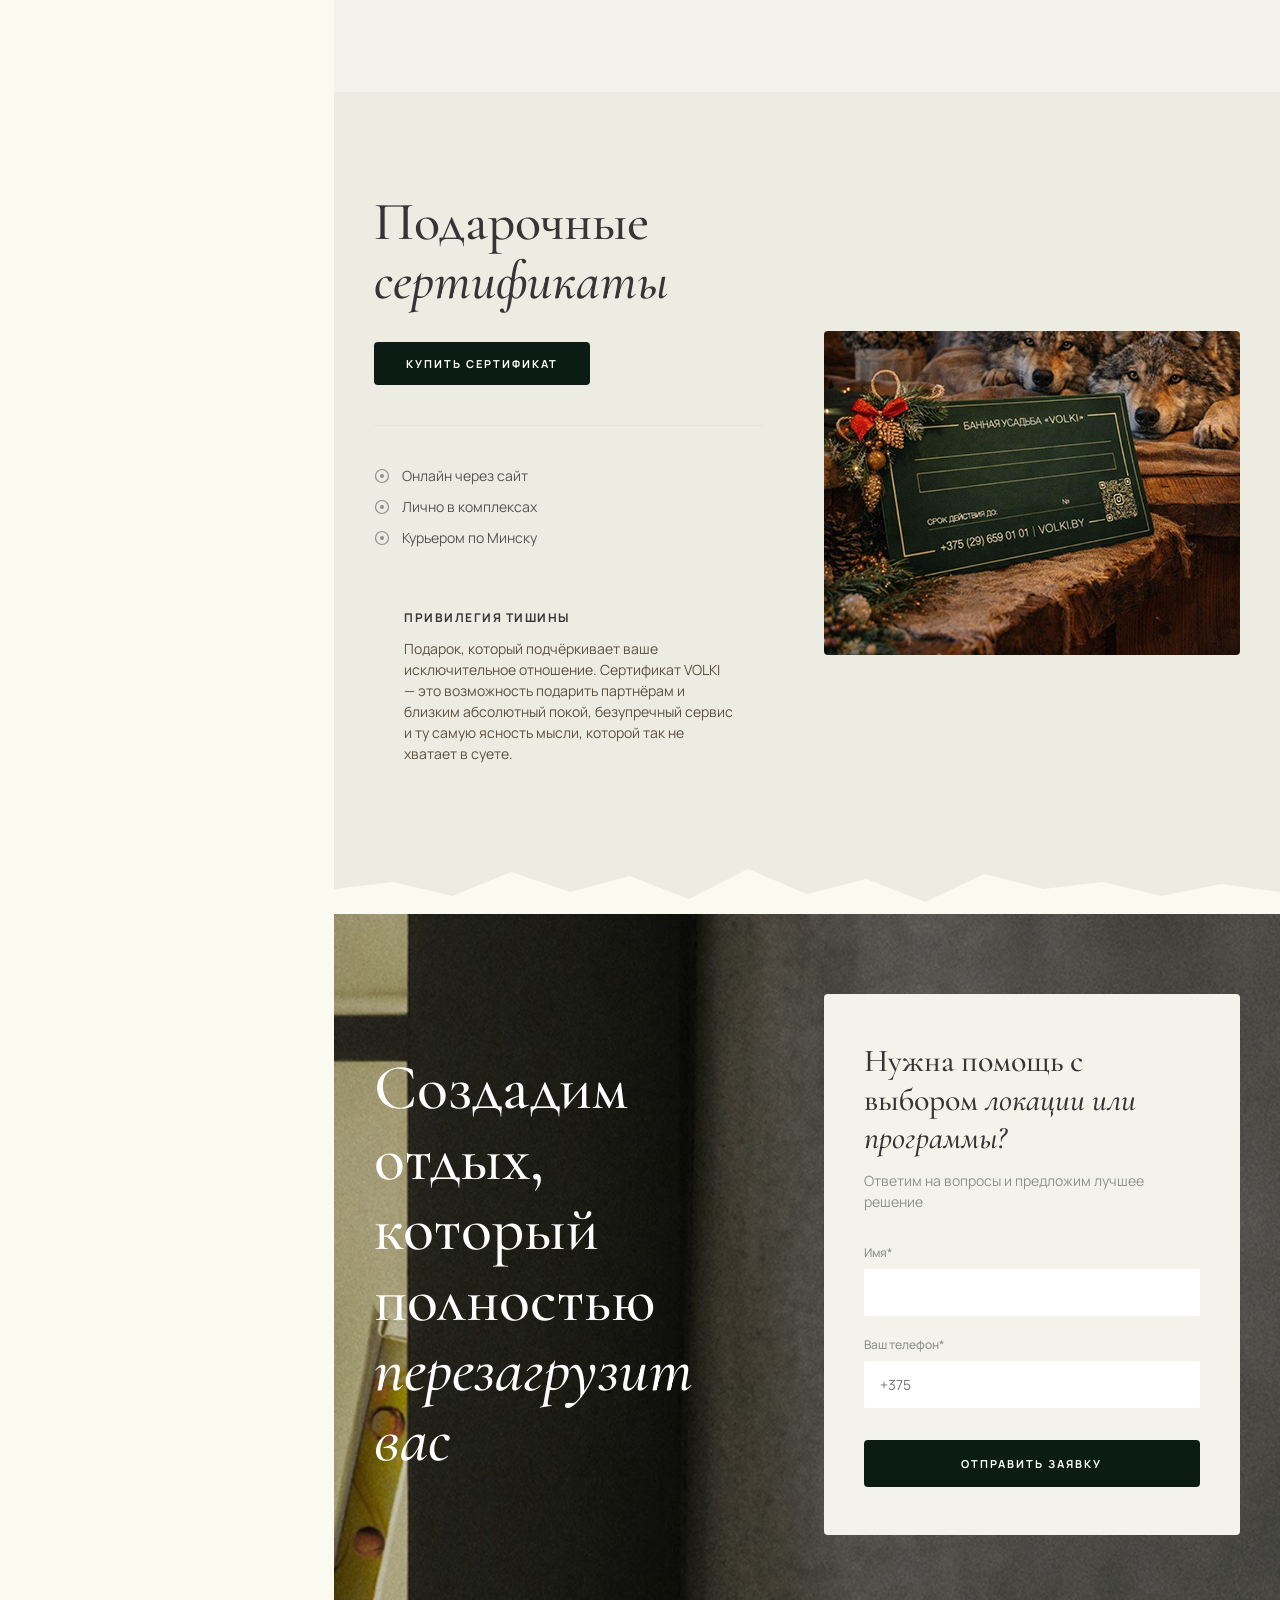
<file: location.html>
<!DOCTYPE html>
<html lang="ru">
<head>
    <meta charset="UTF-8">
    <meta name="viewport" content="width=device-width, initial-scale=1.0">
    <title>VOLKI - Юхновка</title>
    <link rel="preconnect" href="https://fonts.googleapis.com">
    <link rel="preconnect" href="https://fonts.gstatic.com" crossorigin>
    <link href="https://fonts.googleapis.com/css2?family=Cormorant+Garamond:ital,wght@0,400;0,500;0,600;1,400;1,500;1,600&family=Manrope:wght@400;500;600;700&display=swap" rel="stylesheet">
    <link rel="stylesheet" href="css/location-styles.css">
</head>
<body>
    <!-- Mobile Menu Toggle -->
    <button class="menu-toggle" aria-label="Toggle menu">
        <span></span>
        <span></span>
        <span></span>
    </button>

    <!-- Left Sidebar Menu -->
    <aside class="sidebar-menu">
        <div class="sidebar-content">
            <!-- Top Section -->
            <div class="sidebar-top">
                <!-- Logo -->
                <div class="sidebar-logo">
                    <img src="assets/images/logo.png" alt="VOLKI">
                </div>

                <!-- Main Navigation -->
                <div class="sidebar-nav-header">
                    <span>ГЛАВНАЯ</span>
                    <svg width="16" height="16" viewBox="0 0 16 16" fill="none">
                        <path d="M4 6l4 4 4-4" stroke="#fbfaf1" stroke-width="1.67"/>
                    </svg>
                </div>

                <nav class="sidebar-nav">
                    <a href="index.html#more-than-banya" class="nav-link">Больше, чем баня</a>
                    <a href="index.html#territory" class="nav-link">Территория, VOLKI</a>
                    <a href="index.html#new-locations" class="nav-link">Новые локации</a>
                    <a href="index.html#rest-process" class="nav-link">Как проходит отдых</a>
                    <a href="index.html#certificates" class="nav-link">Подарочные сертификаты</a>
                    <a href="index.html#faq" class="nav-link">Частые вопросы</a>
                    <a href="index.html#reviews" class="nav-link">Отзывы</a>
                    <a href="index.html#farm-food" class="nav-link">Фермерская еда</a>
                    <a href="index.html#media" class="nav-link">СМИ о нас</a>
                    <a href="index.html#masterclass" class="nav-link">Мастер-класс по парению</a>
                </nav>

                <!-- Locations Section -->
                <div class="sidebar-section">
                    <div class="sidebar-section-header">
                        <span>ЛОКАЦИИ</span>
                        <svg width="16" height="16" viewBox="0 0 16 16" fill="none">
                            <path d="M4 6l4 4 4-4" stroke="#9d8f7b" stroke-width="1.67"/>
                        </svg>
                    </div>
                    <nav class="sidebar-nav" style="margin-top: 8px;">
                        <a href="location.html" class="nav-link active">Юхновка</a>
                        <a href="#" class="nav-link">Жуковка</a>
                    </nav>
                </div>

                <!-- Banya Section -->
                <div class="sidebar-section">
                    <div class="sidebar-section-header">
                        <span>БАНИ</span>
                        <svg width="16" height="16" viewBox="0 0 16 16" fill="none">
                            <path d="M4 6l4 4 4-4" stroke="#9d8f7b" stroke-width="1.67"/>
                        </svg>
                    </div>
                    <nav class="sidebar-nav" style="margin-top: 8px;">
                        <a href="shale.html" class="nav-link">Шале</a>
                        <a href="#" class="nav-link">Этнос</a>
                        <a href="#" class="nav-link">Знахарь</a>
                    </nav>
                </div>
            </div>

            <!-- Bottom Section -->
            <div class="sidebar-bottom">
                <!-- Divider -->
                <div class="sidebar-divider"></div>

                <!-- Contacts -->
                <div class="sidebar-contacts">
                    <h4 class="contacts-title">Контакты</h4>

                    <a href="tel:+375333131111" class="contact-item">
                        <svg width="16" height="16" viewBox="0 0 16 16" fill="none">
                            <path d="M14.5 11.2v2.3c0 .6-.5 1-1 1-7.5 0-11.5-4-11.5-11.5 0-.6.5-1 1-1h2.3c.5 0 1 .4 1 1 0 1 .2 2 .5 2.8.2.4.1.9-.2 1.2l-1 1c.8 1.5 2 2.7 3.5 3.5l1-1c.3-.3.8-.4 1.2-.2.9.3 1.8.5 2.8.5.6 0 1 .4 1 .9z" stroke="#9d8f7b" stroke-width="1.33" fill="none"/>
                        </svg>
                        <span>+375 (33) 313-11-11</span>
                    </a>

                    <div class="contact-item">
                        <svg width="16" height="16" viewBox="0 0 16 16" fill="none">
                            <path d="M8 14s-6-4-6-8.5C2 3 4.7 1.3 8 1.3S14 3 14 5.5C14 10 8 14 8 14z" stroke="#9d8f7b" stroke-width="1.33" fill="none"/>
                            <circle cx="8" cy="5.7" r="1.3" stroke="#9d8f7b" stroke-width="1.33" fill="none"/>
                        </svg>
                        <span>Минская область, Минский район, д. Юхновка, ул. Луговая, д. 2Б</span>
                    </div>
                </div>

                <!-- Social Links -->
                <div class="sidebar-social">
                    <a href="#" class="social-link" aria-label="Telegram">
                        <svg width="20" height="20" viewBox="0 0 20 20" fill="none">
                            <path d="M18.4 2.6L1.6 9.2c-1.1.4-1.1 1.1-.2 1.4l4.3 1.3 10-6.3c.5-.3.9-.1.6.2l-8.1 7.3-.3 4.4c.4 0 .6-.2.8-.4l2-1.9 4.2 3.1c.8.4 1.3.2 1.5-.7l2.7-12.7c.3-1.1-.4-1.6-1.1-1.3z" fill="#9d8f7b"/>
                        </svg>
                    </a>
                    <a href="#" class="social-link" aria-label="WhatsApp">
                        <svg width="20" height="20" viewBox="0 0 20 20" fill="none">
                            <path d="M10 1.7C5.3 1.7 1.7 5.3 1.7 10c0 1.5.4 2.9 1.1 4.1L1.7 18.3l4.3-1.1c1.2.7 2.6 1.1 4 1.1 4.7 0 8.3-3.6 8.3-8.3S14.7 1.7 10 1.7zm4.8 11.8c-.2.6-1.2 1.1-1.6 1.2-.4 0-.9.1-2.8-.6-2.4-1-3.9-3.4-4-3.6-.1-.2-.9-1.2-.9-2.3s.6-1.6.8-1.8c.2-.2.4-.3.6-.3h.4c.2 0 .4 0 .6.4.2.5.7 1.7.8 1.8.1.1.1.3 0 .4-.1.2-.2.3-.3.4l-.4.5c-.1.1-.3.3-.1.6.2.3.7 1.2 1.6 1.9 1.1.9 2 1.2 2.3 1.3.3.1.4.1.6-.1.2-.2.7-.8.9-1.1.2-.3.4-.2.6-.1.2.1 1.3.6 1.5.7.2.1.4.2.4.3.1.2.1.9-.1 1.5z" fill="#9d8f7b"/>
                        </svg>
                    </a>
                    <a href="#" class="social-link" aria-label="Viber">
                        <svg width="20" height="20" viewBox="0 0 20 20" fill="none">
                            <path d="M10 1.8c-4.5 0-8.2 3.7-8.2 8.2 0 1.8.6 3.5 1.6 4.9l-1 3.3 3.4-1c1.4.9 3 1.4 4.7 1.4 4.5 0 8.2-3.7 8.2-8.2S14.5 1.8 10 1.8zm4.5 11.5c-.2.5-.9 1-1.3 1-.3 0-.7.1-2.2-.5-1.9-.8-3.1-2.7-3.2-2.8-.1-.1-.7-1-.7-1.8s.5-1.3.6-1.5c.2-.2.3-.2.5-.2h.3c.2 0 .3 0 .5.3.2.4.6 1.4.6 1.5.1.1.1.2 0 .3-.1.2-.2.2-.3.4l-.3.4c-.1.1-.2.2-.1.5.2.2.6 1 1.3 1.5.9.7 1.6 1 1.8 1 .2.1.3.1.5-.1.2-.2.6-.6.7-.9.2-.2.3-.2.5-.1.2.1 1 .5 1.2.6.2.1.3.2.3.2.1.2.1.7-.1 1.2z" fill="#9d8f7b"/>
                        </svg>
                    </a>
                    <a href="#" class="social-link" aria-label="Instagram">
                        <svg width="20" height="20" viewBox="0 0 20 20" fill="none">
                            <rect x="1.25" y="1.25" width="17.5" height="17.5" rx="5" stroke="#9d8f7b" stroke-width="1.5" fill="none"/>
                            <circle cx="10" cy="10" r="4" stroke="#9d8f7b" stroke-width="1.5" fill="none"/>
                            <circle cx="15.5" cy="4.5" r="1" fill="#9d8f7b"/>
                        </svg>
                    </a>
                    <a href="#" class="social-link" aria-label="VK">
                        <svg width="20" height="20" viewBox="0 0 20 20" fill="none">
                            <circle cx="10" cy="10" r="9.6" stroke="#9d8f7b" stroke-width="0.8" fill="none"/>
                            <path d="M10.5 13.8h.7s.2 0 .3-.1c.1-.1.1-.3.1-.3s0-1 .4-1.1c.4-.1 1 1 1.5 1.4.4.3.7.2.7.2l1.4-.1s.7 0 .4-.6c0-.1-.3-.6-1.4-1.7-1.2-1.1-1-1 .4-3 .8-1.2 1.2-2 1.1-2.3-.1-.3-.8-.2-.8-.2h-1.6s-.1 0-.2.1c-.1 0-.1.1-.1.1s-.3.7-.6 1.3c-.7 1.3-1 1.4-1.1 1.3-.3-.2-.2-.7-.2-1.1 0-1.2.2-1.7-.4-1.8-.2 0-.3-.1-.8-.1-.6 0-1.1 0-1.4.1-.2.1-.3.3-.2.3.1 0 .5.1.7.4.3.4.3 1.2.3 1.2s.2 1.4-.4 1.6c-.4.1-.9-.5-2-1.3-.3-.4-.5-.9-.5-.9s0-.1-.1-.2c-.1-.1-.2-.1-.2-.1h-1.5s-.2 0-.3.1c-.1.1 0 .2 0 .2s1.4 3.3 3 5c1.5 1.5 3.2 1.4 3.2 1.4z" fill="#9d8f7b"/>
                        </svg>
                    </a>
                </div>

                <!-- CTA Button -->
                <button class="sidebar-cta">
                    <span>Найти свое время</span>
                </button>
            </div>
        </div>
    </aside>

    <!-- Main Content -->
    <main class="main-content">
    <!-- Location Hero Section -->
    <section class="location-hero">
        <div class="container">
            <!-- Верхняя часть -->
            <div class="location-hero-header">
                <!-- Кнопка назад -->
                <a href="index.html" class="back-button">
                    <svg width="16" height="16" viewBox="0 0 16 16" fill="none" xmlns="http://www.w3.org/2000/svg">
                        <path d="M10 12L6 8l4-4" stroke="#353535" stroke-width="1.5" stroke-linecap="round" stroke-linejoin="round"/>
                    </svg>
                    <span>Назад</span>
                </a>

                <!-- Вращающийся бейдж -->
                <div class="rotating-badge">
                    <svg class="rotating-text" viewBox="0 0 100 100" width="95" height="95">
                        <defs>
                            <path id="circlePath" d="M 50, 50 m -37, 0 a 37,37 0 1,1 74,0 a 37,37 0 1,1 -74,0"/>
                        </defs>
                        <text fill="#57534e" font-size="11" font-family="Manrope" font-weight="600" letter-spacing="3">
                            <textPath href="#circlePath">СЕРТИФИКАТЫ • СЕРТИФИКАТ VOLKI • </textPath>
                        </text>
                    </svg>
                    <div class="badge-center">
                        <svg width="16" height="13" viewBox="0 0 16 13" fill="none">
                            <circle cx="2.5" cy="6.5" r="2.5" fill="none" stroke="#2d4939" stroke-width="0.6"/>
                            <path d="M5 6.5h11M13 3l3 3.5-3 3.5" stroke="#2d4939" stroke-width="0.6"/>
                        </svg>
                    </div>
                </div>
            </div>

            <!-- Заголовок над двумя колонками -->
            <h1 class="location-hero-title">
                <span class="title-regular">Бани VOLKI</span>
                <span class="title-italic">в Юхновка</span>
            </h1>

            <!-- Основной контент (две колонки) -->
            <div class="location-hero-content">
                <!-- Левая колонка -->
                <div class="location-hero-left">
                    <div class="location-hero-image">
                        <img src="assets/images/баня юхновка.png" alt="Бани VOLKI в Юхновка">
                    </div>
                </div>

                <!-- Правая колонка -->
                <div class="location-hero-right">
                    <p class="location-hero-description">
                        Это место, где всё началось. Наш первый комплекс, в котором зародилась философия VOLKI — пространство вне времени, где баня впервые стала не процессом, а глубоким состоянием.
                    </p>

                    <!-- Список преимуществ -->
                    <div class="location-features">
                        <!-- Преимущество 1 -->
                        <div class="location-feature">
                            <div class="feature-icon">
                                <svg width="16" height="16" viewBox="0 0 16 16" fill="none" xmlns="http://www.w3.org/2000/svg">
                                    <line x1="8" y1="1" x2="8" y2="15" stroke="#2d4939" stroke-width="1.4" stroke-linecap="round"/>
                                    <line x1="1" y1="8" x2="15" y2="8" stroke="#2d4939" stroke-width="1.4" stroke-linecap="round"/>
                                    <line x1="2.93" y1="2.93" x2="13.07" y2="13.07" stroke="#2d4939" stroke-width="1.4" stroke-linecap="round"/>
                                    <line x1="13.07" y1="2.93" x2="2.93" y2="13.07" stroke="#2d4939" stroke-width="1.4" stroke-linecap="round"/>
                                </svg>
                            </div>
                            <div class="feature-content">
                                <h3 class="feature-title">УЕДИНЕНИЕ ВБЛИЗИ ГОРОДА</h3>
                                <p class="feature-text">10 км от ст. м. «Уручье» с атмосферой полного загородного покоя</p>
                            </div>
                        </div>

                        <!-- Преимущество 2 -->
                        <div class="location-feature">
                            <div class="feature-icon">
                                <svg width="16" height="16" viewBox="0 0 16 16" fill="none" xmlns="http://www.w3.org/2000/svg">
                                    <line x1="8" y1="1" x2="8" y2="15" stroke="#2d4939" stroke-width="1.4" stroke-linecap="round"/>
                                    <line x1="1" y1="8" x2="15" y2="8" stroke="#2d4939" stroke-width="1.4" stroke-linecap="round"/>
                                    <line x1="2.93" y1="2.93" x2="13.07" y2="13.07" stroke="#2d4939" stroke-width="1.4" stroke-linecap="round"/>
                                    <line x1="13.07" y1="2.93" x2="2.93" y2="13.07" stroke="#2d4939" stroke-width="1.4" stroke-linecap="round"/>
                                </svg>
                            </div>
                            <div class="feature-content">
                                <h3 class="feature-title">АБСОЛЮТНАЯ ПРИВАТНОСТЬ</h3>
                                <p class="feature-text">Закрытая территория без посторонних. Пространство принадлежит только вам.</p>
                            </div>
                        </div>

                        <!-- Преимущество 3 -->
                        <div class="location-feature">
                            <div class="feature-icon">
                                <svg width="16" height="16" viewBox="0 0 16 16" fill="none" xmlns="http://www.w3.org/2000/svg">
                                    <line x1="8" y1="1" x2="8" y2="15" stroke="#2d4939" stroke-width="1.4" stroke-linecap="round"/>
                                    <line x1="1" y1="8" x2="15" y2="8" stroke="#2d4939" stroke-width="1.4" stroke-linecap="round"/>
                                    <line x1="2.93" y1="2.93" x2="13.07" y2="13.07" stroke="#2d4939" stroke-width="1.4" stroke-linecap="round"/>
                                    <line x1="13.07" y1="2.93" x2="2.93" y2="13.07" stroke="#2d4939" stroke-width="1.4" stroke-linecap="round"/>
                                </svg>
                            </div>
                            <div class="feature-content">
                                <h3 class="feature-title">ЭСТЕТИКА ПРОСТРАНСТВА</h3>
                                <p class="feature-text">Благородные фактуры и детали, настраивающие на отдых с первой минуты.</p>
                            </div>
                        </div>
                    </div>
                </div>
            </div>
        </div>

        <!-- Волнообразный разделитель -->
        <svg class="location-hero-divider" viewBox="0 0 1920 60" fill="none" xmlns="http://www.w3.org/2000/svg" preserveAspectRatio="none">
            <path d="M0 60 L0 35 L120 28 L240 42 L360 18 L480 38 L600 22 L720 45 L840 15 L960 40 L1080 25 L1200 48 L1320 20 L1440 35 L1560 28 L1680 42 L1800 30 L1920 38 L1920 60 Z" fill="#f4f3eb"/>
        </svg>
    </section>

    <!-- Location Baths Section -->
    <section class="location-baths">
        <div class="container">
            <!-- Заголовок -->
            <h2 class="location-baths-title">
                <span class="title-regular">Бани локации </span><span class="title-italic">Юхновка</span>
            </h2>

            <!-- Сетка карточек -->
            <div class="baths-grid">
                <!-- Карточка 1: Шале -->
                <article class="bath-card">
                    <!-- Блок с фото -->
                    <div class="bath-card-image">
                        <img src="assets/images/banya-shale.png" alt="Баня Шале">
                        <div class="bath-card-name">ШАЛЕ</div>

                        <!-- Навигация слайдера -->
                        <button class="slider-arrow slider-arrow-left" aria-label="Previous">
                            <svg width="24" height="24" viewBox="0 0 24 24" fill="none">
                                <path d="M15 18l-6-6 6-6" stroke="#ffffff" stroke-width="2"/>
                            </svg>
                        </button>
                        <button class="slider-arrow slider-arrow-right" aria-label="Next">
                            <svg width="24" height="24" viewBox="0 0 24 24" fill="none">
                                <path d="M9 18l6-6-6-6" stroke="#ffffff" stroke-width="2"/>
                            </svg>
                        </button>

                        <!-- Точки пагинации -->
                        <div class="slider-dots">
                            <span class="dot active"></span>
                            <span class="dot"></span>
                            <span class="dot"></span>
                        </div>
                    </div>

                    <!-- Текст-описание -->
                    <div class="bath-card-content">
                        <p class="bath-card-description">
                            Современное двухуровневое пространство. Бескомпромиссный комфорт для тех, кто ценит стиль и функциональность.
                        </p>

                        <!-- Сетка характеристик -->
                        <div class="bath-card-specs">
                            <div class="spec-item">
                                <svg width="14" height="14" viewBox="0 0 14 14" fill="none" class="spec-icon">
                                    <circle cx="7" cy="7" r="6" stroke="#8c928b" stroke-width="1.2"/>
                                    <circle cx="7" cy="7" r="2" fill="#8c928b"/>
                                </svg>
                                <span>до 8 гостей</span>
                            </div>
                            <div class="spec-item">
                                <svg width="14" height="14" viewBox="0 0 14 14" fill="none" class="spec-icon">
                                    <rect x="1" y="1" width="12" height="12" stroke="#8c928b" stroke-width="1.2"/>
                                </svg>
                                <span>180 м²</span>
                            </div>
                            <div class="spec-item">
                                <svg width="14" height="14" viewBox="0 0 14 14" fill="none" class="spec-icon">
                                    <circle cx="7" cy="7" r="6" stroke="#8c928b" stroke-width="1.2"/>
                                    <circle cx="7" cy="7" r="2" fill="#8c928b"/>
                                </svg>
                                <span>хаммам</span>
                            </div>
                            <div class="spec-item">
                                <svg width="14" height="14" viewBox="0 0 14 14" fill="none" class="spec-icon">
                                    <rect x="1" y="1" width="12" height="12" stroke="#8c928b" stroke-width="1.2"/>
                                </svg>
                                <span>джакузи</span>
                            </div>
                        </div>

                        <!-- Кнопка -->
                        <button class="bath-card-button" onclick="window.location.href='shale.html'">ПОДРОБНЕЕ О ШАЛЕ</button>
                    </div>
                </article>

                <!-- Карточка 2: Этнос -->
                <article class="bath-card">
                    <div class="bath-card-image">
                        <img src="assets/images/banya-etnos.png" alt="Баня Этнос">
                        <div class="bath-card-name">ЭТНОС</div>

                        <button class="slider-arrow slider-arrow-left" aria-label="Previous">
                            <svg width="24" height="24" viewBox="0 0 24 24" fill="none">
                                <path d="M15 18l-6-6 6-6" stroke="#ffffff" stroke-width="2"/>
                            </svg>
                        </button>
                        <button class="slider-arrow slider-arrow-right" aria-label="Next">
                            <svg width="24" height="24" viewBox="0 0 24 24" fill="none">
                                <path d="M9 18l6-6-6-6" stroke="#ffffff" stroke-width="2"/>
                            </svg>
                        </button>

                        <div class="slider-dots">
                            <span class="dot active"></span>
                            <span class="dot"></span>
                            <span class="dot"></span>
                        </div>
                    </div>

                    <div class="bath-card-content">
                        <p class="bath-card-description">
                            Современное двухуровневое пространство. Бескомпромиссный комфорт, где классический пар дополняется расслабляющим хаммамом и горячим джакузи под открытым небом.
                        </p>

                        <div class="bath-card-specs">
                            <div class="spec-item">
                                <svg width="14" height="14" viewBox="0 0 14 14" fill="none" class="spec-icon">
                                    <circle cx="7" cy="7" r="6" stroke="#8c928b" stroke-width="1.2"/>
                                    <circle cx="7" cy="7" r="2" fill="#8c928b"/>
                                </svg>
                                <span>до 8 гостей</span>
                            </div>
                            <div class="spec-item">
                                <svg width="14" height="14" viewBox="0 0 14 14" fill="none" class="spec-icon">
                                    <rect x="1" y="1" width="12" height="12" stroke="#8c928b" stroke-width="1.2"/>
                                </svg>
                                <span>180 м²</span>
                            </div>
                            <div class="spec-item">
                                <svg width="14" height="14" viewBox="0 0 14 14" fill="none" class="spec-icon">
                                    <circle cx="7" cy="7" r="6" stroke="#8c928b" stroke-width="1.2"/>
                                    <circle cx="7" cy="7" r="2" fill="#8c928b"/>
                                </svg>
                                <span>хаммам</span>
                            </div>
                            <div class="spec-item">
                                <svg width="14" height="14" viewBox="0 0 14 14" fill="none" class="spec-icon">
                                    <rect x="1" y="1" width="12" height="12" stroke="#8c928b" stroke-width="1.2"/>
                                </svg>
                                <span>джакузи</span>
                            </div>
                        </div>

                        <button class="bath-card-button" onclick="window.location.href='shale.html'">ПОДРОБНЕЕ О ШАЛЕ</button>
                    </div>
                </article>

                <!-- Карточка 3: Знахарь -->
                <article class="bath-card">
                    <div class="bath-card-image">
                        <img src="assets/images/banya-znahar.png" alt="Баня Знахарь">
                        <div class="bath-card-name">ЗНАХАРЬ</div>

                        <button class="slider-arrow slider-arrow-left" aria-label="Previous">
                            <svg width="24" height="24" viewBox="0 0 24 24" fill="none">
                                <path d="M15 18l-6-6 6-6" stroke="#ffffff" stroke-width="2"/>
                            </svg>
                        </button>
                        <button class="slider-arrow slider-arrow-right" aria-label="Next">
                            <svg width="24" height="24" viewBox="0 0 24 24" fill="none">
                                <path d="M9 18l6-6-6-6" stroke="#ffffff" stroke-width="2"/>
                            </svg>
                        </button>

                        <div class="slider-dots">
                            <span class="dot active"></span>
                            <span class="dot"></span>
                            <span class="dot"></span>
                        </div>
                    </div>

                    <div class="bath-card-content">
                        <p class="bath-card-description">
                            Современное двухуровневое пространство. Бескомпромиссный комфорт, где классический пар дополняется расслабляющим хаммамом и горячим джакузи под открытым небом.
                        </p>

                        <div class="bath-card-specs">
                            <div class="spec-item">
                                <svg width="14" height="14" viewBox="0 0 14 14" fill="none" class="spec-icon">
                                    <circle cx="7" cy="7" r="6" stroke="#8c928b" stroke-width="1.2"/>
                                    <circle cx="7" cy="7" r="2" fill="#8c928b"/>
                                </svg>
                                <span>до 8 гостей</span>
                            </div>
                            <div class="spec-item">
                                <svg width="14" height="14" viewBox="0 0 14 14" fill="none" class="spec-icon">
                                    <rect x="1" y="1" width="12" height="12" stroke="#8c928b" stroke-width="1.2"/>
                                </svg>
                                <span>180 м²</span>
                            </div>
                            <div class="spec-item">
                                <svg width="14" height="14" viewBox="0 0 14 14" fill="none" class="spec-icon">
                                    <circle cx="7" cy="7" r="6" stroke="#8c928b" stroke-width="1.2"/>
                                    <circle cx="7" cy="7" r="2" fill="#8c928b"/>
                                </svg>
                                <span>хаммам</span>
                            </div>
                            <div class="spec-item">
                                <svg width="14" height="14" viewBox="0 0 14 14" fill="none" class="spec-icon">
                                    <rect x="1" y="1" width="12" height="12" stroke="#8c928b" stroke-width="1.2"/>
                                </svg>
                                <span>джакузи</span>
                            </div>
                        </div>

                        <button class="bath-card-button" onclick="window.location.href='shale.html'">ПОДРОБНЕЕ О ШАЛЕ</button>
                    </div>
                </article>
            </div>
        </div>
    </section>

    <!-- Certificates Section -->
    <section class="certificates-section">
        <div class="container">
            <div class="certificates-content">
                <!-- Левая колонка -->
                <div class="certificates-left">
                    <h2 class="certificates-title">
                        <span class="title-regular">Подарочные</span>
                        <span class="title-italic">сертификаты</span>
                    </h2>

                    <button class="certificates-button">КУПИТЬ СЕРТИФИКАТ</button>

                    <!-- Разделитель -->
                    <div class="certificates-divider"></div>

                    <!-- Список доставки -->
                    <div class="certificates-delivery">
                        <div class="delivery-item">
                            <svg width="16" height="16" viewBox="0 0 16 16" fill="none" class="delivery-icon">
                                <circle cx="8" cy="8" r="6.5" stroke="#8c928b" stroke-width="1.2"/>
                                <circle cx="8" cy="8" r="2" fill="#8c928b"/>
                            </svg>
                            <span>Онлайн через сайт</span>
                        </div>
                        <div class="delivery-item">
                            <svg width="16" height="16" viewBox="0 0 16 16" fill="none" class="delivery-icon">
                                <circle cx="8" cy="8" r="6.5" stroke="#8c928b" stroke-width="1.2"/>
                                <circle cx="8" cy="8" r="2" fill="#8c928b"/>
                            </svg>
                            <span>Лично в комплексах</span>
                        </div>
                        <div class="delivery-item">
                            <svg width="16" height="16" viewBox="0 0 16 16" fill="none" class="delivery-icon">
                                <circle cx="8" cy="8" r="6.5" stroke="#8c928b" stroke-width="1.2"/>
                                <circle cx="8" cy="8" r="2" fill="#8c928b"/>
                            </svg>
                            <span>Курьером по Минску</span>
                        </div>
                    </div>

                    <!-- Инфо-блок -->
                    <div class="certificates-info-box">
                        <h3 class="info-box-title">ПРИВИЛЕГИЯ ТИШИНЫ</h3>
                        <p class="info-box-text">Подарок, который подчёркивает ваше исключительное отношение. Сертификат VOLKI — это возможность подарить партнёрам и близким абсолютный покой, безупречный сервис и ту самую ясность мысли, которой так не хватает в суете.</p>
                    </div>
                </div>

                <!-- Правая колонка -->
                <div class="certificates-right">
                    <img src="assets/images/sertificat.png" alt="Подарочный сертификат VOLKI" class="certificates-image">
                </div>
            </div>
        </div>

        <!-- Волнообразный разделитель -->
        <svg class="certificates-divider-bottom" viewBox="0 0 1920 60" fill="none" xmlns="http://www.w3.org/2000/svg" preserveAspectRatio="none">
            <path d="M0 60 L0 35 L120 28 L240 42 L360 18 L480 38 L600 22 L720 45 L840 15 L960 40 L1080 25 L1200 48 L1320 20 L1440 35 L1560 28 L1680 42 L1800 30 L1920 38 L1920 60 Z" fill="#fbfaf1"/>
        </svg>
    </section>

    <!-- Contact Form Section -->
    <section class="contact-form-section">
        <div class="container">
            <div class="contact-form-content">
                <!-- Левая колонка (Заголовок) -->
                <div class="contact-form-left">
                    <h2 class="contact-form-title">
                        <span class="title-regular">Создадим отдых,</span>
                        <span class="title-regular">который полностью</span>
                        <span class="title-italic">перезагрузит вас</span>
                    </h2>
                </div>

                <!-- Правая колонка (Форма) -->
                <div class="contact-form-right">
                    <div class="contact-form-card">
                        <h3 class="form-card-title">
                            Нужна помощь с выбором <span class="title-italic">локации или программы?</span>
                        </h3>
                        <p class="form-card-subtitle">Ответим на вопросы и предложим лучшее решение</p>

                        <form class="contact-form">
                            <div class="form-group">
                                <label for="name" class="form-label">Имя*</label>
                                <input type="text" id="name" name="name" class="form-input" required>
                            </div>

                            <div class="form-group">
                                <label for="phone" class="form-label">Ваш телефон*</label>
                                <input type="tel" id="phone" name="phone" class="form-input" placeholder="+375" required>
                            </div>

                            <button type="submit" class="form-submit-button">ОТПРАВИТЬ ЗАЯВКУ</button>
                        </form>
                    </div>
                </div>
            </div>
        </div>
    </section>
    </main>
</body>
</html>
</file>
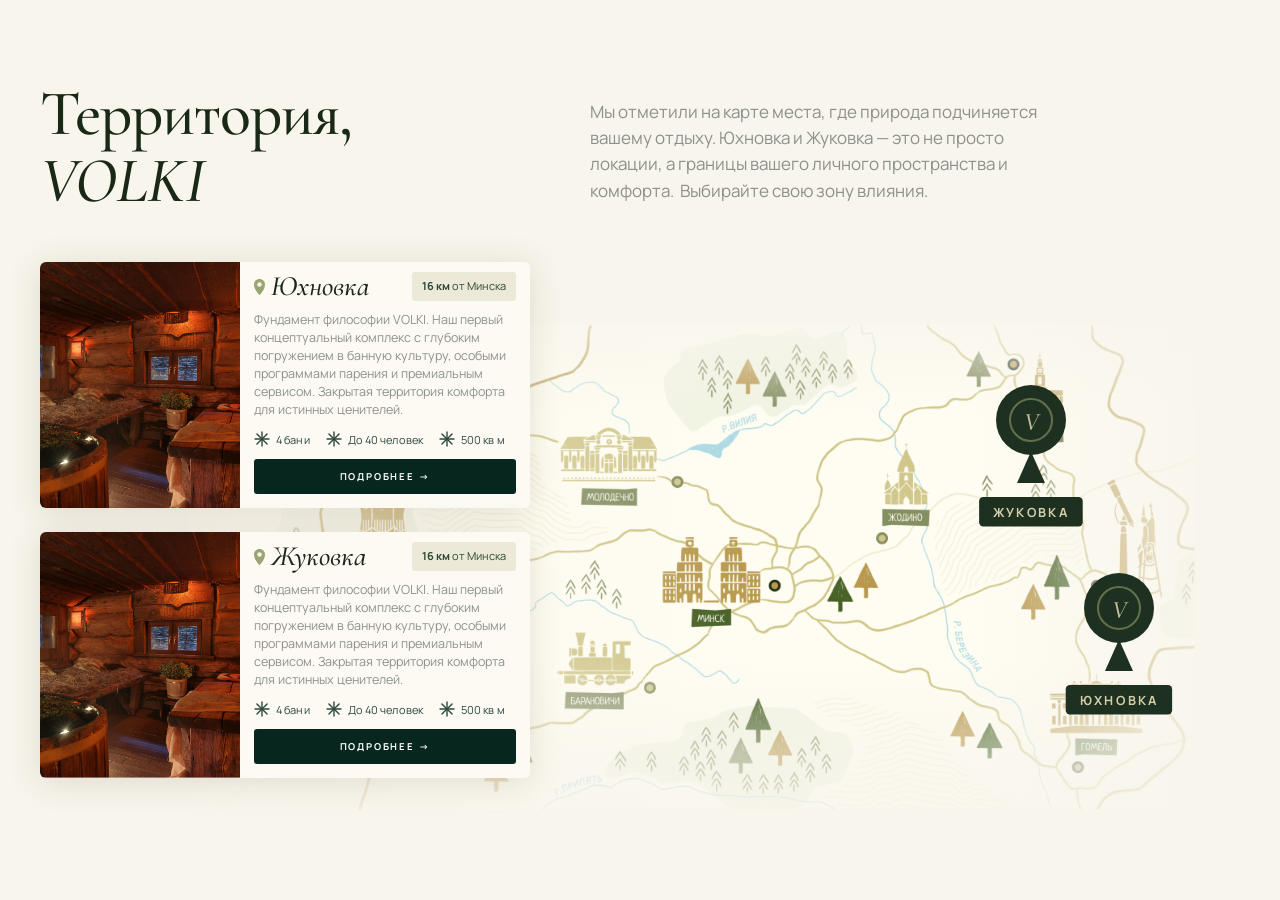
<file: sections/territory-section.html>
<!DOCTYPE html>
<html lang="ru">
<head>
    <meta charset="UTF-8">
    <meta name="viewport" content="width=device-width, initial-scale=1.0">
    <title>Территория VOLKI</title>
    <link rel="preconnect" href="https://fonts.googleapis.com">
    <link rel="preconnect" href="https://fonts.gstatic.com" crossorigin>
    <link href="https://fonts.googleapis.com/css2?family=Cormorant+Garamond:ital,wght@0,400;0,500;0,600;1,400;1,500;1,600&family=Manrope:wght@400;500;600;700&display=swap" rel="stylesheet">
    <style>
        * { margin: 0; padding: 0; box-sizing: border-box; }

        body {
            font-family: 'Manrope', sans-serif;
            background-color: #f7f5ec;
            color: #212625;
        }

        .container {
            max-width: 1340px;
            margin: 0 auto;
            padding: 0 40px;
        }

        /* ─────────────────────────────────────────
           SECTION — relative anchor for abs map
        ───────────────────────────────────────── */
        .territory-section {
            padding: 80px 0 100px;
            background-color: #f7f5ec;
            position: relative;
            overflow: hidden;
        }

        /* ─── MAP: absolute, covers right ~65% of section ─── */
        .territory-map-bg {
            position: absolute;
            left: 5%;
            top: 30%;
            right: -40px;
            bottom: 1%;
            z-index: 0;
            pointer-events: none;
        }

        /* Map container - relative positioning for markers */
        .map-container {
            position: relative;
            width: 100%;
            height: 100%;
            transform: scale(0.8);
            transform-origin: center center;
            pointer-events: none; /* map itself non-interactive */
        }

        .map-container img {
            width: 100%;
            height: 100%;
            object-fit: cover;
            object-position: left center;
            display: block;
        }

        /* LEFT + RIGHT fade — dissolves map edges into bg color */
        .territory-map-bg::before {
            content: '';
            position: absolute;
            inset: 0;
            z-index: 2;
            pointer-events: none;
            background: linear-gradient(
                to right,
                #f7f5ec 0%,
                rgba(247,245,236,0.92) 8%,
                rgba(247,245,236,0.55) 22%,
                rgba(247,245,236,0.15) 40%,
                transparent 55%,
                transparent 72%,
                rgba(247,245,236,0.4) 80%,
                rgba(247,245,236,0.75) 88%,
                rgba(247,245,236,0.93) 94%,
                #f7f5ec 100%
            );
        }

        /* TOP + BOTTOM fade */
        .territory-map-bg::after {
            content: '';
            position: absolute;
            inset: 0;
            z-index: 2;
            pointer-events: none;
            background: linear-gradient(
                to bottom,
                #f7f5ec 0%,
                rgba(247,245,236,0.7) 10%,
                transparent 25%,
                transparent 65%,
                rgba(247,245,236,0.5) 80%,
                rgba(247,245,236,0.8) 92%,
                #f7f5ec 100%
            );
        }

        /* Markers: positioned relative to map image */
        .map-marker {
            position: absolute;
            cursor: pointer;
            transition: transform 0.35s cubic-bezier(0.34, 1.56, 0.64, 1), filter 0.3s ease;
            transform: scale(1.4) translateY(0px);
            transform-origin: center bottom;
            z-index: 10;
            pointer-events: all !important;
        }
        .map-marker:hover {
            transform: scale(1.65) translateY(-8px);
            filter: drop-shadow(0 10px 20px rgba(30, 48, 32, 0.55));
        }

        .map-marker svg {
            transition: all 0.3s ease;
        }

        /* Pulse ring on marker hover */
        .map-marker::before {
            content: '';
            position: absolute;
            top: 50%;
            left: 50%;
            width: 50px;
            height: 50px;
            transform: translate(-50%, -60%) scale(0);
            border-radius: 50%;
            background: rgba(30, 48, 32, 0.15);
            transition: transform 0.4s cubic-bezier(0.34, 1.56, 0.64, 1), opacity 0.4s ease;
            opacity: 0;
            z-index: -1;
        }
        .map-marker:hover::before {
            transform: translate(-50%, -60%) scale(2.2);
            opacity: 1;
        }

        .map-marker:hover svg circle:first-child {
            fill: #2d4939;
        }

        .map-marker:hover svg path {
            fill: #2d4939;
        }

        /* ─── MAP MARKERS LAYER — отдельный слой поверх карты ─── */
        .map-markers-layer {
            position: absolute;
            left: 5%;
            top: 30%;
            right: -40px;
            bottom: 1%;
            z-index: 5;
            pointer-events: none; /* сам слой прозрачный для кликов */
        }

        /* маркеры внутри слоя — кликабельны */
        .map-markers-layer .map-marker {
            pointer-events: all;
        }

        /* Tune these % values to align with actual map image */
        .marker-zhukovka  { top: 25%; left: 75%; }
        .marker-yukhnovka { top: 56%; left: 82%; }

        /* ─── TOOLTIP КАРТОЧКА ─── */
        .marker-tooltip {
            position: absolute;
            bottom: calc(100% + 14px);
            left: 50%;
            transform: translateX(-50%) translateY(6px);
            background: #1e3020;
            border: 1px solid rgba(154, 165, 114, 0.35);
            border-radius: 5px;
            padding: 10px 14px;
            width: 180px;
            opacity: 0;
            pointer-events: none;
            transition:
                opacity 0.32s ease,
                transform 0.38s cubic-bezier(0.34, 1.3, 0.64, 1);
            z-index: 20;
            box-shadow: 0 12px 32px rgba(10, 25, 12, 0.45);
        }

        /* Стрелочка вниз */
        .marker-tooltip::after {
            content: '';
            position: absolute;
            top: 100%;
            left: 50%;
            transform: translateX(-50%);
            border: 6px solid transparent;
            border-top-color: #1e3020;
        }

        .marker-tooltip-title {
            font-family: 'Cormorant Garamond', serif;
            font-size: 16px;
            font-weight: 500;
            font-style: italic;
            color: #d4cfa8;
            margin-bottom: 3px;
            line-height: 1;
        }

        .marker-tooltip-meta {
            font-family: 'Manrope', sans-serif;
            font-size: 9px;
            font-weight: 700;
            letter-spacing: 1.2px;
            color: rgba(154, 165, 114, 0.8);
            text-transform: uppercase;
            margin-bottom: 7px;
        }

        .marker-tooltip-desc {
            font-family: 'Manrope', sans-serif;
            font-size: 10px;
            font-weight: 400;
            color: rgba(212, 207, 168, 0.65);
            line-height: 1.45;
        }

        /* Показываем tooltip при наведении на маркер */
        .map-marker:hover .marker-tooltip {
            opacity: 1;
            transform: translateX(-50%) translateY(0);
        }

        .marker-label {
            position: absolute;
            top: 100%;
            left: 50%;
            transform: translateX(-50%);
            margin-top: 5px;
            background: #1e3020;
            color: #d4cfa8;
            padding: 4px 10px;
            border-radius: 3px;
            font-size: 9px;
            font-family: 'Manrope', sans-serif;
            font-weight: 700;
            letter-spacing: 1.3px;
            white-space: nowrap;
            transition: background 0.3s ease, color 0.3s ease, transform 0.3s ease;
        }

        .map-marker:hover .marker-label {
            background: #2d4939;
            color: #fff;
            transform: translateX(-50%) translateY(2px);
        }

        /* ─────────────────────────────────────────
           GRID — above map
        ───────────────────────────────────────── */
        .territory-layout {
            position: relative;
            z-index: 4;
            display: grid;
            grid-template-columns: 490px 1fr;
            grid-template-rows: auto auto;
            column-gap: 0;
            row-gap: 48px;
        }

        .territory-header {
            grid-column: 1; grid-row: 1; align-self: start;
        }

        .section-title { display: flex; flex-direction: column; }

        .title-regular {
            font-family: 'Cormorant Garamond', serif;
            font-size: 64px;
            font-weight: 500;
            color: #1a2818;
            letter-spacing: -1px;
            line-height: 1.05;
        }
        .title-italic {
            font-family: 'Cormorant Garamond', serif;
            font-size: 64px;
            font-weight: 500;
            font-style: italic;
            color: #1a2818;
            letter-spacing: -1px;
            line-height: 1.05;
        }

        .territory-description {
            grid-column: 2; grid-row: 1;
            align-self: center;
            padding: 8px 0 0 60px;
        }
        .territory-description p {
            font-size: 17px; line-height: 1.55;
            color: #8c928b; max-width: 480px;
        }

        .territory-cards {
            grid-column: 1; grid-row: 2;
            display: flex; flex-direction: column; gap: 24px;
        }

        /* Right cell is empty — map shows through */
        .territory-map-cell { grid-column: 2; grid-row: 2; }

        /* ─────────────────────────────────────────
           CARDS
        ───────────────────────────────────────── */
        .location-card {
            display: flex;
            background: #ffffff;
            border-radius: 6px;
            overflow: hidden;
            box-shadow: 0 4px 32px rgba(120,100,65,0.18);
            transition: transform 0.4s cubic-bezier(0.34, 1.2, 0.64, 1), box-shadow 0.4s ease;
            cursor: pointer;
            position: relative;
        }
        .location-card::after {
            content: '';
            position: absolute;
            inset: 0;
            border-radius: 6px;
            border: 1px solid transparent;
            transition: border-color 0.3s ease;
            pointer-events: none;
        }
        .location-card:hover {
            transform: translateY(-8px);
            box-shadow: 0 20px 56px rgba(120,100,65,0.30);
        }
        .location-card:hover::after {
            border-color: rgba(154, 165, 114, 0.35);
        }

        .location-image {
            width: 200px; flex-shrink: 0; overflow: hidden;
        }
        .location-image img {
            width: 100%; height: 100%; object-fit: cover; display: block;
            transition: transform 0.4s ease;
        }
        .location-card:hover .location-image img {
            transform: scale(1.08);
        }

        .location-info {
            flex: 1; padding: 10px 14px 14px;
            background: #fcfaf3;
            display: flex; flex-direction: column;
        }

        .location-header {
            display: flex; justify-content: space-between;
            align-items: flex-start; margin-bottom: 10px;
        }
        .location-title { display: flex; align-items: center; gap: 6px; }
        .location-icon  { flex-shrink: 0; margin-top: 2px; }

        .location-title h3 {
            font-family: 'Cormorant Garamond', serif;
            font-size: 28px; font-weight: 500; font-style: italic;
            color: #1a2818; margin: 0; line-height: 1;
        }

        .location-distance {
            background: #ede9d8; padding: 7px 10px; border-radius: 3px;
            font-size: 11px; color: #2d4939; line-height: 1.3;
            white-space: nowrap; flex-shrink: 0;
        }
        .location-distance strong { font-weight: 700; }

        .location-description {
            font-size: 12.5px; line-height: 1.45;
            color: #8c928b; margin: 0 0 12px; flex: 1;
        }

        .location-features {
            display: flex; gap: 16px; margin-bottom: 12px; flex-wrap: wrap;
        }
        .feature-item { display: flex; align-items: center; gap: 6px; }
        .feature-item span { font-size: 11px; color: #2d4939; letter-spacing: 0.1px; }

        .location-button {
            width: 100%; padding: 11px;
            background: #07261e; border: none; border-radius: 3px;
            color: #fff; font-family: 'Manrope', sans-serif;
            font-size: 9.5px; font-weight: 700;
            letter-spacing: 1.8px; text-transform: uppercase;
            cursor: pointer;
            transition: background 0.3s ease, transform 0.2s ease, box-shadow 0.3s ease;
        }
        .location-button:hover {
            background: #0d3a2c;
            transform: translateY(-2px);
            box-shadow: 0 4px 12px rgba(7, 38, 30, 0.3);
        }
        .location-button:active {
            transform: translateY(0);
            box-shadow: 0 2px 6px rgba(7, 38, 30, 0.2);
        }

        /* ─────────────────────────────────────────
           RESPONSIVE
        ───────────────────────────────────────── */
        @media (max-width: 1100px) {
            .territory-layout {
                grid-template-columns: 1fr;
                grid-template-rows: auto auto auto;
                gap: 40px;
            }
            .territory-header      { grid-row: 1; }
            .territory-description { grid-row: 2; padding-left: 0; }
            .territory-cards       { grid-row: 3; }
            .territory-map-cell    { display: none; }
            .territory-map-bg      { left: 20%; right: -40px; }
        }

        @media (max-width: 640px) {
            .title-regular, .title-italic { font-size: 52px; }
            .location-card { flex-direction: column; }
            .location-image { width: 100%; height: 200px; }
            .territory-map-bg { left: 0; }
            .territory-map-bg::before {
                background: linear-gradient(to right,
                    #f7f5ec 0%, rgba(247,245,236,0.98) 5%,
                    rgba(247,245,236,0.8) 25%, rgba(247,245,236,0.5) 55%,
                    transparent 80%);
            }
        }
    </style>
</head>
<body>

<section id="territory" class="territory-section">

    <!-- ── MAP: relative container with absolute markers ── -->
    <div class="territory-map-bg">
        <div class="map-container">
            <img src="../assets/images/territory-map-clean.png" alt="Карта территорий VOLKI">
        </div>
    </div>

    <!-- ── MAP MARKERS: отдельный слой поверх карты ── -->
    <div class="map-markers-layer">

        <!-- ЖУКОВКА -->
        <div class="map-marker marker-zhukovka">
            <!-- Tooltip-карточка -->
            <div class="marker-tooltip">
                <div class="marker-tooltip-title">Жуковка</div>
                <div class="marker-tooltip-meta">16 км от Минска</div>
                <div class="marker-tooltip-desc">Первый концептуальный комплекс. 4 бани · до 40 гостей</div>
            </div>
            <svg width="50" height="70" viewBox="0 0 50 70" fill="none" xmlns="http://www.w3.org/2000/svg">
                <circle cx="25" cy="25" r="25" fill="#1e3020"/>
                <path d="M25 47.5 L15 70 L35 70 Z" fill="#1e3020"/>
                <circle cx="25" cy="25" r="15" fill="#1e3020" stroke="rgba(154,165,114,0.55)" stroke-width="1.5"/>
                <text x="25" y="32" text-anchor="middle" fill="#c8be9e"
                      font-size="18" font-family="Cormorant Garamond, serif"
                      font-style="italic" font-weight="500">V</text>
            </svg>
            <div class="marker-label">ЖУКОВКА</div>
        </div>

        <!-- ЮХНОВКА -->
        <div class="map-marker marker-yukhnovka">
            <!-- Tooltip-карточка -->
            <div class="marker-tooltip">
                <div class="marker-tooltip-title">Юхновка</div>
                <div class="marker-tooltip-meta">16 км от Минска</div>
                <div class="marker-tooltip-desc">Философия VOLKI в действии. 4 бани · до 40 гостей</div>
            </div>
            <svg width="50" height="70" viewBox="0 0 50 70" fill="none" xmlns="http://www.w3.org/2000/svg">
                <circle cx="25" cy="25" r="25" fill="#1e3020"/>
                <path d="M25 47.5 L15 70 L35 70 Z" fill="#1e3020"/>
                <circle cx="25" cy="25" r="15" fill="#1e3020" stroke="rgba(154,165,114,0.55)" stroke-width="1.5"/>
                <text x="25" y="32" text-anchor="middle" fill="#c8be9e"
                      font-size="18" font-family="Cormorant Garamond, serif"
                      font-style="italic" font-weight="500">V</text>
            </svg>
            <div class="marker-label">ЮХНОВКА</div>
        </div>

    </div>

    <!-- ── CONTENT ── -->
    <div class="container">
        <div class="territory-layout">

            <div class="territory-header">
                <h2 class="section-title">
                    <span class="title-regular">Территория,</span>
                    <span class="title-italic">VOLKI</span>
                </h2>
            </div>

            <div class="territory-description">
                <p>Мы отметили на карте места, где природа подчиняется вашему отдыху. Юхновка и Жуковка — это не просто локации, а границы вашего личного пространства и комфорта.&nbsp; Выбирайте свою зону влияния.</p>
            </div>

            <div class="territory-cards">

                <!-- Юхновка -->
                <div class="location-card">
                    <div class="location-image">
                        <img src="../assets/images/yukhnovka-photo.png" alt="Юхновка">
                    </div>
                    <div class="location-info">
                        <div class="location-header">
                            <div class="location-title">
                                <svg class="location-icon" width="11" height="16" viewBox="0 0 11 16" fill="none">
                                    <path d="M5.5 0C2.46 0 0 2.46 0 5.5c0 5.5 5.5 10.5 5.5 10.5S11 11 11 5.5C11 2.46 8.54 0 5.5 0z" fill="#9aa572"/>
                                    <circle cx="5.5" cy="5.5" r="2.2" fill="#f7f5ec"/>
                                </svg>
                                <h3>Юхновка</h3>
                            </div>
                            <div class="location-distance"><strong>16 км</strong> от Минска</div>
                        </div>
                        <p class="location-description">Фундамент философии VOLKI. Наш первый концептуальный комплекс с глубоким погружением в банную культуру, особыми программами парения и премиальным сервисом. Закрытая территория комфорта для истинных ценителей.</p>
                        <div class="location-features">
                            <div class="feature-item">
                                <svg width="16" height="16" viewBox="0 0 16 16" fill="none" class="feature-icon">
                                    <line x1="8" y1="1" x2="8" y2="15" stroke="#2d4939" stroke-width="1.4" stroke-linecap="round"/>
                                    <line x1="1" y1="8" x2="15" y2="8" stroke="#2d4939" stroke-width="1.4" stroke-linecap="round"/>
                                    <line x1="2.93" y1="2.93" x2="13.07" y2="13.07" stroke="#2d4939" stroke-width="1.4" stroke-linecap="round"/>
                                    <line x1="13.07" y1="2.93" x2="2.93" y2="13.07" stroke="#2d4939" stroke-width="1.4" stroke-linecap="round"/>
                                </svg>
                                <span>4 бани</span>
                            </div>
                            <div class="feature-item">
                                <svg width="16" height="16" viewBox="0 0 16 16" fill="none" class="feature-icon">
                                    <line x1="8" y1="1" x2="8" y2="15" stroke="#2d4939" stroke-width="1.4" stroke-linecap="round"/>
                                    <line x1="1" y1="8" x2="15" y2="8" stroke="#2d4939" stroke-width="1.4" stroke-linecap="round"/>
                                    <line x1="2.93" y1="2.93" x2="13.07" y2="13.07" stroke="#2d4939" stroke-width="1.4" stroke-linecap="round"/>
                                    <line x1="13.07" y1="2.93" x2="2.93" y2="13.07" stroke="#2d4939" stroke-width="1.4" stroke-linecap="round"/>
                                </svg>
                                <span>До 40 человек</span>
                            </div>
                            <div class="feature-item">
                                <svg width="16" height="16" viewBox="0 0 16 16" fill="none" class="feature-icon">
                                    <line x1="8" y1="1" x2="8" y2="15" stroke="#2d4939" stroke-width="1.4" stroke-linecap="round"/>
                                    <line x1="1" y1="8" x2="15" y2="8" stroke="#2d4939" stroke-width="1.4" stroke-linecap="round"/>
                                    <line x1="2.93" y1="2.93" x2="13.07" y2="13.07" stroke="#2d4939" stroke-width="1.4" stroke-linecap="round"/>
                                    <line x1="13.07" y1="2.93" x2="2.93" y2="13.07" stroke="#2d4939" stroke-width="1.4" stroke-linecap="round"/>
                                </svg>
                                <span>500 кв м</span>
                            </div>
                        </div>
                        <button class="location-button">Подробнее →</button>
                    </div>
                </div>

                <!-- Жуковка -->
                <div class="location-card">
                    <div class="location-image">
                        <img src="../assets/images/zhukovka-photo.png" alt="Жуковка">
                    </div>
                    <div class="location-info">
                        <div class="location-header">
                            <div class="location-title">
                                <svg class="location-icon" width="11" height="16" viewBox="0 0 11 16" fill="none">
                                    <path d="M5.5 0C2.46 0 0 2.46 0 5.5c0 5.5 5.5 10.5 5.5 10.5S11 11 11 5.5C11 2.46 8.54 0 5.5 0z" fill="#9aa572"/>
                                    <circle cx="5.5" cy="5.5" r="2.2" fill="#f7f5ec"/>
                                </svg>
                                <h3>Жуковка</h3>
                            </div>
                            <div class="location-distance"><strong>16 км</strong> от Минска</div>
                        </div>
                        <p class="location-description">Фундамент философии VOLKI. Наш первый концептуальный комплекс с глубоким погружением в банную культуру, особыми программами парения и премиальным сервисом. Закрытая территория комфорта для истинных ценителей.</p>
                        <div class="location-features">
                            <div class="feature-item">
                                <svg width="16" height="16" viewBox="0 0 16 16" fill="none" class="feature-icon">
                                    <line x1="8" y1="1" x2="8" y2="15" stroke="#2d4939" stroke-width="1.4" stroke-linecap="round"/>
                                    <line x1="1" y1="8" x2="15" y2="8" stroke="#2d4939" stroke-width="1.4" stroke-linecap="round"/>
                                    <line x1="2.93" y1="2.93" x2="13.07" y2="13.07" stroke="#2d4939" stroke-width="1.4" stroke-linecap="round"/>
                                    <line x1="13.07" y1="2.93" x2="2.93" y2="13.07" stroke="#2d4939" stroke-width="1.4" stroke-linecap="round"/>
                                </svg>
                                <span>4 бани</span>
                            </div>
                            <div class="feature-item">
                                <svg width="16" height="16" viewBox="0 0 16 16" fill="none" class="feature-icon">
                                    <line x1="8" y1="1" x2="8" y2="15" stroke="#2d4939" stroke-width="1.4" stroke-linecap="round"/>
                                    <line x1="1" y1="8" x2="15" y2="8" stroke="#2d4939" stroke-width="1.4" stroke-linecap="round"/>
                                    <line x1="2.93" y1="2.93" x2="13.07" y2="13.07" stroke="#2d4939" stroke-width="1.4" stroke-linecap="round"/>
                                    <line x1="13.07" y1="2.93" x2="2.93" y2="13.07" stroke="#2d4939" stroke-width="1.4" stroke-linecap="round"/>
                                </svg>
                                <span>До 40 человек</span>
                            </div>
                            <div class="feature-item">
                                <svg width="16" height="16" viewBox="0 0 16 16" fill="none" class="feature-icon">
                                    <line x1="8" y1="1" x2="8" y2="15" stroke="#2d4939" stroke-width="1.4" stroke-linecap="round"/>
                                    <line x1="1" y1="8" x2="15" y2="8" stroke="#2d4939" stroke-width="1.4" stroke-linecap="round"/>
                                    <line x1="2.93" y1="2.93" x2="13.07" y2="13.07" stroke="#2d4939" stroke-width="1.4" stroke-linecap="round"/>
                                    <line x1="13.07" y1="2.93" x2="2.93" y2="13.07" stroke="#2d4939" stroke-width="1.4" stroke-linecap="round"/>
                                </svg>
                                <span>500 кв м</span>
                            </div>
                        </div>
                        <button class="location-button">Подробнее →</button>
                    </div>
                </div>

            </div>

            <div class="territory-map-cell"></div>

        </div>
    </div>
</section>

</body>
</html>
</file>
<file: css/home-styles.css>
/* Reset and Base Styles */
* {
    margin: 0;
    padding: 0;
    box-sizing: border-box;
}

@import url('https://fonts.googleapis.com/css2?family=Cormorant+Garamond:ital,wght@0,400;0,500;0,700;1,500&family=Manrope:wght@400;700&display=swap');

body {
    font-family: 'Manrope', -apple-system, BlinkMacSystemFont, 'Segoe UI', sans-serif;
    background-color: #fbfaf1;
    color: #212625;
    line-height: 1.6;
    overflow-x: hidden;
    margin: 0;
    padding: 0;
}

/* Sidebar Menu - Плавающая карточка */
.sidebar-menu {
    position: fixed;
    left: 2vh;
    top: 2vh;
    bottom: 2vh;
    width: 302px;
    height: calc(100vh - 4vh);
    background: #1f2626;
    border-radius: 16px;
    box-shadow: 0 20px 40px rgba(0, 0, 0, 0.3);
    z-index: 1000;
    display: flex;
    flex-direction: column;
    overflow: hidden;
}

.sidebar-menu::-webkit-scrollbar {
    display: none;
}

.sidebar-content {
    padding: clamp(12px, 2vh, 24px) 20px;
    display: flex;
    flex-direction: column;
    justify-content: space-between;
    height: 100%;
    overflow: hidden;
}

.sidebar-top {
    display: flex;
    flex-direction: column;
    gap: clamp(8px, 1.2vh, 16px);
}

.sidebar-bottom {
    display: flex;
    flex-direction: column;
    gap: clamp(8px, 1vh, 12px);
    flex-shrink: 0;
}

.sidebar-logo img {
    height: clamp(16px, 2.2vh, 22px);
    width: auto;
}

.sidebar-nav {
    display: flex;
    flex-direction: column;
    gap: clamp(3px, 0.4vh, 6px);
    margin-top: 0;
}

.nav-link {
    font-size: clamp(12px, 1.5vh, 15px);
    line-height: 1.2;
    padding: clamp(2px, 0.4vh, 5px) 0;
    color: #8c928b;
    text-decoration: none;
    transition: color 0.3s ease, padding-left 0.3s ease;
}

.nav-link:hover,
.nav-link.active {
    color: #fbfaf1;
    padding-left: 8px;
}

.nav-link.active {
    font-weight: 700;
}

.sidebar-section {
    margin-top: 0;
}

.sidebar-nav-header {
    font-size: clamp(12px, 1.6vh, 15px);
    font-weight: 700;
    color: #9d8f7b;
    letter-spacing: 0;
    margin-bottom: clamp(3px, 0.6vh, 8px);
}

.sidebar-nav-header svg {
    width: clamp(12px, 1.5vh, 16px);
    height: clamp(12px, 1.5vh, 16px);
}

.sidebar-section-header {
    display: flex;
    align-items: center;
    gap: 4px;
    font-size: clamp(11px, 1.4vh, 14px);
    font-weight: 700;
    color: #9d8f7b;
    letter-spacing: 0;
    padding: clamp(2px, 0.3vh, 4px) 0;
    cursor: pointer;
    transition: color 0.3s ease;
}

.sidebar-section-header:hover {
    color: #b5a68f;
}

.sidebar-section-header svg {
    transition: transform 0.3s ease;
}

.sidebar-section-header:hover svg {
    transform: translateY(2px);
}

.sidebar-divider {
    width: 100%;
    height: 1px;
    background: #353535;
    margin: 0;
}

.sidebar-contacts {
    display: flex;
    flex-direction: column;
    gap: clamp(4px, 0.6vh, 8px);
}

.contacts-title {
    font-size: clamp(9px, 1.1vh, 11px);
    font-weight: 700;
    color: #57534e;
    letter-spacing: 1px;
    text-transform: uppercase;
    margin: 0;
}

.contact-item {
    display: flex;
    align-items: flex-start;
    gap: 6px;
    font-size: clamp(10px, 1.3vh, 13px);
    line-height: 1.3;
    color: #9d8f7b;
    text-decoration: none;
    transition: color 0.3s ease;
}

.contact-item:hover {
    color: #b5a68f;
}

.contact-item svg {
    flex-shrink: 0;
    margin-top: 2px;
}

.sidebar-social {
    display: flex;
    gap: clamp(6px, 0.8vh, 10px);
    flex-wrap: wrap;
    max-width: 100%;
}

.social-link {
    width: clamp(26px, 3.2vh, 34px);
    height: clamp(26px, 3.2vh, 34px);
    background: #2d2925;
    border-radius: 50%;
    display: flex;
    align-items: center;
    justify-content: center;
    transition: all 0.3s ease;
    flex-shrink: 0;
}

.social-link:hover {
    background: #3d3935;
    transform: translateY(-2px);
}

.social-link svg {
    width: clamp(13px, 1.6vh, 17px);
    height: clamp(13px, 1.6vh, 17px);
}

.sidebar-cta {
    width: 100%;
    max-width: 100%;
    padding: clamp(8px, 1.2vh, 12px) clamp(12px, 1.5vh, 18px);
    background: transparent;
    border: 1px solid #9d8f7b;
    border-radius: 4px;
    color: #ffffff;
    font-family: 'Manrope', sans-serif;
    font-size: clamp(9px, 1.1vh, 11px);
    font-weight: 700;
    letter-spacing: 1.2px;
    text-transform: uppercase;
    cursor: pointer;
    transition: all 0.3s ease;
    box-sizing: border-box;
}

.sidebar-cta:hover {
    background: rgba(157, 143, 123, 0.2);
    border-color: #b5a68f;
    transform: translateY(-2px);
}

/* Main Content */
.main-content {
    margin-left: 334px;
    min-height: 100vh;
}

.container {
    max-width: 1300px;
    margin: 0 auto;
    padding: 0 40px;
}

/* Typography */
h1, h2, h3 {
    font-family: 'Cormorant Garamond', serif;
}

.title-regular {
    font-weight: 500;
    font-style: normal;
}

.title-italic {
    font-weight: 500;
    font-style: italic;
}

/* Hero Section */
.hero {
    position: relative;
    height: 100vh;
    min-height: 600px;
    max-height: 900px;
    display: flex;
    align-items: center;
    justify-content: center;
    overflow: visible;
}

.hero-video {
    position: absolute;
    top: 0;
    left: 0;
    width: 100%;
    height: 100%;
    object-fit: cover;
    object-position: center;
    z-index: 1;
    /* Плавный переход при загрузке видео */
    opacity: 1;
    transition: opacity 0.3s ease-in-out;
}

/* Soft green glowing light effect at the top */
.hero::before {
    content: '';
    position: absolute;
    top: 0;
    left: 0;
    width: 100%;
    height: 20vh;
    background: linear-gradient(180deg, rgba(159, 168, 116, 0.35) 0%, rgba(159, 168, 116, 0) 100%);
    z-index: 2;
    pointer-events: none;
}

/* Эффект виньетки с размытием */
.hero::after {
    content: '';
    position: absolute;
    top: 0;
    left: 0;
    right: 0;
    bottom: 0;

    /* Настоящее гауссово размытие */
    backdrop-filter: blur(12px);
    -webkit-backdrop-filter: blur(12px);

    /* Маска: центр прозрачный (в фокусе), края залиты (размыты) */
    mask-image: radial-gradient(circle at center, transparent 40%, black 100%);
    -webkit-mask-image: radial-gradient(circle at center, transparent 40%, black 100%);

    /* Легкое затемнение краев для премиальности */
    box-shadow: inset 0 0 150px rgba(0, 0, 0, 0.6);
    pointer-events: none;
    z-index: 1;
}

.hero-content {
    position: relative;
    z-index: 3;
    text-align: center;
    max-width: 800px;
    padding: 40px;
}

.logo {
    margin-bottom: 80px;
    animation: fadeInDown 1s ease;
}

.logo img {
    height: 35px;
    width: auto;
}

.hero-text {
    display: flex;
    flex-direction: column;
    align-items: center;
    gap: 32px;
    animation: fadeInUp 1s ease 0.3s both;
}

.hero-title {
    font-size: 90px;
    line-height: 1;
    letter-spacing: 4px;
    color: #ffffff;
    font-weight: 700;
    margin: 0;
    text-transform: uppercase;
}

.hero-subtitle {
    display: flex;
    flex-direction: column;
    align-items: center;
    gap: 8px;
    margin: 0;
}

.hero-subtitle span {
    font-size: 52px;
    line-height: 1.1;
    letter-spacing: 2px;
    color: #ffffff;
}

.hero-description {
    font-size: 16px;
    line-height: 1.5;
    color: rgba(255, 247, 231, 0.9);
    max-width: 620px;
    text-align: center;
}

.cta-button {
    display: flex;
    align-items: center;
    gap: 8px;
    padding: 12px 54px;
    background: transparent;
    border: 1px solid #9d8f7b;
    border-radius: 4px;
    color: #ffffff;
    font-family: 'Manrope', sans-serif;
    font-size: 12px;
    font-weight: 700;
    letter-spacing: 1.3px;
    text-transform: uppercase;
    cursor: pointer;
    transition: all 0.3s ease;
}

.cta-button:hover {
    background: rgba(157, 143, 123, 0.3);
    border-color: #b5a68f;
    transform: translateY(-2px);
    box-shadow: 0 4px 12px rgba(157, 143, 123, 0.3);
}

.cta-button svg {
    width: 19px;
    height: 16px;
}

@keyframes fadeInDown {
    from {
        opacity: 0;
        transform: translateY(-30px);
    }
    to {
        opacity: 1;
        transform: translateY(0);
    }
}

@keyframes fadeInUp {
    from {
        opacity: 0;
        transform: translateY(30px);
    }
    to {
        opacity: 1;
        transform: translateY(0);
    }
}

/* Wave Divider */
.wave-divider {
    position: absolute;
    bottom: 0;
    left: 0;
    width: 100%;
    line-height: 0;
    z-index: 3;
}

.wave-divider img {
    width: 100%;
    height: auto;
    display: block;
}

/* More Than Banya Section */
.more-than-banya-section {
    padding: 120px 0;
    background-color: #fbfaf1;
}

.more-than-banya-content {
    display: flex;
    justify-content: space-between;
    align-items: flex-start;
    gap: 80px;
}

.more-than-banya-text {
    flex: 1;
    max-width: 530px;
}

.title-with-badge {
    display: flex;
    align-items: flex-start;
    gap: 20px;
    margin-bottom: 24px;
}

.rotating-badge {
    position: relative;
    width: 95px;
    height: 95px;
    flex-shrink: 0;
}

.rotating-text {
    animation: rotate 10s linear infinite;
}

@keyframes rotate {
    from {
        transform: rotate(0deg);
    }
    to {
        transform: rotate(360deg);
    }
}

.badge-center {
    position: absolute;
    top: 50%;
    left: 50%;
    transform: translate(-50%, -50%);
    width: 48px;
    height: 48px;
    background: #f4f3eb;
    border-radius: 50%;
    display: flex;
    align-items: center;
    justify-content: center;
    cursor: pointer;
    transition: all 0.3s ease;
}

.badge-center:hover {
    background: #e8e5d0;
    transform: translate(-50%, -50%) scale(1.1);
}

.stats-grid {
    display: flex;
    align-items: center;
    gap: 24px;
    margin-top: 40px;
    background: #f4f3eb;
    padding: 20px;
    width: fit-content;
}

.stat-item {
    display: flex;
    flex-direction: column;
    gap: 8px;
}

.stat-number {
    font-family: 'Cormorant Garamond', serif;
    font-size: 54px;
    font-weight: 500;
    font-style: italic;
    line-height: 1;
    color: #212625;
}

.stat-label {
    font-size: 18px;
    line-height: 1.2;
    color: #8c928b;
}

.stat-divider {
    width: 1px;
    height: 60px;
    background: #ede8de;
}

.more-than-banya-image {
    flex: 1;
    max-width: 593px;
    position: relative;
    border-radius: 4px;
    overflow: hidden;
}

.more-than-banya-image img {
    width: 100%;
    height: 410px;
    object-fit: cover;
    display: block;
}

.nav-btn {
    position: absolute;
    top: 50%;
    transform: translateY(-50%);
    width: 50px;
    height: 50px;
    border-radius: 50%;
    background: rgba(61, 61, 61, 0.04);
    backdrop-filter: blur(4px);
    border: none;
    cursor: pointer;
    display: flex;
    align-items: center;
    justify-content: center;
    transition: all 0.3s ease;
    z-index: 10;
}

.nav-btn:hover {
    background: rgba(61, 61, 61, 0.1);
    transform: translateY(-50%) scale(1.1);
}

.prev-btn {
    left: 20px;
}

.next-btn {
    right: 20px;
}

/* Section Title Styles - Shared across sections */
.section-title {
    font-size: 54px;
    line-height: 0.99;
    margin-bottom: 24px;
    display: flex;
    flex-direction: column;
}

.section-title .title-regular {
    color: #212625;
    font-weight: 500;
}

.section-title .title-italic {
    color: #212625;
    font-style: italic;
    font-weight: 500;
    margin-top: 8px;
}

.section-description {
    font-size: 18px;
    line-height: 1.3;
    color: #8c928b;
}


/* Find Territory CTA Section */
.find-territory-section {
    padding: 80px 0;
    background-color: #fbfaf1;
}

.find-territory-card {
    background-image: url('../assets/images/find-territory-bg.png');
    background-size: cover;
    background-position: center;
    border-radius: 4px;
    overflow: hidden;
    position: relative;
    min-height: 400px;
    display: flex;
    align-items: center;
}

.find-territory-card::before {
    content: '';
    position: absolute;
    top: 0;
    left: 0;
    right: 0;
    bottom: 0;
    background: linear-gradient(180deg, rgba(7, 18, 17, 0.95) 0%, rgba(23, 20, 17, 0.4) 100%);
}

.card-content {
    position: relative;
    z-index: 2;
    padding: 60px 108px;
    max-width: 600px;
}

.card-title {
    font-size: 48px;
    line-height: 0.73;
    color: #ffffff;
    margin-bottom: 32px;
    display: flex;
    flex-direction: column;
    gap: 8px;
}

.card-description {
    font-size: 14px;
    line-height: 1.5;
    color: #ffffff;
    margin-bottom: 36px;
    max-width: 415px;
}

/* Rest Process Section */
.rest-process-section {
    padding: 100px 0;
    background-color: #fbfaf1;
}

.rest-section-title {
    font-family: 'Cormorant Garamond', serif;
    font-size: 54px;
    font-weight: 400;
    line-height: 1.1;
    color: #353535;
    margin-bottom: 48px;
}

.rest-section-title .title-regular {
    font-style: normal;
    font-weight: 400;
}

.rest-section-title .title-italic {
    font-style: italic;
    font-weight: 400;
}

.rest-cards {
    display: grid;
    grid-template-columns: repeat(4, 1fr);
    gap: 16px;
}

.rest-card {
    display: flex;
    flex-direction: column;
    background: #fffdf7;
    border: 1px solid #e6e6e6;
    overflow: hidden;
    transition: transform 0.3s ease, box-shadow 0.3s ease;
    padding: 28px 24px 0;
    height: 100%;
}

.rest-card:hover {
    transform: translateY(-4px);
    box-shadow: 0 10px 32px rgba(45, 73, 57, 0.08);
}

.rest-card .card-header {
    display: flex;
    align-items: flex-start;
    gap: 10px;
    margin-bottom: 16px;
    flex-shrink: 0;
}

.rest-card .card-number {
    width: 26px;
    height: 26px;
    min-width: 26px;
    background: #f4f3eb;
    border-radius: 50%;
    display: flex;
    align-items: center;
    justify-content: center;
    font-family: 'Cormorant Garamond', serif;
    font-size: 16px;
    font-weight: 700;
    color: #2d4939;
    line-height: 1;
}

.rest-card .card-title-italic {
    font-family: 'Cormorant Garamond', serif;
    font-size: 15px;
    font-weight: 500;
    font-style: italic;
    color: #57534e;
    letter-spacing: 0.5px;
    line-height: 1.3;
}

.rest-card .card-description {
    font-size: 14px;
    line-height: 1.5;
    color: #5d5140;
    letter-spacing: 0.1px;
    margin-bottom: 20px;
}

/* Распорка — убираем совсем */
.rest-card .card-spacer {
    display: none;
}

.rest-card .card-image {
    width: calc(100% + 48px);
    margin-left: -24px;
    margin-right: -24px;
    height: 200px;
    flex-shrink: 0;
    overflow: hidden;
    line-height: 0;
    margin-top: auto;
}

.rest-card .card-image img {
    width: 100%;
    height: 100%;
    object-fit: contain;
    object-position: bottom center;
    display: block;
    transition: transform 0.5s ease;
}

/* Специальная настройка для второй карточки */
.rest-card:nth-child(2) .card-image {
    overflow: visible;
}

.rest-card:nth-child(2) .card-image img {
    width: 100%;
    margin-left: 10%;
    margin-top: 10px;
}

/* Специальная настройка для третьей карточки */
.rest-card:nth-child(3) .card-image img {
    width: 50%;
    margin-left: 50%;
    margin-top: 15px;
}

/* Специальная настройка для четвертой карточки */
.rest-card:nth-child(4) .card-image img {
    width: 60%;
    margin-left: 50%;
    margin-top: 0px;
}

.rest-card:hover .card-image img {
    transform: scale(1.04);
}

@media (max-width: 1100px) {
    .rest-cards {
        grid-template-columns: repeat(2, 1fr);
    }
}

@media (max-width: 600px) {
    .rest-cards {
        grid-template-columns: 1fr;
    }
    .rest-section-title {
        font-size: 38px;
    }
}

/* Programs Section */
.programs-section {
    padding: 100px 0;
    background-color: #fffffb;
}

.programs-header {
    display: flex;
    justify-content: space-between;
    align-items: flex-start;
    gap: 60px;
    margin-bottom: 40px;
}

.programs-header-left {
    display: flex;
    flex-direction: column;
    gap: 24px;
}

.section-title-left {
    font-family: 'Cormorant Garamond', serif;
    font-size: 50px;
    line-height: 1.1;
    color: #353535;
    display: flex;
    flex-direction: column;
}

.section-title-left .title-regular {
    font-weight: 400;
    font-style: normal;
}

.section-title-left .title-italic {
    font-weight: 400;
    font-style: italic;
}

.section-description-right {
    max-width: 639px;
    font-size: 16px;
    line-height: 1.3;
    color: #8c928b;
    letter-spacing: 0.16px;
}

.location-tabs {
    display: flex;
    gap: 0;
}

.tab-button {
    padding: 18px 10px;
    width: 242px;
    font-family: 'Manrope', sans-serif;
    font-size: 13px;
    font-weight: 700;
    letter-spacing: 1.98px;
    text-transform: uppercase;
    border: none;
    cursor: pointer;
    transition: all 0.3s ease;
}

.tab-button.active {
    background: #9fa874;
    color: #ffffff;
}

.tab-button:not(.active) {
    background: #e5e5db;
    color: #8c928b;
}

.tab-button:hover:not(.active) {
    background: #d5d5cb;
}

/* Контейнер карточек - горизонтальный скролл */
.banya-cards {
    display: flex;
    gap: 24px;
    overflow-x: auto;
    flex-wrap: nowrap;
    scrollbar-width: none;
    -ms-overflow-style: none;
    margin-bottom: 24px;
}

.banya-cards::-webkit-scrollbar {
    display: none;
}

/* Сама карточка - жесткая ширина */
.banya-card {
    flex: 0 0 520px;
    background: #fffdf7;
    box-shadow: none;
    border: 1px solid #e8e5d0;
    display: flex;
    flex-direction: row;
    transition: transform 0.3s ease, box-shadow 0.3s ease;
    min-height: 280px;
}

.banya-card:hover {
    transform: translateY(-4px);
    box-shadow: 0 10px 32px rgba(45, 73, 57, 0.08);
}

/* Изображение бани - левая часть */
.banya-image {
    width: 45%;
    height: 100%;
    object-fit: cover;
    flex-shrink: 0;
}

/* Блок с информацией - правая часть */
.banya-info {
    width: 55%;
    padding: 24px;
    display: flex;
    flex-direction: column;
}

/* Шапка карточки: заголовок и ценник в одну строку */
.banya-info-header {
    display: flex;
    justify-content: space-between;
    align-items: flex-start;
    margin-bottom: 24px;
}

/* Название */
.banya-name {
    font-family: 'Cormorant Garamond', serif;
    font-size: 20px;
    font-weight: 600;
    letter-spacing: 1px;
    line-height: 1.2;
    color: #353535;
    margin: 0;
}

/* Ценник - без абсолютного позиционирования */
.price-tag {
    padding: 8px 12px;
    background: #9fa874;
    color: #ffffff;
    font-family: 'Manrope', sans-serif;
    font-size: 11px;
    font-weight: 700;
    letter-spacing: 1px;
    text-transform: uppercase;
    flex-shrink: 0;
}

/* Сетка характеристик */
.banya-features {
    display: grid;
    grid-template-columns: repeat(2, 1fr);
    gap: 16px;
    margin: 24px 0;
}

/* Отдельная характеристика */
.feature {
    display: flex;
    align-items: center;
    gap: 8px;
    font-size: 11px;
    color: #5d5140;
}

/* Иконки без серого фона */
.feature-icon {
    width: auto;
    height: auto;
    background: transparent;
    display: flex;
    align-items: center;
    justify-content: center;
    font-size: 14px;
}

/* Кнопка Подробнее - прижата к низу */
.details-button {
    width: 100%;
    padding: 12px 0;
    background: transparent;
    border: 1px solid #e8e5d0;
    border-radius: 4px;
    font-family: 'Manrope', sans-serif;
    font-size: 11px;
    font-weight: 700;
    letter-spacing: 2px;
    text-transform: uppercase;
    color: #2d4939;
    cursor: pointer;
    margin-top: auto;
    transition: all 0.3s ease;
}

.details-button:hover {
    background: #f4f3eb;
    border-color: #d8d5c0;
}

/* Подпись под карточками */
.banya-cards-note {
    margin-top: 24px;
    font-size: 12px;
    line-height: 1.5;
    color: #8c928b;
    font-style: italic;
}

/* Footer Section */
.footer-section {
    padding: 60px 0;
    background-color: #1f2626;
}

.footer-text {
    font-size: 16px;
    line-height: 1.5;
    color: #9d8f7b;
    text-align: center;
    max-width: 800px;
    margin: 0 auto;
}

/* Responsive Design */
@media (max-width: 1200px) {
    .territory-content {
        flex-direction: column;
        gap: 40px;
    }

    .more-than-banya-content {
        flex-direction: column;
        gap: 40px;
    }

    .banya-cards {
        justify-content: center;
    }

    .programs-header {
        flex-direction: column;
        gap: 20px;
    }

    .sidebar-menu {
        width: 260px;
    }

    .main-content {
        margin-left: 260px;
    }
}

@media (max-width: 768px) {
    .container {
        padding: 0 20px;
    }

    /* Hide sidebar on mobile, show hamburger menu instead */
    .sidebar-menu {
        transform: translateX(-100%);
        transition: transform 0.3s ease;
        width: 280px;
        border-radius: 0 16px 16px 0;
    }

    .sidebar-menu.active {
        transform: translateX(0);
    }

    .main-content {
        margin-left: 0;
    }

    .hero {
        height: 600px;
    }

    .hero-title {
        font-size: 56px;
    }

    .hero-subtitle span {
        font-size: 38px;
    }

    .hero-description {
        font-size: 16px;
    }

    .logo {
        margin-bottom: 60px;
    }

    .logo img {
        height: 28px;
    }

    .section-title {
        font-size: 36px;
    }

    .section-title-center,
    .section-title-left {
        font-size: 36px;
    }

    .more-than-banya-content {
        flex-direction: column;
    }

    .more-than-banya-text {
        max-width: 100%;
    }

    .title-with-badge {
        flex-direction: column;
        align-items: flex-start;
    }

    .more-than-banya-image {
        max-width: 100%;
    }

    .more-than-banya-image img {
        height: 300px;
    }

    .nav-btn {
        width: 40px;
        height: 40px;
    }

    .prev-btn {
        left: 10px;
    }

    .next-btn {
        right: 10px;
    }

    .stats-grid {
        flex-direction: column;
        align-items: flex-start;
        width: 100%;
    }

    .stat-divider {
        width: 100%;
        height: 1px;
    }

    .rest-card {
        flex-direction: column;
    }

    .card-image {
        width: 100%;
        min-width: 100%;
        height: 250px;
    }

    .banya-card {
        width: 100%;
        flex-direction: column;
    }

    .banya-image {
        width: 100%;
        height: 200px;
    }

    .banya-cards {
        flex-direction: column;
    }

    .location-tabs {
        flex-direction: column;
    }

    .tab-button {
        width: 100%;
    }

    .card-content {
        padding: 40px 20px;
    }

    .card-title {
        font-size: 36px;
    }
}

/* Mobile Menu Toggle Button */
.menu-toggle {
    display: none;
    position: fixed;
    top: 20px;
    left: 20px;
    z-index: 1001;
    width: 50px;
    height: 50px;
    background: #1f2626;
    border: none;
    border-radius: 50%;
    cursor: pointer;
    flex-direction: column;
    align-items: center;
    justify-content: center;
    gap: 5px;
    transition: all 0.3s ease;
}

.menu-toggle span {
    width: 24px;
    height: 2px;
    background: #9d8f7b;
    transition: all 0.3s ease;
}

.menu-toggle:hover {
    background: #2d2925;
}

@media (max-width: 768px) {
    .menu-toggle {
        display: flex;
    }

    .menu-toggle.active span:nth-child(1) {
        transform: rotate(45deg) translate(5px, 5px);
    }

    .menu-toggle.active span:nth-child(2) {
        opacity: 0;
    }

    .menu-toggle.active span:nth-child(3) {
        transform: rotate(-45deg) translate(7px, -7px);
    }
}

/* Smooth Scrolling */
html {
    scroll-behavior: smooth;
}

/* Selection Color */
::selection {
    background: #9fa874;
    color: #ffffff;
}

/* Focus Styles */
button:focus,
a:focus {
    outline: 2px solid #9fa874;
    outline-offset: 2px;
}

/* ============================================
   Find Territory Section
   ============================================ */

.find-territory-section {
    width: 100%;
    max-width: 1920px;
    margin: 0 auto;
    padding: 0;
}

/* --- Hero Block --- */

.find-territory-hero {
    position: relative;
    width: 100%;
    max-width: 1300px;
    height: 400px;
    margin: 0 auto;
    background: linear-gradient(180deg, rgba(7, 18, 17, 0.92) 0%, rgba(23, 20, 17, 0.55) 100%);
    border-radius: 4px;
    overflow: hidden;
}

.find-territory-hero::before {
    content: '';
    position: absolute;
    top: 0; left: 0;
    width: 100%; height: 100%;
    background-image: url('../assets/images/hero-bg.png');
    background-size: cover;
    background-position: center;
    z-index: 0;
}

/* Scoped content — не конфликтует с .hero-content глобальным */
.find-territory-hero .hero-content {
    position: relative;
    z-index: 2;
    padding: 57px 108px;
    /* сброс глобальных стилей hero-content */
    text-align: left;
    max-width: none;
}

/* Заголовок — две строки через flex column */
.find-territory-hero .hero-title {
    display: flex;
    flex-direction: column;
    gap: 6px;
    margin: 0 0 28px 0;
    /* сброс глобального hero-title */
    align-items: flex-start;
}

.find-territory-hero .hero-title .title-regular {
    font-family: 'Cormorant Garamond', serif;
    font-style: normal;
    font-weight: 400;
    font-size: 48px;
    line-height: 1.1;
    color: #ffffff;
    letter-spacing: 0;
}

.find-territory-hero .hero-title .title-italic {
    font-family: 'Cormorant Garamond', serif;
    font-style: italic;
    font-weight: 400;
    font-size: 52px;
    line-height: 1.0;
    color: #ffffff;
    letter-spacing: 0;
}

.find-territory-hero .hero-description {
    font-family: 'Manrope', sans-serif;
    font-size: 11px;
    font-weight: 400;
    line-height: 1.6;
    color: rgba(255,255,255,0.85);
    margin: 0 0 36px 0;
    max-width: 400px;
    text-transform: uppercase;
    letter-spacing: 1.5px;
    text-align: left;
}

.hero-button {
    display: inline-flex;
    align-items: center;
    gap: 10px;
    padding: 13px 32px;
    background: transparent;
    border: 1px solid rgba(255,255,255,0.45);
    border-radius: 4px;
    cursor: pointer;
    transition: all 0.3s ease;
}

.hero-button:hover {
    background: rgba(255,255,255,0.08);
    border-color: #ffffff;
}

.button-text {
    font-family: 'Manrope', sans-serif;
    font-size: 11px;
    font-weight: 700;
    line-height: 1;
    letter-spacing: 2px;
    color: #ffffff;
}

.button-icon {
    width: 18px;
    height: 18px;
    flex-shrink: 0;
}

.hero-wave {
    position: absolute;
    bottom: 0; left: 0;
    width: 100%;
    height: 82px;
    z-index: 1;
}

/* --- Cities Block --- */

.find-territory-cities {
    max-width: 1300px;
    margin: 60px auto 80px;
    padding: 0 108px;
    display: flex;
    align-items: center;
    gap: 60px;
}

.cities-header {
    flex-shrink: 0;
    max-width: 360px;
}

/* Заголовок городов — две строки через flex column */
.cities-title {
    margin: 0;
    display: flex;
    flex-direction: column;
    gap: 4px;
}

.cities-title .title-regular {
    font-family: 'Cormorant Garamond', serif;
    font-style: normal;
    font-weight: 400;
    font-size: 44px;
    line-height: 1.05;
    color: #353535;
    display: block;
}

.cities-title .title-italic {
    font-family: 'Cormorant Garamond', serif;
    font-style: italic;
    font-weight: 400;
    font-size: 46px;
    line-height: 1.05;
    color: #353535;
    display: block;
}

/* --- Cities Timeline --- */

.cities-list {
    position: relative;
    display: flex;
    align-items: flex-start;
    gap: 64px;
    flex: 1;
}

/* Линия проходит через центры кружков (39px / 2 = 19.5px от верха) */
.cities-timeline {
    position: absolute;
    top: 19px;
    left: 19px;
    right: 19px;
    height: 1px;
    background: #d4d0ca;
    z-index: 0;
}

.city-item {
    position: relative;
    display: flex;
    flex-direction: column;
    align-items: center;
    gap: 10px;
    z-index: 1;
}

.city-icon {
    width: 39px;
    height: 39px;
    flex-shrink: 0;
}

.icon-circle {
    width: 100%;
    height: 100%;
    background: #f4f3eb;
    border-radius: 50%;
    display: flex;
    align-items: center;
    justify-content: center;
}

.icon-dot {
    width: 21px;
    height: 21px;
    background: #9fa874;
    border-radius: 50%;
}

.icon-dot.empty {
    background: #ffffff;
    border: 1.5px solid #c8c4be;
}

.city-name {
    font-family: 'Manrope', sans-serif;
    font-size: 13px;
    font-weight: 500;
    line-height: 1;
    letter-spacing: 1.8px;
    text-align: center;
    white-space: nowrap;
}

.city-item.active .city-name {
    color: #1e2e1e;
}

.city-item.upcoming .city-name {
    color: #9d9893;
}

/* --- Responsive --- */

@media (max-width: 1366px) {
    .find-territory-hero { max-width: 92%; }
    .find-territory-cities { max-width: 92%; padding: 0 60px; }
}

@media (max-width: 1100px) {
    .find-territory-cities {
        flex-direction: column;
        align-items: flex-start;
        gap: 40px;
    }
    .cities-header { max-width: 100%; }
    .cities-title .title-regular { font-size: 36px; }
    .cities-title .title-italic { font-size: 38px; }
}

@media (max-width: 1024px) {
    .find-territory-hero .hero-title .title-regular { font-size: 38px; }
    .find-territory-hero .hero-title .title-italic { font-size: 42px; }
    .cities-list { gap: 44px; }
}

@media (max-width: 768px) {
    .find-territory-hero { height: 320px; max-width: 95%; }
    .find-territory-hero .hero-content { padding: 36px 40px; }
    .find-territory-hero .hero-title .title-regular { font-size: 30px; }
    .find-territory-hero .hero-title .title-italic { font-size: 34px; }
    .find-territory-cities { padding: 0 24px; flex-direction: column; gap: 32px; }
    .cities-list { gap: 36px; flex-wrap: wrap; justify-content: center; }
    .cities-timeline { display: none; }
    .cities-title .title-regular { font-size: 28px; }
    .cities-title .title-italic { font-size: 30px; }
}

@media (max-width: 480px) {
    .find-territory-hero { height: 280px; max-width: 96%; }
    .find-territory-hero .hero-content { padding: 28px 24px; }
    .find-territory-hero .hero-title .title-regular { font-size: 24px; }
    .find-territory-hero .hero-title .title-italic { font-size: 28px; }
    .find-territory-hero .hero-description { font-size: 10px; margin-bottom: 24px; }
    .hero-button { padding: 11px 24px; }
    .button-text { font-size: 10px; }
    .cities-title .title-regular { font-size: 24px; }
    .cities-title .title-italic { font-size: 26px; }
    .cities-list { gap: 28px; }
    .city-name { font-size: 11px; letter-spacing: 1.2px; }
    .city-icon { width: 32px; height: 32px; }
    .icon-dot { width: 16px; height: 16px; }
    .cities-timeline { top: 16px; left: 16px; right: 16px; }
}
</file>
<file: css/sections/territory-section.css>
/* Territory Section Styles */

/* ─────────────────────────────────────────
   SECTION — relative anchor for abs map
───────────────────────────────────────── */
.territory-section {
    padding: 60px 0 70px;
    background-color: #f7f5ec;
    position: relative;
    overflow: hidden;
    min-height: 650px;
}

/* ─── MAP: absolute, covers right ~65% of section ─── */
.territory-map-bg {
    position: absolute;
    left: 35%;       /* начинается после колонки карточек */
    top: 0;
    right: -40px;
    bottom: 0;
    z-index: 0;
    pointer-events: none;
}

/* Map container - relative positioning for markers */
.map-container {
    position: relative;
    width: 100%;
    height: 100%;
    pointer-events: none;
}

.map-container img {
    width: 100%;
    height: 100%;
    object-fit: cover;
    /* Измените left на right или center, чтобы сдвинуть карту влево/вправо */
    /* Примеры: "left center" (левее), "center center" (по центру), "right center" (правее) */
    /* Или используйте проценты: "30% center" (30% от левого края) */
    object-position: 50% center;
    display: block;
}

/* LEFT + RIGHT fade — dissolves map edges into bg color with Gaussian blur */
.territory-map-bg::before {
    content: '';
    position: absolute;
    inset: 0;
    z-index: 2;
    pointer-events: none;
    background: linear-gradient(
        to right,
        #f7f5ec 0%,
        rgba(247,245,236,0.85) 12%,
        rgba(247,245,236,0.3) 28%,
        transparent 45%,
        transparent 72%,
        rgba(247,245,236,0.4) 82%,
        rgba(247,245,236,0.78) 91%,
        #f7f5ec 100%
    );
    backdrop-filter: blur(0px);
}

/* TOP + BOTTOM fade with Gaussian blur */
.territory-map-bg::after {
    content: '';
    position: absolute;
    inset: 0;
    z-index: 2;
    pointer-events: none;
    background: linear-gradient(
        to bottom,
        #f7f5ec 0%,
        rgba(247,245,236,0.7) 10%,
        transparent 25%,
        transparent 65%,
        rgba(247,245,236,0.5) 80%,
        rgba(247,245,236,0.8) 92%,
        #f7f5ec 100%
    );
    backdrop-filter: blur(0px);
}

/* Gaussian blur mask for edges */
.map-container::before {
    content: '';
    position: absolute;
    inset: 0;
    z-index: 1;
    pointer-events: none;
    mask-image: radial-gradient(
        ellipse 85% 75% at 50% 50%,
        black 40%,
        transparent 75%
    );
    -webkit-mask-image: radial-gradient(
        ellipse 85% 75% at 50% 50%,
        black 40%,
        transparent 75%
    );
}

.map-container img {
    filter: blur(0px);
    mask-image: radial-gradient(
        ellipse 90% 80% at 50% 50%,
        black 50%,
        rgba(0,0,0,0.7) 65%,
        rgba(0,0,0,0.3) 80%,
        transparent 95%
    );
    -webkit-mask-image: radial-gradient(
        ellipse 90% 80% at 50% 50%,
        black 50%,
        rgba(0,0,0,0.7) 65%,
        rgba(0,0,0,0.3) 80%,
        transparent 95%
    );
}

/* Markers: positioned relative to map image */
.map-marker {
    position: absolute;
    cursor: pointer;
    transition: transform 0.35s cubic-bezier(0.34, 1.56, 0.64, 1), filter 0.3s ease;
    transform: scale(1.4) translateY(0px);
    transform-origin: center bottom;
    z-index: 10;
    pointer-events: all !important;
}
.map-marker:hover {
    transform: scale(1.65) translateY(-8px);
    filter: drop-shadow(0 10px 20px rgba(30, 48, 32, 0.55));
}

.map-marker svg {
    transition: all 0.3s ease;
}

/* Pulse ring animation on marker hover */
.map-marker::before {
    content: '';
    position: absolute;
    top: 50%;
    left: 50%;
    width: 50px;
    height: 50px;
    transform: translate(-50%, -60%) scale(0);
    border-radius: 50%;
    background: rgba(30, 48, 32, 0.15);
    transition: transform 0.4s cubic-bezier(0.34, 1.56, 0.64, 1), opacity 0.4s ease;
    opacity: 0;
    z-index: -1;
}
.map-marker:hover::before {
    transform: translate(-50%, -60%) scale(2.2);
    opacity: 1;
}

.map-marker:hover svg circle:first-child {
    fill: #2d4939;
}

.map-marker:hover svg path {
    fill: #2d4939;
}

/* ─── MAP MARKERS LAYER — отдельный слой поверх карты ─── */
.map-markers-layer {
    position: absolute;
    left: 35%;
    top: 0;
    right: -40px;
    bottom: 0;
    z-index: 5;
    pointer-events: none;
}

/* маркеры внутри слоя — кликабельны */
.map-markers-layer .map-marker {
    pointer-events: all;
}

/* Tune these % values to align with actual map image */
.marker-zhukovka  { top: 25%; left: 75%; }
.marker-yukhnovka { top: 56%; left: 82%; }

/* ─── TOOLTIP КАРТОЧКА ─── */
.marker-tooltip {
    position: absolute;
    bottom: calc(100% + 14px);
    left: 50%;
    transform: translateX(-50%) translateY(6px);
    background: #1e3020;
    border: 1px solid rgba(154, 165, 114, 0.35);
    border-radius: 5px;
    padding: 10px 14px;
    width: 180px;
    opacity: 0;
    pointer-events: none;
    transition:
        opacity 0.32s ease,
        transform 0.38s cubic-bezier(0.34, 1.3, 0.64, 1);
    z-index: 20;
    box-shadow: 0 12px 32px rgba(10, 25, 12, 0.45);
}

/* Стрелочка вниз */
.marker-tooltip::after {
    content: '';
    position: absolute;
    top: 100%;
    left: 50%;
    transform: translateX(-50%);
    border: 6px solid transparent;
    border-top-color: #1e3020;
}

.marker-tooltip-title {
    font-family: 'Cormorant Garamond', serif;
    font-size: 16px;
    font-weight: 500;
    font-style: italic;
    color: #d4cfa8;
    margin-bottom: 3px;
    line-height: 1;
}

.marker-tooltip-meta {
    font-family: 'Manrope', sans-serif;
    font-size: 9px;
    font-weight: 700;
    letter-spacing: 1.2px;
    color: rgba(154, 165, 114, 0.8);
    text-transform: uppercase;
    margin-bottom: 7px;
}

.marker-tooltip-desc {
    font-family: 'Manrope', sans-serif;
    font-size: 10px;
    font-weight: 400;
    color: rgba(212, 207, 168, 0.65);
    line-height: 1.45;
}

/* Показываем tooltip при наведении на маркер */
.map-marker:hover .marker-tooltip {
    opacity: 1;
    transform: translateX(-50%) translateY(0);
}

.marker-label {
    position: absolute;
    top: 100%;
    left: 50%;
    transform: translateX(-50%);
    margin-top: 5px;
    background: #1e3020;
    color: #d4cfa8;
    padding: 4px 10px;
    border-radius: 3px;
    font-size: 9px;
    font-family: 'Manrope', sans-serif;
    font-weight: 700;
    letter-spacing: 1.3px;
    white-space: nowrap;
    transition: background 0.3s ease, color 0.3s ease, transform 0.3s ease;
}

.map-marker:hover .marker-label {
    background: #2d4939;
    color: #fff;
    transform: translateX(-50%) translateY(2px);
}

/* ─────────────────────────────────────────
   GRID — above map
───────────────────────────────────────── */
.territory-layout {
    position: relative;
    z-index: 4;
    display: grid;
    grid-template-columns: 490px 1fr;
    grid-template-rows: auto auto;
    column-gap: 0;
    row-gap: 28px;
}

.territory-header {
    grid-column: 1; grid-row: 1; align-self: start;
}

.territory-section .section-title { display: flex; flex-direction: column; }

.territory-section .section-title .title-regular {
    font-family: 'Cormorant Garamond', serif !important;
    font-size: 64px;
    font-weight: 500 !important;
    color: #1a2818;
    letter-spacing: -1px;
    line-height: 1.05;
}
.territory-section .section-title .title-italic {
    font-family: 'Cormorant Garamond', serif !important;
    font-size: 64px;
    font-weight: 500 !important;
    font-style: italic;
    color: #1a2818;
    letter-spacing: -1px;
    line-height: 1.05;
}

.territory-description {
    grid-column: 2; grid-row: 1;
    align-self: center;
    padding: 8px 0 0 60px;
}
.territory-description p {
    font-family: 'Manrope', sans-serif;
    font-size: 17px; font-weight: 400; line-height: 1.55;
    color: #8c928b; max-width: 480px;
}

.territory-cards {
    grid-column: 1; grid-row: 2;
    display: flex; flex-direction: column; gap: 16px;
}

/* Right cell is empty — map shows through */
.territory-map-cell { grid-column: 2; grid-row: 2; }

/* ─────────────────────────────────────────
   CARDS
───────────────────────────────────────── */
.location-card {
    display: flex;
    background: #ffffff;
    border-radius: 6px;
    overflow: hidden;
    box-shadow: 0 4px 32px rgba(120,100,65,0.18);
    transition: transform 0.4s cubic-bezier(0.34, 1.2, 0.64, 1), box-shadow 0.4s ease;
    cursor: pointer;
    position: relative;
}
.location-card::after {
    content: '';
    position: absolute;
    inset: 0;
    border-radius: 6px;
    border: 1px solid transparent;
    transition: border-color 0.3s ease;
    pointer-events: none;
}
.location-card:hover {
    transform: translateY(-8px);
    box-shadow: 0 20px 56px rgba(120,100,65,0.30);
}
.location-card:hover::after {
    border-color: rgba(154, 165, 114, 0.35);
}

.location-image {
    width: 200px; flex-shrink: 0; overflow: hidden;
}
.location-image img {
    width: 100%; height: 100%; object-fit: cover; display: block;
    transition: transform 0.4s ease;
}
.location-card:hover .location-image img {
    transform: scale(1.08);
}

.location-info {
    flex: 1; padding: 12px 16px 14px;
    background: #fcfaf3;
    display: flex; flex-direction: column;
}

.location-header {
    display: flex; justify-content: space-between;
    align-items: flex-start; margin-bottom: 8px;
}
.location-title { display: flex; align-items: center; gap: 6px; }
.location-icon  { flex-shrink: 0; margin-top: 2px; }

.location-title h3 {
    font-family: 'Cormorant Garamond', serif;
    font-size: 26px; font-weight: 500; font-style: italic;
    color: #1a2818; margin: 0; line-height: 1;
}

.location-distance {
    background: #ede9d8; padding: 7px 10px; border-radius: 3px;
    font-size: 11px; color: #2d4939; line-height: 1.3;
    white-space: nowrap; flex-shrink: 0;
}
.location-distance strong { font-weight: 700; }

.location-description {
    font-size: 12px; line-height: 1.45;
    color: #8c928b; margin: 0 0 10px; flex: 1;
}

.location-features {
    display: flex; gap: 16px; margin-bottom: 10px; flex-wrap: wrap;
}
.feature-item { display: flex; align-items: center; gap: 6px; }
.feature-item span { font-size: 11px; color: #2d4939; letter-spacing: 0.1px; }

.location-button {
    width: 100%; padding: 11px;
    background: #07261e; border: none; border-radius: 3px;
    color: #fff; font-family: 'Manrope', sans-serif;
    font-size: 9.5px; font-weight: 700;
    letter-spacing: 1.8px; text-transform: uppercase;
    cursor: pointer;
    transition: background 0.3s ease, transform 0.2s ease, box-shadow 0.3s ease;
}
.location-button:hover {
    background: #0d3a2c;
    transform: translateY(-2px);
    box-shadow: 0 4px 12px rgba(7, 38, 30, 0.3);
}
.location-button:active {
    transform: translateY(0);
    box-shadow: 0 2px 6px rgba(7, 38, 30, 0.2);
}

/* ─────────────────────────────────────────
   RESPONSIVE
───────────────────────────────────────── */
@media (max-width: 1100px) {
    .territory-layout {
        grid-template-columns: 1fr;
        grid-template-rows: auto auto auto;
        gap: 40px;
    }
    .territory-header      { grid-row: 1; }
    .territory-description { grid-row: 2; padding-left: 0; }
    .territory-cards       { grid-row: 3; }
    .territory-map-cell    { display: none; }
    .territory-map-bg      { left: 20%; right: -40px; top: 0; bottom: 0; }
}

@media (max-width: 640px) {
    .title-regular, .title-italic { font-size: 52px; }
    .location-card { flex-direction: column; }
    .location-image { width: 100%; height: 200px; }
    .territory-map-bg { left: 0; }
    .territory-map-bg::before {
        background: linear-gradient(to right,
            #f7f5ec 0%, rgba(247,245,236,0.98) 5%,
            rgba(247,245,236,0.8) 25%, rgba(247,245,236,0.5) 55%,
            transparent 80%);
    }
}
</file>
<file: css/sections/certificates-section.css>
/* ============================================
   Certificates Section (Подарочные сертификаты)
   ============================================ */

.certificates-section {
    position: relative;
    width: 100%;
    background-color: #fbfaf1;
    padding: 0;
    overflow: hidden;
}

/* Горные разделители (SVG) */
.certificates-divider {
    position: absolute;
    left: 0;
    width: 100%;
    height: 60px;
    z-index: 1;
    pointer-events: none;
}

.certificates-divider-top {
    top: 0;
    transform: scaleY(-1);
}

.certificates-divider-bottom {
    bottom: 0;
}

/* Контейнер с ограничением ширины */
.certificates-section .container {
    position: relative;
    z-index: 2;
    padding-top: 120px;
    padding-bottom: 120px;
}

/* Основной лэйаут: две колонки */
.certificates-content {
    display: flex;
    gap: 60px;
    align-items: stretch;
}

/* Левая колонка (текст) */
.certificates-left {
    flex: 0 0 40%;
    display: flex;
    flex-direction: column;
    gap: 32px;
}

/* Заголовок */
.certificates-title {
    font-family: 'Cormorant Garamond', serif;
    font-size: 54px;
    line-height: 1.05;
    margin: 0;
    display: flex;
    flex-direction: column;
    gap: 4px;
}

.certificates-title .title-regular {
    font-weight: 500;
    font-style: normal;
    color: #212625;
}

.certificates-title .title-italic {
    font-weight: 500;
    font-style: italic;
    color: #212625;
}

/* Кнопка */
.certificates-button {
    display: inline-flex;
    align-items: center;
    justify-content: center;
    padding: 14px 32px;
    background: #0a1c14;
    border: none;
    border-radius: 4px;
    font-family: 'Manrope', sans-serif;
    font-size: 11px;
    font-weight: 700;
    letter-spacing: 2px;
    text-transform: uppercase;
    color: #ffffff;
    cursor: pointer;
    transition: all 0.3s ease;
    width: fit-content;
}

.certificates-button:hover {
    background: #0f2a1f;
    transform: translateY(-2px);
    box-shadow: 0 4px 12px rgba(10, 28, 20, 0.3);
}

/* Список способов доставки */
.delivery-list {
    display: grid;
    grid-template-columns: repeat(2, 1fr);
    gap: 16px 20px;
}

.delivery-item {
    display: flex;
    align-items: center;
    gap: 10px;
}

.delivery-icon {
    width: 16px;
    height: 16px;
    flex-shrink: 0;
}

.delivery-text {
    font-family: 'Manrope', sans-serif;
    font-size: 14px;
    line-height: 1.4;
    color: #57534e;
}

/* Инфо-блок "Привилегия тишины" */
.certificates-info-box {
    background: #efeedd;
    padding: 30px;
    border-radius: 4px;
    margin-top: auto;
}

.info-box-subtitle {
    font-family: 'Manrope', sans-serif;
    font-size: 13px;
    font-weight: 700;
    letter-spacing: 1.5px;
    text-transform: uppercase;
    color: #8c928b;
    margin: 0 0 12px 0;
}

.info-box-text {
    font-family: 'Manrope', sans-serif;
    font-size: 15px;
    line-height: 1.5;
    color: #57534e;
    margin: 0;
}

/* Правая колонка (картинка) */
.certificates-right {
    flex: 1;
    display: flex;
    align-items: stretch;
}

.certificates-image {
    width: 100%;
    height: 100%;
    object-fit: cover;
    border-radius: 4px;
}

/* ============================================
   Responsive (Mobile)
   ============================================ */

@media (max-width: 768px) {
    /* Уменьшаем высоту горных разделителей на мобильных */
    .certificates-divider {
        height: 40px;
    }

    .certificates-section .container {
        padding-top: 80px;
        padding-bottom: 80px;
    }

    /* Колонки друг под другом, картинка сверху */
    .certificates-content {
        flex-direction: column-reverse;
        gap: 40px;
    }

    .certificates-left {
        flex: 1;
    }

    .certificates-right {
        flex: 1;
        min-height: 300px;
    }

    /* Заголовок меньше */
    .certificates-title {
        font-size: 42px;
    }

    /* Список доставки в одну колонку */
    .delivery-list {
        grid-template-columns: 1fr;
        gap: 12px;
    }

    /* Инфо-блок */
    .certificates-info-box {
        padding: 24px;
    }

    .info-box-subtitle {
        font-size: 12px;
    }

    .info-box-text {
        font-size: 14px;
    }
}

@media (max-width: 480px) {
    /* Еще меньше высота разделителей */
    .certificates-divider {
        height: 30px;
    }

    .certificates-section .container {
        padding-top: 60px;
        padding-bottom: 60px;
    }

    .certificates-title {
        font-size: 36px;
    }

    .certificates-button {
        width: 100%;
        padding: 12px 24px;
        font-size: 10px;
    }

    .delivery-text {
        font-size: 13px;
    }

    .certificates-info-box {
        padding: 20px;
    }

    .info-box-subtitle {
        font-size: 11px;
    }

    .info-box-text {
        font-size: 13px;
    }
}
</file>
<file: css/sections/faq-section.css>
/* ============================================
   FAQ Section (Частые вопросы)
   ============================================ */

.faq-section {
    position: relative;
    width: 100%;
    background-color: #fbfaf1;
    padding: 0;
    overflow: hidden;
}

/* Контейнер с ограничением ширины */
.faq-section .container {
    position: relative;
    z-index: 2;
    padding-top: 120px;
    padding-bottom: 120px;
}

/* Заголовок секции */
.faq-title {
    font-family: 'Cormorant Garamond', serif;
    font-size: 54px;
    line-height: 1.1;
    margin: 0 0 60px 0;
    color: #353535;
    text-align: left;
}

.faq-title .title-regular {
    font-weight: 500;
    font-style: normal;
}

.faq-title .title-italic {
    font-weight: 500;
    font-style: italic;
}

/* Список вопросов */
.faq-list {
    max-width: 850px;
    display: flex;
    flex-direction: column;
    gap: 12px;
}

/* Плашка вопроса */
.faq-item {
    background: #edece3;
    border-radius: 4px;
    overflow: hidden;
    transition: background 0.3s ease;
}

/* Кнопка вопроса */
.faq-question {
    width: 100%;
    display: flex;
    justify-content: space-between;
    align-items: center;
    gap: 20px;
    padding: 24px;
    background: transparent;
    border: none;
    font-family: 'Manrope', sans-serif;
    font-size: 18px;
    font-weight: 400;
    line-height: 1.3;
    color: #353535;
    text-align: left;
    cursor: pointer;
    transition: background 0.3s ease;
}

.faq-question:hover {
    background: rgba(255, 255, 255, 0.4);
}

.faq-question span {
    flex: 1;
}

/* Иконка (галочка вниз) */
.faq-icon {
    flex-shrink: 0;
    transition: transform 0.3s ease;
}

.faq-item.active .faq-icon {
    transform: rotate(180deg);
}

/* Блок ответа */
.faq-answer {
    max-height: 0;
    overflow: hidden;
    transition: max-height 0.4s ease, padding 0.4s ease;
    padding: 0 24px;
}

.faq-item.active .faq-answer {
    max-height: 300px;
    padding: 0 24px 24px;
}

.faq-answer p {
    font-family: 'Manrope', sans-serif;
    font-size: 16px;
    line-height: 1.5;
    color: #5d5140;
    margin: 0;
}

/* ============================================
   Responsive (Mobile)
   ============================================ */

@media (max-width: 768px) {
    /* Уменьшаем высоту горных разделителей на мобильных */
    .faq-divider {
        height: 40px;
    }

    .faq-section .container {
        padding-top: 80px;
        padding-bottom: 80px;
    }

    .faq-title {
        font-size: 42px;
        margin-bottom: 40px;
    }

    .faq-list {
        max-width: 100%;
    }

    .faq-question {
        font-size: 16px;
        padding: 20px;
    }

    .faq-answer p {
        font-size: 15px;
    }

    .faq-item.active .faq-answer {
        padding: 0 20px 20px;
    }
}

@media (max-width: 480px) {
    /* Еще меньше высота разделителей */
    .faq-divider {
        height: 30px;
    }

    .faq-section .container {
        padding-top: 60px;
        padding-bottom: 60px;
    }

    .faq-title {
        font-size: 36px;
        margin-bottom: 32px;
    }

    .faq-question {
        font-size: 15px;
        padding: 18px;
        gap: 12px;
    }

    .faq-answer p {
        font-size: 14px;
    }

    .faq-item.active .faq-answer {
        padding: 0 18px 18px;
    }
}
</file>
<file: css/sections/reviews-section.css>
/* ============================================
   Reviews Section (Отзывы)
   ============================================ */

.reviews-section {
    position: relative;
    width: 100%;
    background-color: #fbfaf1;
    padding: 0;
    overflow: hidden;
}

/* Горные разделители (SVG) - только нижний */
.reviews-divider {
    position: absolute;
    left: 0;
    width: 100%;
    height: 60px;
    z-index: 1;
    pointer-events: none;
}

.reviews-divider-bottom {
    bottom: 0;
}

/* Контейнер с ограничением ширины */
.reviews-section .container {
    position: relative;
    z-index: 2;
    padding-top: 120px;
    padding-bottom: 120px;
}

/* Шапка секции */
.reviews-header {
    display: flex;
    justify-content: space-between;
    align-items: flex-start;
    gap: 60px;
    margin-bottom: 50px;
}

/* Заголовок */
.reviews-title {
    font-family: 'Cormorant Garamond', serif;
    font-size: 54px;
    line-height: 1.1;
    margin: 0;
    flex: 1;
    max-width: 600px;
}

.reviews-title .title-regular {
    font-weight: 500;
    font-style: normal;
    color: #353535;
    display: block;
}

.reviews-title .title-italic {
    font-weight: 500;
    font-style: italic;
    color: #353535;
    display: block;
}

/* Блок рейтинга */
.reviews-rating {
    display: flex;
    align-items: center;
    gap: 20px;
    flex-shrink: 0;
}

.reviews-rating-text {
    font-family: 'Manrope', sans-serif;
    font-size: 14px;
    line-height: 1.4;
    color: #353535;
    max-width: 280px;
}

.reviews-rating-text strong {
    font-weight: 700;
}

.reviews-badges {
    display: flex;
    gap: 12px;
    align-items: flex-start;
}

/* Бейдж-ленточка */
.reviews-badge {
    width: 64px;
    height: 90px;
    background: #1b2420;
    clip-path: polygon(0 0, 100% 0, 100% 100%, 50% 85%, 0 100%);
    display: flex;
    flex-direction: column;
    align-items: center;
    padding: 10px 8px 0;
    gap: 6px;
}

/* Круг с логотипом */
.badge-icon {
    width: 32px;
    height: 32px;
    background: #ffffff;
    border-radius: 50%;
    display: flex;
    align-items: center;
    justify-content: center;
    flex-shrink: 0;
}

.badge-icon-text {
    font-family: 'Manrope', sans-serif;
    font-size: 16px;
    font-weight: 700;
    line-height: 1;
}

.badge-icon-google {
    color: #4285f4;
}

.badge-icon-yandex {
    color: #fc3f1d;
}

/* Текст бейджа */
.badge-text {
    font-family: 'Manrope', sans-serif;
    font-size: 9px;
    font-weight: 500;
    line-height: 1.2;
    color: #ffffff;
    text-align: center;
    text-transform: none;
}

/* Сетка карточек отзывов */
.reviews-grid {
    display: grid;
    grid-template-columns: repeat(4, 1fr);
    gap: 20px;
}

/* Карточка отзыва */
.review-card {
    background: #edece3;
    padding: 24px;
    border-radius: 4px;
    display: flex;
    flex-direction: column;
}

/* Шапка карточки (имя и дата) */
.review-card-header {
    display: flex;
    justify-content: space-between;
    align-items: center;
    margin-bottom: 16px;
}

.review-card-name {
    font-family: 'Manrope', sans-serif;
    font-size: 12px;
    font-weight: 600;
    letter-spacing: 1px;
    text-transform: uppercase;
    color: #8c928b;
}

.review-card-date {
    font-family: 'Manrope', sans-serif;
    font-size: 12px;
    font-weight: 400;
    color: #8c928b;
}

/* Заголовок отзыва */
.review-card-title {
    font-family: 'Manrope', sans-serif;
    font-size: 16px;
    font-weight: 700;
    line-height: 1.3;
    color: #353535;
    margin: 0 0 12px 0;
}

/* Текст отзыва */
.review-card-text {
    font-family: 'Manrope', sans-serif;
    font-size: 14px;
    font-weight: 400;
    line-height: 1.5;
    color: #5d5140;
    margin: 0;
}

.review-card-text::before {
    content: '«';
}

.review-card-text::after {
    content: '»';
}

/* ============================================
   Responsive (Tablet & Mobile)
   ============================================ */

@media (max-width: 1024px) {
    /* Шапка становится вертикальной */
    .reviews-header {
        flex-direction: column;
        align-items: flex-start;
        gap: 30px;
    }

    .reviews-title {
        font-size: 48px;
        max-width: 100%;
    }

    .reviews-rating {
        flex-direction: column;
        align-items: flex-start;
        gap: 16px;
    }

    .reviews-rating-text {
        max-width: 100%;
    }

    /* Сетка 2 колонки */
    .reviews-grid {
        grid-template-columns: repeat(2, 1fr);
    }
}

@media (max-width: 768px) {
    /* Уменьшаем высоту горных разделителей на мобильных */
    .reviews-divider {
        height: 40px;
    }

    .reviews-section .container {
        padding-top: 80px;
        padding-bottom: 80px;
    }

    .reviews-title {
        font-size: 42px;
    }

    .reviews-header {
        margin-bottom: 40px;
    }

    /* Сетка 1 колонка */
    .reviews-grid {
        grid-template-columns: 1fr;
    }

    .reviews-rating-text {
        font-size: 13px;
    }

    .reviews-badge {
        width: 55px;
    }
}

@media (max-width: 480px) {
    /* Еще меньше высота разделителей */
    .reviews-divider {
        height: 30px;
    }

    .reviews-section .container {
        padding-top: 60px;
        padding-bottom: 60px;
    }

    .reviews-title {
        font-size: 36px;
    }

    .review-card {
        padding: 20px;
    }

    .review-card-title {
        font-size: 15px;
    }

    .review-card-text {
        font-size: 13px;
    }
}
</file>
<file: css/sections/farm-food-section.css>
/* ============================================
   Farm Food Section (Фермерская еда)
   ============================================ */

.farm-food-section {
    position: relative;
    width: 100%;
    background-color: #fbfaf1;
    padding: 100px 0;
}

/* Заголовок */
.farm-food-title {
    font-family: 'Cormorant Garamond', serif;
    font-size: 54px;
    line-height: 1.1;
    margin: 0 0 40px 0;
    color: #353535;
}

.farm-food-title .title-italic {
    font-weight: 500;
    font-style: italic;
    display: block;
}

.farm-food-title .title-regular {
    font-weight: 500;
    font-style: normal;
    display: block;
}

/* Сетка фотографий */
.farm-food-images {
    display: grid;
    grid-template-columns: 1fr 1fr;
    gap: 20px;
    margin-bottom: 30px;
}

.farm-food-image {
    width: 100%;
    aspect-ratio: 16/9;
    object-fit: cover;
    border-radius: 4px;
}

/* Подвал секции */
.farm-food-footer {
    border-top: 1px solid #e6e5db;
    padding-top: 30px;
    display: grid;
    grid-template-columns: 1fr 1fr;
    gap: 40px;
}

/* Левая колонка (Цена) */
.farm-food-price {
    display: flex;
    align-items: flex-end;
    gap: 0;
}

.farm-food-price-label {
    font-family: 'Manrope', sans-serif;
    font-size: 12px;
    font-weight: 600;
    letter-spacing: 1px;
    text-transform: uppercase;
    color: #8c928b;
    white-space: nowrap;
}

.farm-food-price-dots {
    flex-grow: 1;
    border-bottom: 1px dotted #c8c4be;
    margin: 0 10px;
    position: relative;
    top: -4px;
    min-width: 20px;
}

.farm-food-price-value {
    font-family: 'Manrope', sans-serif;
    font-size: 16px;
    font-weight: 700;
    color: #353535;
    white-space: nowrap;
}

/* Правая колонка (Описание) */
.farm-food-description {
    font-family: 'Manrope', sans-serif;
    font-size: 15px;
    font-weight: 400;
    line-height: 1.5;
    color: #8c928b;
    margin: 0;
}

/* ============================================
   Responsive (Mobile)
   ============================================ */

@media (max-width: 768px) {
    .farm-food-section {
        padding: 80px 0;
    }

    .farm-food-title {
        font-size: 42px;
        margin-bottom: 32px;
    }

    /* Фотографии в одну колонку */
    .farm-food-images {
        grid-template-columns: 1fr;
    }

    /* Подвал в одну колонку */
    .farm-food-footer {
        grid-template-columns: 1fr;
        gap: 24px;
    }

    .farm-food-description {
        font-size: 14px;
    }
}

@media (max-width: 480px) {
    .farm-food-section {
        padding: 60px 0;
    }

    .farm-food-title {
        font-size: 36px;
    }

    .farm-food-price-label {
        font-size: 11px;
    }

    .farm-food-price-value {
        font-size: 15px;
    }
}
</file>
<file: css/sections/media-section.css>
/* ============================================
   Media Section (СМИ о нас)
   ============================================ */

.media-section {
    position: relative;
    width: 100%;
    background-color: #f4f3eb;
    padding: 0;
    margin-top: 0;
    overflow: hidden;
}

/* Горные разделители (SVG) */
.media-divider {
    position: absolute;
    left: 0;
    width: 100%;
    height: 60px;
    z-index: 1;
    pointer-events: none;
}

.media-divider-top {
    top: 0;
    transform: scaleY(-1);
}

.media-divider-bottom {
    bottom: 0;
}

/* Контейнер с ограничением ширины */
.media-section .container {
    position: relative;
    z-index: 2;
    padding-top: 120px;
    padding-bottom: 120px;
}

/* Заголовок */
.media-title {
    font-family: 'Cormorant Garamond', serif;
    font-size: 54px;
    line-height: 1.1;
    margin: 0 0 12px 0;
    color: #353535;
}

.media-title .title-regular {
    font-weight: 500;
    font-style: normal;
}

.media-title .title-italic {
    font-weight: 500;
    font-style: italic;
}

/* Подзаголовок */
.media-subtitle {
    font-family: 'Manrope', sans-serif;
    font-size: 15px;
    font-weight: 400;
    line-height: 1.4;
    color: #8c928b;
    margin: 0 0 40px 0;
}

/* Сетка карточек */
.media-grid {
    display: grid;
    grid-template-columns: 1fr 1fr;
    gap: 20px;
}

/* Карточка статьи */
.media-card {
    background: #edece3;
    padding: 32px;
    border-radius: 4px;
    display: flex;
    flex-direction: column;
}

/* Шапка карточки */
.media-card-header {
    display: flex;
    justify-content: space-between;
    align-items: center;
    margin-bottom: 16px;
}

.media-card-source {
    font-family: 'Manrope', sans-serif;
    font-size: 12px;
    font-weight: 600;
    letter-spacing: 0.5px;
    color: #8c928b;
}

.media-card-date {
    font-family: 'Manrope', sans-serif;
    font-size: 12px;
    font-weight: 400;
    color: #8c928b;
}

/* Заголовок статьи */
.media-card-title {
    font-family: 'Manrope', sans-serif;
    font-size: 18px;
    font-weight: 700;
    line-height: 1.3;
    color: #353535;
    margin: 0 0 12px 0;
}

/* Текст-превью */
.media-card-text {
    font-family: 'Manrope', sans-serif;
    font-size: 14px;
    font-weight: 400;
    line-height: 1.5;
    color: #8c928b;
    margin: 0;
}

/* Ссылка-кнопка */
.media-card-link {
    font-family: 'Manrope', sans-serif;
    font-size: 11px;
    font-weight: 700;
    letter-spacing: 1.5px;
    text-transform: uppercase;
    color: #8a956a;
    text-decoration: underline;
    margin-top: auto;
    padding-top: 24px;
    display: inline-block;
    transition: color 0.3s ease;
}

.media-card-link:hover {
    color: #6d7a52;
}

/* ============================================
   Responsive (Mobile)
   ============================================ */

@media (max-width: 768px) {
    /* Уменьшаем высоту горных разделителей на мобильных */
    .media-divider {
        height: 40px;
    }

    .media-section .container {
        padding-top: 80px;
        padding-bottom: 80px;
    }

    .media-title {
        font-size: 42px;
    }

    .media-subtitle {
        font-size: 14px;
        margin-bottom: 32px;
    }

    /* Карточки в одну колонку */
    .media-grid {
        grid-template-columns: 1fr;
    }

    .media-card {
        padding: 28px;
    }

    .media-card-title {
        font-size: 17px;
    }
}

@media (max-width: 480px) {
    /* Еще меньше высота разделителей */
    .media-divider {
        height: 30px;
    }

    .media-section .container {
        padding-top: 60px;
        padding-bottom: 60px;
    }

    .media-title {
        font-size: 36px;
    }

    .media-card {
        padding: 24px;
    }

    .media-card-title {
        font-size: 16px;
    }

    .media-card-text {
        font-size: 13px;
    }
}
</file>
<file: css/sections/masterclass-section.css>
/* ============================================
   Masterclass Section (Мастер-классы)
   ============================================ */

.masterclass-section {
    position: relative;
    width: 100%;
    background-color: #f4f3eb;
    padding: 0;
    overflow: hidden;
}

/* Горные разделители (SVG) */
.masterclass-divider {
    position: absolute;
    left: 0;
    width: 100%;
    height: 60px;
    z-index: 1;
    pointer-events: none;
}

.masterclass-divider-top {
    top: 0;
    transform: scaleY(-1);
}

.masterclass-divider-bottom {
    bottom: 0;
}

/* Контейнер с ограничением ширины */
.masterclass-section .container {
    position: relative;
    z-index: 2;
    padding-top: 120px;
    padding-bottom: 120px;
}

/* Основной лэйаут: две колонки */
.masterclass-content {
    display: flex;
    gap: 60px;
    align-items: stretch;
}

/* Левая колонка (текст) */
.masterclass-left {
    flex: 0 0 40%;
    display: flex;
    flex-direction: column;
    gap: 32px;
}

/* Заголовок */
.masterclass-title {
    font-family: 'Cormorant Garamond', serif;
    font-size: 54px;
    line-height: 1.1;
    margin: 0;
    color: #353535;
}

.masterclass-title .title-regular {
    font-weight: 500;
    font-style: normal;
    display: block;
}

.masterclass-title .title-italic {
    font-weight: 500;
    font-style: italic;
    display: block;
}

/* Кнопка */
.masterclass-button {
    display: inline-flex;
    align-items: center;
    justify-content: center;
    padding: 14px 32px;
    background: #0a1c14;
    border: none;
    border-radius: 4px;
    font-family: 'Manrope', sans-serif;
    font-size: 11px;
    font-weight: 700;
    letter-spacing: 2px;
    text-transform: uppercase;
    color: #ffffff;
    cursor: pointer;
    transition: all 0.3s ease;
    width: fit-content;
}

.masterclass-button:hover {
    background: #0f2a1f;
    transform: translateY(-2px);
    box-shadow: 0 4px 12px rgba(10, 28, 20, 0.3);
}

/* Элемент списка */
.masterclass-feature {
    display: flex;
    align-items: center;
    gap: 10px;
    padding-top: 16px;
    border-top: 1px solid #e6e5db;
}

.masterclass-feature-icon {
    width: 16px;
    height: 16px;
    flex-shrink: 0;
}

.masterclass-feature-text {
    font-family: 'Manrope', sans-serif;
    font-size: 14px;
    line-height: 1.4;
    color: #57534e;
}

/* Инфо-блок */
.masterclass-info-box {
    background: #edece3;
    padding: 24px;
    border-radius: 4px;
    margin-top: auto;
}

.masterclass-info-text {
    font-family: 'Manrope', sans-serif;
    font-size: 14px;
    font-weight: 400;
    line-height: 1.5;
    color: #5d5140;
    margin: 0;
}

/* Правая колонка (картинка) */
.masterclass-right {
    flex: 1;
    display: flex;
    align-items: stretch;
}

.masterclass-image {
    width: 100%;
    height: 100%;
    object-fit: cover;
    border-radius: 4px;
}

/* ============================================
   Responsive (Mobile)
   ============================================ */

@media (max-width: 768px) {
    /* Уменьшаем высоту горных разделителей на мобильных */
    .masterclass-divider {
        height: 40px;
    }

    .masterclass-section .container {
        padding-top: 80px;
        padding-bottom: 80px;
    }

    /* Колонки друг под другом */
    .masterclass-content {
        flex-direction: column;
        gap: 40px;
    }

    .masterclass-left {
        flex: 1;
    }

    .masterclass-right {
        flex: 1;
        min-height: 300px;
    }

    /* Заголовок меньше */
    .masterclass-title {
        font-size: 42px;
    }

    /* Инфо-блок */
    .masterclass-info-box {
        padding: 20px;
    }
}

@media (max-width: 480px) {
    /* Еще меньше высота разделителей */
    .masterclass-divider {
        height: 30px;
    }

    .masterclass-section .container {
        padding-top: 60px;
        padding-bottom: 60px;
    }

    .masterclass-title {
        font-size: 36px;
    }

    .masterclass-button {
        width: 100%;
        padding: 12px 24px;
        font-size: 10px;
    }

    .masterclass-feature-text {
        font-size: 13px;
    }

    .masterclass-info-text {
        font-size: 13px;
    }
}
</file>
<file: css/sections/features-section.css>
/* ============================================
   Features Section (Не только парная)
   ============================================ */

.features-section {
    position: relative;
    width: 100%;
    background-color: #fbfaf1;
    padding: 100px 0;
}

/* Заголовок */
.features-title {
    font-family: 'Cormorant Garamond', serif;
    font-size: 54px;
    line-height: 1.1;
    margin: 0 0 40px 0;
    color: #353535;
    text-align: left;
}

.features-title .title-regular {
    font-weight: 500;
    font-style: normal;
}

.features-title .title-italic {
    font-weight: 500;
    font-style: italic;
}

/* Сетка карточек */
.features-grid {
    display: grid;
    grid-template-columns: 1fr 1fr;
    gap: 30px;
}

/* Карточка */
.features-card {
    display: flex;
    flex-direction: column;
}

/* Изображение */
.features-card-image {
    width: 100%;
    aspect-ratio: 16/9;
    object-fit: cover;
    border-radius: 4px;
    margin-bottom: 16px;
}

/* Текст под фото */
.features-card-text {
    font-family: 'Manrope', sans-serif;
    font-size: 14px;
    font-weight: 400;
    line-height: 1.5;
    color: #8c928b;
    margin: 0;
}

.features-card-text strong {
    font-weight: 700;
    color: #353535;
}

/* ============================================
   Responsive (Mobile)
   ============================================ */

@media (max-width: 768px) {
    .features-section {
        padding: 80px 0;
    }

    .features-title {
        font-size: 42px;
        margin-bottom: 32px;
    }

    /* Карточки в одну колонку */
    .features-grid {
        grid-template-columns: 1fr;
        gap: 24px;
    }

    .features-card-text {
        font-size: 13px;
    }
}

@media (max-width: 480px) {
    .features-section {
        padding: 60px 0;
    }

    .features-title {
        font-size: 36px;
    }

    .features-card-image {
        margin-bottom: 12px;
    }
}
</file>
<file: css/location-styles.css>
/* ============================================
   Location Page Styles
   ============================================ */

/* Базовые стили */
* {
    margin: 0;
    padding: 0;
    box-sizing: border-box;
}

body {
    font-family: 'Manrope', sans-serif;
    background-color: #fbfaf1;
    color: #353535;
    overflow-x: hidden;
}

/* ============================================
   Mobile Menu Toggle
   ============================================ */

.menu-toggle {
    display: none;
    position: fixed;
    top: 20px;
    left: 20px;
    z-index: 1001;
    width: 40px;
    height: 40px;
    background: #1f2626;
    border: none;
    border-radius: 8px;
    flex-direction: column;
    align-items: center;
    justify-content: center;
    gap: 6px;
    cursor: pointer;
    transition: all 0.3s ease;
}

.menu-toggle span {
    width: 20px;
    height: 2px;
    background: #fbfaf1;
    transition: all 0.3s ease;
}

/* ============================================
   Sidebar Menu
   ============================================ */

.sidebar-menu {
    position: fixed;
    left: 2vh;
    top: 2vh;
    bottom: 2vh;
    width: 302px;
    height: calc(100vh - 4vh);
    background: #1f2626;
    border-radius: 16px;
    box-shadow: 0 20px 40px rgba(0, 0, 0, 0.3);
    z-index: 1000;
    overflow: hidden;
    display: flex;
    flex-direction: column;
}

.sidebar-menu::-webkit-scrollbar {
    display: none;
}

.sidebar-content {
    padding: clamp(12px, 2vh, 24px) 20px;
    display: flex;
    flex-direction: column;
    justify-content: space-between;
    height: 100%;
    overflow: hidden;
}

.sidebar-top {
    display: flex;
    flex-direction: column;
    gap: clamp(8px, 1.2vh, 14px);
    flex: 1 0 auto;
}

.sidebar-bottom {
    display: flex;
    flex-direction: column;
    gap: clamp(8px, 1vh, 12px);
    flex-shrink: 0;
}

.sidebar-logo {
    margin-bottom: 0;
}

.sidebar-logo img {
    height: clamp(16px, 2.2vh, 22px);
    width: auto;
}

.sidebar-nav-header {
    display: flex;
    align-items: center;
    gap: 4px;
    font-size: clamp(12px, 1.6vh, 15px);
    font-weight: 700;
    color: #fbfaf1;
    letter-spacing: 0;
    cursor: pointer;
    transition: color 0.3s ease;
}

.sidebar-nav-header:hover {
    color: #9d8f7b;
}

.sidebar-nav-header svg {
    transition: transform 0.3s ease;
    width: clamp(12px, 1.5vh, 16px);
    height: clamp(12px, 1.5vh, 16px);
}

.sidebar-nav-header:hover svg {
    transform: translateY(2px);
}

.sidebar-nav {
    display: flex;
    flex-direction: column;
    gap: clamp(3px, 0.4vh, 8px);
    margin-top: 0;
}

.nav-link {
    font-size: clamp(12px, 1.5vh, 14px);
    line-height: 1.2;
    color: #8c928b;
    text-decoration: none;
    transition: color 0.3s ease, padding-left 0.3s ease;
    padding: clamp(2px, 0.4vh, 3px) 0;
}

.nav-link:hover,
.nav-link.active {
    color: #fbfaf1;
    padding-left: 8px;
}

.nav-link.active {
    font-weight: 700;
}

.sidebar-section {
    margin-top: 0;
}

.sidebar-section-header {
    display: flex;
    align-items: center;
    gap: 4px;
    font-size: clamp(11px, 1.4vh, 14px);
    font-weight: 700;
    color: #9d8f7b;
    letter-spacing: 0;
    cursor: pointer;
    transition: color 0.3s ease;
}

.sidebar-section-header:hover {
    color: #b5a68f;
}

.sidebar-section-header svg {
    transition: transform 0.3s ease;
}

.sidebar-section-header:hover svg {
    transform: translateY(2px);
}

.sidebar-divider {
    width: 100%;
    height: 1px;
    background: #353535;
    margin: 0;
}

.sidebar-contacts {
    display: flex;
    flex-direction: column;
    gap: clamp(4px, 0.6vh, 10px);
}

.contacts-title {
    font-size: clamp(9px, 1.1vh, 12px);
    font-weight: 700;
    color: #57534e;
    letter-spacing: 1px;
    text-transform: uppercase;
    margin: 0;
}

.contact-item {
    display: flex;
    align-items: flex-start;
    gap: 6px;
    font-size: clamp(10px, 1.3vh, 12px);
    line-height: 1.3;
    color: #9d8f7b;
    text-decoration: none;
    transition: color 0.3s ease;
}

.contact-item:hover {
    color: #b5a68f;
}

.contact-item svg {
    flex-shrink: 0;
    margin-top: 2px;
}

.sidebar-social {
    display: flex;
    gap: clamp(6px, 0.8vh, 12px);
    flex-wrap: wrap;
}

.social-link {
    width: clamp(26px, 3.2vh, 36px);
    height: clamp(26px, 3.2vh, 36px);
    background: #2d2925;
    border-radius: 50%;
    display: flex;
    align-items: center;
    justify-content: center;
    transition: all 0.3s ease;
    flex-shrink: 0;
}

.social-link:hover {
    background: #3d3935;
    transform: translateY(-2px);
}

.social-link svg {
    width: clamp(13px, 1.6vh, 18px);
    height: clamp(13px, 1.6vh, 18px);
}

.sidebar-cta {
    width: 100%;
    max-width: 100%;
    padding: clamp(8px, 1.2vh, 9px) clamp(12px, 1.5vh, 16px);
    background: transparent;
    border: 1px solid #9d8f7b;
    border-radius: 4px;
    color: #ffffff;
    font-family: 'Manrope', sans-serif;
    font-size: clamp(9px, 1.1vh, 10px);
    font-weight: 700;
    letter-spacing: 1.3px;
    text-transform: uppercase;
    cursor: pointer;
    transition: all 0.3s ease;
    box-sizing: border-box;
}

.sidebar-cta:hover {
    background: rgba(157, 143, 123, 0.2);
    border-color: #b5a68f;
    transform: translateY(-2px);
}

/* ============================================
   Main Content
   ============================================ */

.main-content {
    margin-left: 334px;
    min-height: 100vh;
}

/* Контейнер */
.container {
    max-width: 1300px;
    margin: 0 auto;
    padding: 0 40px;
}

/* ============================================
   Location Hero Section
   ============================================ */

.location-hero {
    position: relative;
    width: 100%;
    background-color: #fbfaf1;
    padding: 40px 0 120px 0;
    overflow: hidden;
}

/* Верхняя часть (кнопка назад + бейдж) */
.location-hero-header {
    display: flex;
    justify-content: space-between;
    align-items: center;
    margin-bottom: 40px;
}

/* Кнопка назад */
.back-button {
    display: inline-flex;
    align-items: center;
    gap: 8px;
    font-family: 'Manrope', sans-serif;
    font-size: 14px;
    font-weight: 500;
    color: #353535;
    text-decoration: none;
    transition: opacity 0.3s ease;
}

.back-button:hover {
    opacity: 0.7;
}

.back-button svg {
    flex-shrink: 0;
}

/* Вращающийся бейдж */
.rotating-badge {
    position: relative;
    width: 95px;
    height: 95px;
}

.rotating-text {
    animation: rotate 20s linear infinite;
}

@keyframes rotate {
    from {
        transform: rotate(0deg);
    }
    to {
        transform: rotate(360deg);
    }
}

.badge-center {
    position: absolute;
    top: 50%;
    left: 50%;
    transform: translate(-50%, -50%);
    width: 40px;
    height: 40px;
    background: #f4f3eb;
    border-radius: 50%;
    display: flex;
    align-items: center;
    justify-content: center;
}

/* Заголовок над колонками */
.location-hero-title {
    font-family: 'Cormorant Garamond', serif;
    font-size: 54px;
    line-height: 1.1;
    margin: 0 0 40px 0;
    color: #353535;
}

.location-hero-title .title-regular {
    font-weight: 500;
    font-style: normal;
    display: block;
}

.location-hero-title .title-italic {
    font-weight: 500;
    font-style: italic;
    display: block;
}

/* Основной контент (две колонки) */
.location-hero-content {
    display: flex;
    gap: 60px;
    align-items: flex-start;
}

/* Левая колонка */
.location-hero-left {
    flex: 0 0 52%;
    display: flex;
    flex-direction: column;
}

.location-hero-image {
    width: 100%;
    aspect-ratio: 4/2.5;
    overflow: hidden;
    border-radius: 4px;
}

.location-hero-image img {
    width: 100%;
    height: 100%;
    object-fit: cover;
}

/* Правая колонка */
.location-hero-right {
    flex: 1;
    display: flex;
    flex-direction: column;
    gap: 40px;
}

.location-hero-description {
    font-family: 'Manrope', sans-serif;
    font-size: 16px;
    font-weight: 400;
    line-height: 1.6;
    color: #57534e;
    margin: 0;
}

/* Список преимуществ */
.location-features {
    display: flex;
    flex-direction: column;
    gap: 24px;
}

.location-feature {
    display: flex;
    gap: 16px;
    align-items: flex-start;
}

.feature-icon {
    width: 16px;
    height: 16px;
    flex-shrink: 0;
    margin-top: 2px;
}

.feature-content {
    flex: 1;
}

.feature-title {
    font-family: 'Manrope', sans-serif;
    font-size: 11px;
    font-weight: 700;
    letter-spacing: 2px;
    text-transform: uppercase;
    color: #2d4939;
    margin: 0 0 8px 0;
}

.feature-text {
    font-family: 'Manrope', sans-serif;
    font-size: 14px;
    font-weight: 400;
    line-height: 1.5;
    color: #8c928b;
    margin: 0;
}

/* Волнообразный разделитель */
.location-hero-divider {
    position: absolute;
    bottom: 0;
    left: 0;
    width: 100%;
    height: 60px;
    z-index: 1;
    pointer-events: none;
}

/* ============================================
   Location Baths Section
   ============================================ */

.location-baths {
    position: relative;
    width: 100%;
    background-color: #f4f3eb;
    padding: 100px 0;
}

/* Заголовок */
.location-baths-title {
    font-family: 'Cormorant Garamond', serif;
    font-size: 54px;
    line-height: 1.1;
    margin: 0 0 48px 0;
    color: #353535;
}

.location-baths-title .title-regular {
    font-weight: 500;
    font-style: normal;
}

.location-baths-title .title-italic {
    font-weight: 500;
    font-style: italic;
}

/* Сетка карточек */
.baths-grid {
    display: grid;
    grid-template-columns: repeat(3, 1fr);
    gap: 24px;
}

/* Карточка бани */
.bath-card {
    display: flex;
    flex-direction: column;
    background: transparent;
    height: 100%;
}

/* Блок с фото */
.bath-card-image {
    position: relative;
    width: 100%;
    aspect-ratio: 4/3;
    overflow: hidden;
    border-radius: 4px;
    margin-bottom: 20px;
}

.bath-card-image img {
    width: 100%;
    height: 100%;
    object-fit: cover;
}

/* Название бани поверх фото */
.bath-card-name {
    position: absolute;
    top: 20px;
    left: 20px;
    font-family: 'Manrope', sans-serif;
    font-size: 11px;
    font-weight: 700;
    letter-spacing: 2px;
    color: #ffffff;
    background: rgba(0, 0, 0, 0.4);
    padding: 8px 16px;
    border-radius: 2px;
    backdrop-filter: blur(4px);
}

/* Навигация слайдера */
.slider-arrow {
    position: absolute;
    top: 50%;
    transform: translateY(-50%);
    width: 40px;
    height: 40px;
    background: rgba(0, 0, 0, 0.3);
    border: none;
    border-radius: 50%;
    display: flex;
    align-items: center;
    justify-content: center;
    cursor: pointer;
    transition: all 0.3s ease;
    backdrop-filter: blur(4px);
}

.slider-arrow:hover {
    background: rgba(0, 0, 0, 0.5);
}

.slider-arrow-left {
    left: 16px;
}

.slider-arrow-right {
    right: 16px;
}

/* Точки пагинации */
.slider-dots {
    position: absolute;
    bottom: 16px;
    left: 50%;
    transform: translateX(-50%);
    display: flex;
    gap: 8px;
}

.dot {
    width: 8px;
    height: 8px;
    border-radius: 50%;
    background: rgba(255, 255, 255, 0.5);
    cursor: pointer;
    transition: all 0.3s ease;
}

.dot.active {
    background: #ffffff;
    width: 24px;
    border-radius: 4px;
}

/* Текст-описание */
.bath-card-content {
    display: flex;
    flex-direction: column;
    flex-grow: 1;
    gap: 20px;
}

.bath-card-description {
    font-family: 'Manrope', sans-serif;
    font-size: 14px;
    font-weight: 400;
    line-height: 1.5;
    color: #57534e;
    margin: 0;
}

/* Сетка характеристик */
.bath-card-specs {
    display: grid;
    grid-template-columns: 1fr 1fr;
    gap: 12px;
}

.spec-item {
    display: flex;
    align-items: center;
    gap: 8px;
    padding: 10px 12px;
    background: #edece3;
    border-radius: 2px;
    font-family: 'Manrope', sans-serif;
    font-size: 12px;
    font-weight: 500;
    color: #57534e;
}

.spec-icon {
    flex-shrink: 0;
}

/* Кнопка */
.bath-card-button {
    width: 100%;
    padding: 14px 24px;
    background: #0a1c14;
    margin-top: auto;
    border: none;
    border-radius: 4px;
    font-family: 'Manrope', sans-serif;
    font-size: 11px;
    font-weight: 700;
    letter-spacing: 2px;
    text-transform: uppercase;
    color: #ffffff;
    cursor: pointer;
    transition: all 0.3s ease;
}

.bath-card-button:hover {
    background: #0f2a1f;
    transform: translateY(-2px);
    box-shadow: 0 4px 12px rgba(10, 28, 20, 0.3);
}

/* ============================================
   Responsive (Tablet)
   ============================================ */

@media (max-width: 1024px) {
    /* Карточки в 2 колонки */
    .baths-grid {
        grid-template-columns: repeat(2, 1fr);
    }
}

@media (max-width: 768px) {
    /* Показываем кнопку-гамбургер */
    .menu-toggle {
        display: flex;
    }

    /* Скрываем sidebar по умолчанию */
    .sidebar-menu {
        transform: translateX(-100%);
        transition: transform 0.3s ease;
    }

    .sidebar-menu.active {
        transform: translateX(0);
    }

    /* Убираем отступ слева у main-content */
    .main-content {
        margin-left: 0;
    }

    .container {
        padding: 0 24px;
    }

    /* Location Hero */
    .location-hero {
        padding: 40px 0 80px 0;
    }

    .location-hero-header {
        margin-bottom: 40px;
    }

    .rotating-badge {
        width: 80px;
        height: 80px;
    }

    .rotating-badge svg {
        width: 80px;
        height: 80px;
    }

    .badge-center {
        width: 35px;
        height: 35px;
    }

    .badge-center svg {
        width: 14px;
        height: 12px;
    }

    .location-hero-content {
        flex-direction: column;
        gap: 40px;
    }

    .location-hero-left {
        flex: 1;
    }

    .location-hero-title {
        font-size: 42px;
    }

    .location-hero-description {
        font-size: 15px;
    }

    .location-hero-divider {
        height: 40px;
    }

    /* Location Baths */
    .location-baths {
        padding: 80px 0;
    }

    .location-baths-title {
        font-size: 42px;
        margin-bottom: 36px;
    }

    /* Карточки в 1 колонку */
    .baths-grid {
        grid-template-columns: 1fr;
        gap: 32px;
    }
}

@media (max-width: 480px) {
    .container {
        padding: 0 20px;
    }

    /* Location Hero */
    .location-hero {
        padding: 32px 0 60px 0;
    }

    .location-hero-header {
        margin-bottom: 32px;
    }

    .back-button {
        font-size: 13px;
    }

    .rotating-badge {
        width: 70px;
        height: 70px;
    }

    .rotating-badge svg {
        width: 70px;
        height: 70px;
    }

    .badge-center {
        width: 30px;
        height: 30px;
    }

    .badge-center svg {
        width: 12px;
        height: 10px;
    }

    .location-hero-title {
        font-size: 36px;
    }

    .location-hero-description {
        font-size: 14px;
    }

    .feature-title {
        font-size: 10px;
        letter-spacing: 1.5px;
    }

    .feature-text {
        font-size: 13px;
    }

    .location-hero-divider {
        height: 30px;
    }

    /* Location Baths */
    .location-baths {
        padding: 60px 0;
    }

    .location-baths-title {
        font-size: 36px;
        margin-bottom: 28px;
    }

    .bath-card-name {
        font-size: 10px;
        padding: 6px 12px;
        top: 16px;
        left: 16px;
    }

    .slider-arrow {
        width: 36px;
        height: 36px;
    }

    .slider-arrow svg {
        width: 20px;
        height: 20px;
    }

    .bath-card-description {
        font-size: 13px;
    }

    .spec-item {
        font-size: 11px;
        padding: 8px 10px;
    }

    .bath-card-button {
        padding: 12px 20px;
        font-size: 10px;
    }
}

/* ============================================
   Certificates Section
   ============================================ */

.certificates-section {
    position: relative;
    width: 100%;
    background-color: #edece3;
    padding: 100px 0 120px 0;
    overflow: hidden;
}

/* Контент (две колонки) */
.certificates-content {
    display: flex;
    gap: 60px;
    align-items: stretch;
}

/* Левая колонка */
.certificates-left {
    flex: 0 0 45%;
    display: flex;
    flex-direction: column;
    gap: 32px;
}

.certificates-title {
    font-family: 'Cormorant Garamond', serif;
    font-size: 54px;
    line-height: 1.1;
    margin: 0;
    color: #353535;
}

.certificates-title .title-regular {
    font-weight: 500;
    font-style: normal;
    display: block;
}

.certificates-title .title-italic {
    font-weight: 500;
    font-style: italic;
    display: block;
}

/* Кнопка */
.certificates-button {
    display: inline-flex;
    align-items: center;
    justify-content: center;
    padding: 14px 32px;
    background: #0a1c14;
    border: none;
    border-radius: 4px;
    font-family: 'Manrope', sans-serif;
    font-size: 11px;
    font-weight: 700;
    letter-spacing: 2px;
    text-transform: uppercase;
    color: #ffffff;
    cursor: pointer;
    transition: all 0.3s ease;
    width: fit-content;
}

.certificates-button:hover {
    background: #0f2a1f;
    transform: translateY(-2px);
    box-shadow: 0 4px 12px rgba(10, 28, 20, 0.3);
}

/* Разделитель */
.certificates-divider {
    width: 100%;
    height: 1px;
    background: #e6e5db;
    margin: 8px 0;
}

/* Список доставки */
.certificates-delivery {
    display: flex;
    flex-direction: column;
    gap: 12px;
}

.delivery-item {
    display: flex;
    align-items: center;
    gap: 12px;
    font-family: 'Manrope', sans-serif;
    font-size: 14px;
    font-weight: 400;
    color: #57534e;
}

.delivery-icon {
    flex-shrink: 0;
}

/* Инфо-блок */
.certificates-info-box {
    background: #edece3;
    padding: 30px;
    border-radius: 4px;
    margin-top: auto;
}

.info-box-title {
    font-family: 'Manrope', sans-serif;
    font-size: 12px;
    font-weight: 700;
    letter-spacing: 1.5px;
    text-transform: uppercase;
    color: #353535;
    margin: 0 0 12px 0;
}

.info-box-text {
    font-family: 'Manrope', sans-serif;
    font-size: 14px;
    font-weight: 400;
    line-height: 1.5;
    color: #5d5140;
    margin: 0;
}

/* Правая колонка */
.certificates-right {
    flex: 1;
    display: flex;
    align-items: center;
}

.certificates-image {
    width: 100%;
    height: auto;
    object-fit: cover;
    border-radius: 4px;
}

/* Волнообразный разделитель снизу */
.certificates-divider-bottom {
    position: absolute;
    bottom: 0;
    left: 0;
    width: 100%;
    height: 60px;
    z-index: 1;
    pointer-events: none;
}

/* ============================================
   Contact Form Section
   ============================================ */

.contact-form-section {
    position: relative;
    width: 100%;
    min-height: 700px;
    background-image: url('../assets/images/help.png');
    background-size: cover;
    background-position: center;
    padding: 80px 0;
    display: flex;
    align-items: center;
}

/* Контент (две колонки) */
.contact-form-content {
    display: flex;
    gap: 60px;
    align-items: center;
    width: 100%;
}

/* Левая колонка (Заголовок) */
.contact-form-left {
    flex: 0 0 45%;
    padding-bottom: 0;
}

.contact-form-title {
    font-family: 'Cormorant Garamond', serif;
    font-size: 64px;
    line-height: 1.1;
    margin: 0;
    color: #ffffff;
}

.contact-form-title .title-regular {
    font-weight: 500;
    font-style: normal;
    display: block;
}

.contact-form-title .title-italic {
    font-weight: 500;
    font-style: italic;
    display: block;
}

/* Правая колонка (Форма) */
.contact-form-right {
    flex: 1;
}

.contact-form-card {
    background: #f4f3eb;
    padding: 48px 40px;
    border-radius: 4px;
}

.form-card-title {
    font-family: 'Cormorant Garamond', serif;
    font-size: 32px;
    line-height: 1.2;
    font-weight: 500;
    color: #353535;
    margin: 0 0 12px 0;
}

.form-card-title .title-italic {
    font-style: italic;
}

.form-card-subtitle {
    font-family: 'Manrope', sans-serif;
    font-size: 14px;
    font-weight: 400;
    line-height: 1.5;
    color: #8c928b;
    margin: 0 0 32px 0;
}

/* Форма */
.contact-form {
    display: flex;
    flex-direction: column;
}

.form-group {
    margin-bottom: 20px;
}

.form-label {
    display: block;
    font-family: 'Manrope', sans-serif;
    font-size: 12px;
    font-weight: 500;
    color: #8c928b;
    margin-bottom: 8px;
}

.form-input {
    width: 100%;
    padding: 14px 16px;
    background: #ffffff;
    border: none;
    border-radius: 2px;
    font-family: 'Manrope', sans-serif;
    font-size: 14px;
    color: #353535;
    transition: box-shadow 0.3s ease;
}

.form-input:focus {
    outline: none;
    box-shadow: 0 0 0 2px rgba(10, 28, 20, 0.2);
}

.form-submit-button {
    width: 100%;
    padding: 16px 24px;
    background: #0a1c14;
    border: none;
    border-radius: 4px;
    font-family: 'Manrope', sans-serif;
    font-size: 11px;
    font-weight: 700;
    letter-spacing: 2px;
    text-transform: uppercase;
    color: #ffffff;
    cursor: pointer;
    transition: all 0.3s ease;
    margin-top: 12px;
}

.form-submit-button:hover {
    background: #0f2a1f;
    transform: translateY(-2px);
    box-shadow: 0 4px 12px rgba(10, 28, 20, 0.3);
}

/* ============================================
   Responsive - Certificates Section
   ============================================ */

@media (max-width: 768px) {
    .certificates-section {
        padding: 80px 0 100px 0;
    }

    .certificates-content {
        flex-direction: column;
        gap: 40px;
    }

    .certificates-left {
        flex: 1;
    }

    .certificates-title {
        font-size: 42px;
    }

    .certificates-button {
        width: 100%;
    }

    .certificates-divider-bottom {
        height: 40px;
    }
}

@media (max-width: 480px) {
    .certificates-section {
        padding: 60px 0 80px 0;
    }

    .certificates-title {
        font-size: 36px;
    }

    .certificates-button {
        padding: 12px 24px;
        font-size: 10px;
    }

    .delivery-item {
        font-size: 13px;
    }

    .info-box-title {
        font-size: 11px;
    }

    .info-box-text {
        font-size: 13px;
    }

    .certificates-info-box {
        padding: 24px;
    }

    .certificates-divider-bottom {
        height: 30px;
    }
}

/* ============================================
   Responsive - Contact Form Section
   ============================================ */

@media (max-width: 768px) {
    .contact-form-section {
        min-height: auto;
        padding: 60px 0;
    }

    .contact-form-content {
        flex-direction: column;
        gap: 40px;
        align-items: stretch;
    }

    .contact-form-left {
        flex: 1;
        padding-bottom: 0;
    }

    .contact-form-title {
        font-size: 48px;
    }

    .contact-form-card {
        padding: 40px 32px;
    }

    .form-card-title {
        font-size: 28px;
    }
}

@media (max-width: 480px) {
    .contact-form-section {
        padding: 40px 0;
    }

    .contact-form-title {
        font-size: 36px;
    }

    .contact-form-card {
        padding: 32px 24px;
    }

    .form-card-title {
        font-size: 24px;
    }

    .form-card-subtitle {
        font-size: 13px;
        margin-bottom: 24px;
    }

    .form-submit-button {
        padding: 14px 20px;
        font-size: 10px;
    }
}
</file>
